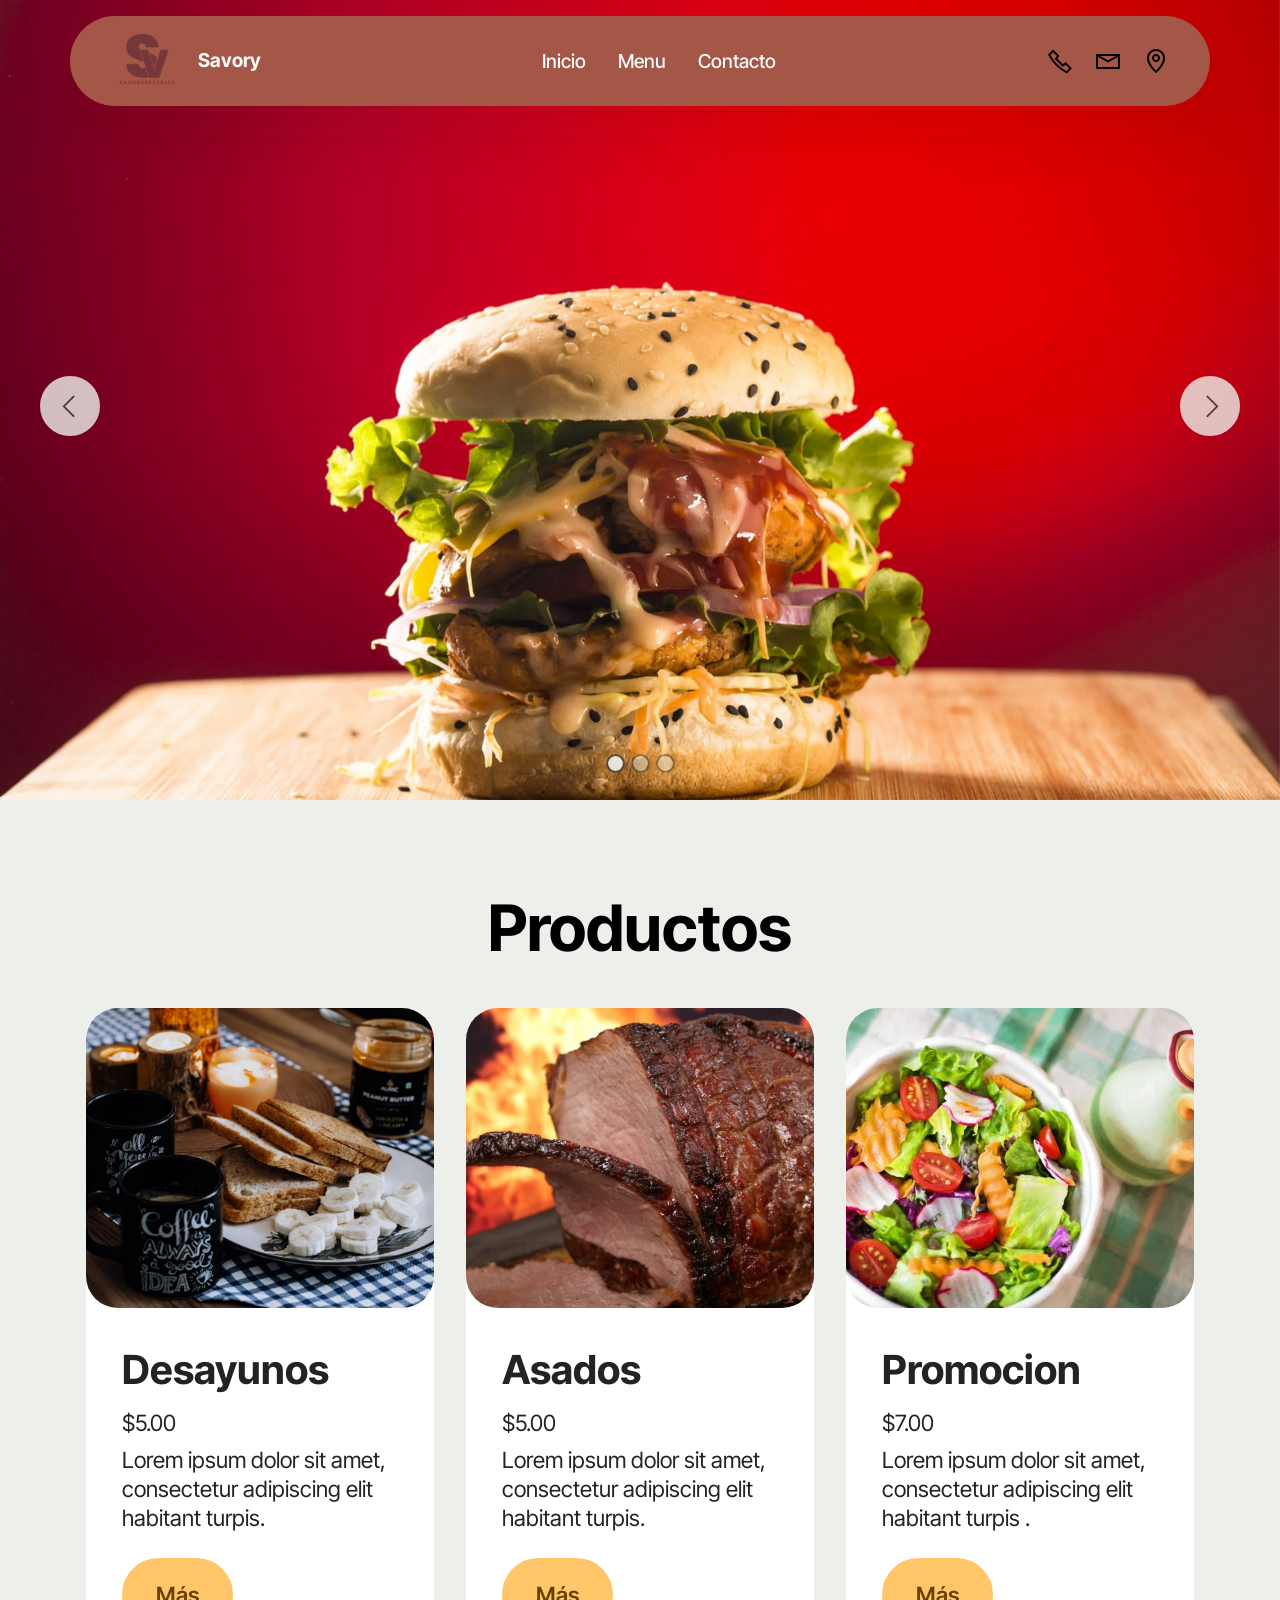
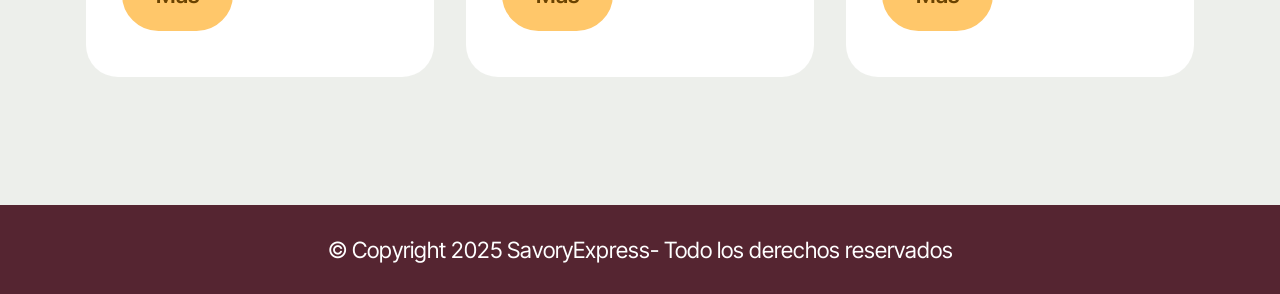
<file: index.html>
<!DOCTYPE html>
<html  >
<head>
  <!-- Site made with Mobirise Website Builder v5.9.6, https://mobirise.com -->
  <meta charset="UTF-8">
  <meta http-equiv="X-UA-Compatible" content="IE=edge">
  <meta name="generator" content="Mobirise v5.9.6, mobirise.com">
  <meta name="viewport" content="width=device-width, initial-scale=1, minimum-scale=1">
  <link rel="shortcut icon" href="assets/images/logo-96x89.png" type="image/x-icon">
  <meta name="description" content="">
  
  
  <title>home</title>
  <link rel="stylesheet" href="assets/web/assets/mobirise-icons2/mobirise2.css">
  <link rel="stylesheet" href="assets/bootstrap/css/bootstrap.min.css">
  <link rel="stylesheet" href="assets/bootstrap/css/bootstrap-grid.min.css">
  <link rel="stylesheet" href="assets/bootstrap/css/bootstrap-reboot.min.css">
  <link rel="stylesheet" href="assets/dropdown/css/style.css">
  <link rel="stylesheet" href="assets/theme/css/style.css">
  <link rel="preload" href="https://fonts.googleapis.com/css?family=Inter+Tight:100,200,300,400,500,600,700,800,900,100i,200i,300i,400i,500i,600i,700i,800i,900i&display=swap" as="style" onload="this.onload=null;this.rel='stylesheet'">
  <noscript><link rel="stylesheet" href="https://fonts.googleapis.com/css?family=Inter+Tight:100,200,300,400,500,600,700,800,900,100i,200i,300i,400i,500i,600i,700i,800i,900i&display=swap"></noscript>
  <link rel="preload" as="style" href="assets/mobirise/css/mbr-additional.css"><link rel="stylesheet" href="assets/mobirise/css/mbr-additional.css" type="text/css">

  
  
  
</head>
<body>
  
  <section data-bs-version="5.1" class="menu menu2 cid-tR0145ChDU" once="menu" id="menu02-r">
	

	<nav class="navbar navbar-dropdown navbar-fixed-top navbar-expand-lg">
		<div class="container">
			<div class="navbar-brand">
				<span class="navbar-logo">
					<a href="#">
						<img src="assets/images/logo-96x89.png" alt="Mobirise Website Builder" style="height: 4.1rem;">
					</a>
				</span>
				<span class="navbar-caption-wrap"><a class="navbar-caption text-white display-4" href="#">Savory</a></span>
			</div>
			<button class="navbar-toggler" type="button" data-toggle="collapse" data-bs-toggle="collapse" data-target="#navbarSupportedContent" data-bs-target="#navbarSupportedContent" aria-controls="navbarNavAltMarkup" aria-expanded="false" aria-label="Toggle navigation">
				<div class="hamburger">
					<span></span>
					<span></span>
					<span></span>
					<span></span>
				</div>
			</button>
			<div class="collapse navbar-collapse" id="navbarSupportedContent">
				<ul class="navbar-nav nav-dropdown nav-right" data-app-modern-menu="true"><li class="nav-item">
						<a class="nav-link link text-white display-4" href="../TPI-TEAMBLUE/index.html">Inicio</a>
					</li>
					<li class="nav-item">
						<a class="nav-link link text-white display-4" href="../TPI-TEAMBLUE/menu.html" aria-expanded="false">Menu</a>
					</li>
					<li class="nav-item">
						<a class="nav-link link text-white display-4" href="../TPI-TEAMBLUE/formulario.html">Contacto</a>
					</li></ul>
				<div class="icons-menu">
					<a class="iconfont-wrapper" href="#">
						<span class="p-2 mbr-iconfont mobi-mbri-phone mobi-mbri"></span>
					</a>
					<a class="iconfont-wrapper" href="#">
						<span class="p-2 mbr-iconfont mobi-mbri-letter mobi-mbri"></span>
					</a>
					<a class="iconfont-wrapper" href="#">
						<span class="p-2 mbr-iconfont mobi-mbri-map-pin mobi-mbri"></span>
					</a>
					
				</div>
				
			</div>
		</div>
	</nav>
</section>

<section data-bs-version="5.1" class="slider3 cid-tR61E7bkdF" id="slider03-t">
    
    <div class="carousel slide" id="tSpsKG0xo8" data-interval="5000" data-bs-interval="5000">
        <ol class="carousel-indicators">
            <li data-slide-to="0" data-bs-slide-to="0" class="active" data-target="#tSpsKG0xo8" data-bs-target="#tSpsKG0xo8"></li><li data-slide-to="1" data-bs-slide-to="1" class="" data-target="#tSpsKG0xo8" data-bs-target="#tSpsKG0xo8"></li><li data-slide-to="2" data-bs-slide-to="2" class="" data-target="#tSpsKG0xo8" data-bs-target="#tSpsKG0xo8"></li>
            
            
        </ol>
        <div class="carousel-inner">
            
            <div class="carousel-item slider-image item active">
                <div class="item-wrapper">
                    <img class="d-block w-100" src="assets/images/mbr-1-1920x1282.jpg" alt="Mobirise Website Builder" data-slide-to="0" data-bs-slide-to="0">
                </div>
            </div><div class="carousel-item slider-image item">
                <div class="item-wrapper">
                    <img class="d-block w-100" src="assets/images/mbr-2-1920x1280.jpg" alt="Mobirise Website Builder" data-slide-to="1" data-bs-slide-to="1">
                    
                    <div class="carousel-caption">
                        <h5 class="mbr-section-subtitle mbr-fonts-style mb-3 display-5">
                            <strong>Full-Width Slider</strong>
                        </h5>
                        <p class="mbr-section-text mbr-fonts-style mb-4 display-7">Click on the image to edit slides.</p>
                             
                    </div>
                </div>
            </div><div class="carousel-item slider-image item">
                <div class="item-wrapper">
                    <img class="d-block w-100" src="assets/images/mbr-3-1920x1280.jpg" alt="Mobirise Website Builder" data-slide-to="2" data-bs-slide-to="2">
                    
                    <div class="carousel-caption">
                        <h5 class="mbr-section-subtitle mbr-fonts-style mb-3 display-5">
                            <strong>Full-Width Slider</strong>
                        </h5>
                        <p class="mbr-section-text mbr-fonts-style mb-4 display-7">Click on the image to edit slides.</p>
                             
                    </div>
                </div>
            </div>
            
        </div>
        <a class="carousel-control carousel-control-prev" role="button" data-slide="prev" data-bs-slide="prev" href="#tSpsKG0xo8">
            <span class="mobi-mbri mobi-mbri-arrow-prev" aria-hidden="true"></span>
            <span class="sr-only visually-hidden">Previous</span>
        </a>
        <a class="carousel-control carousel-control-next" role="button" data-slide="next" data-bs-slide="next" href="#tSpsKG0xo8">
            <span class="mobi-mbri mobi-mbri-arrow-next" aria-hidden="true"></span>
            <span class="sr-only visually-hidden">Next</span>
        </a>
    </div>
</section>

<section data-bs-version="5.1" class="features4 cid-tR632w6sso" id="features04-w">
	
	
	<div class="container">
		<div class="row justify-content-center">
			<div class="col-12 content-head">
				<div class="mbr-section-head mb-5">
					<h4 class="mbr-section-title mbr-fonts-style align-center mb-0 display-2">
						<strong>Productos</strong></h4>
					
					
				</div>
			</div>
		</div>
		<div class="row">
			<div class="item features-image col-12 col-md-6 col-lg-4 active">
				<div class="item-wrapper">
					<div class="item-img">
						<img src="assets/images/mbr-1200x800.jpg" alt="Mobirise Website Builder" data-slide-to="0" data-bs-slide-to="0">
					</div>
					<div class="item-content">
						<h5 class="item-title mbr-fonts-style display-5"><strong>Desayunos</strong></h5>
						<h6 class="item-subtitle mbr-fonts-style display-7">
							$5.00
						</h6>
						<p class="mbr-text mbr-fonts-style display-7">
							Lorem ipsum dolor sit amet, consectetur adipiscing elit habitant turpis.
						</p>
						<div class="mbr-section-btn item-footer"><a href="assets/recipe/desayunos.html" class="btn item-btn btn-primary display-7">Más</a></div>
					</div>

				</div>
			</div><div class="item features-image col-12 col-md-6 col-lg-4">
				<div class="item-wrapper">
					<div class="item-img">
						<img src="assets/images/mbr-600x450.jpg" alt="Mobirise Website Builder" data-slide-to="1" data-bs-slide-to="1">
					</div>
					<div class="item-content">
						<h5 class="item-title mbr-fonts-style display-5"><strong>Asados</strong></h5>
						<h6 class="item-subtitle mbr-fonts-style display-7">
							$5.00
						</h6>
						<p class="mbr-text mbr-fonts-style display-7">
							Lorem ipsum dolor sit amet, consectetur adipiscing elit habitant turpis.
						</p>
						<div class="mbr-section-btn item-footer"><a href="assets/recipe/carnes.html" class="btn item-btn btn-primary display-7">Más</a></div>
					</div>

				</div>
			</div>
			<div class="item features-image col-12 col-md-6 col-lg-4">
				<div class="item-wrapper">
					<div class="item-img">
						<img src="assets/images/mbr-600x400.jpg" alt="Mobirise Website Builder" data-slide-to="3" data-bs-slide-to="3">
					</div>
					<div class="item-content">
						<h5 class="item-title mbr-fonts-style display-5">
							<strong>Promocion</strong></h5>
						<h6 class="item-subtitle mbr-fonts-style display-7">
							$7.00
						</h6>
						<p class="mbr-text mbr-fonts-style display-7">
							Lorem ipsum dolor sit amet, consectetur adipiscing elit habitant turpis .
						</p>
						<div class="mbr-section-btn item-footer"><a href="" class="btn item-btn btn-primary display-7">Más</a></div>
					</div>
				</div>
			</div>
			
		</div>
	</div>
</section>

<section data-bs-version="5.1" class="footer4 cid-tR00WySf7V" once="footers" id="footer04-s">

    

    

    <div class="container">
        <div class="media-container-row align-center mbr-white">
            <div class="col-12">
                <p class="mbr-text mb-0 mbr-fonts-style display-7">
                    © Copyright 2025 SavoryExpress- Todo los derechos reservados</p>
            </div>
        </div>
    </div>  
  
</body>
</html>
</file>
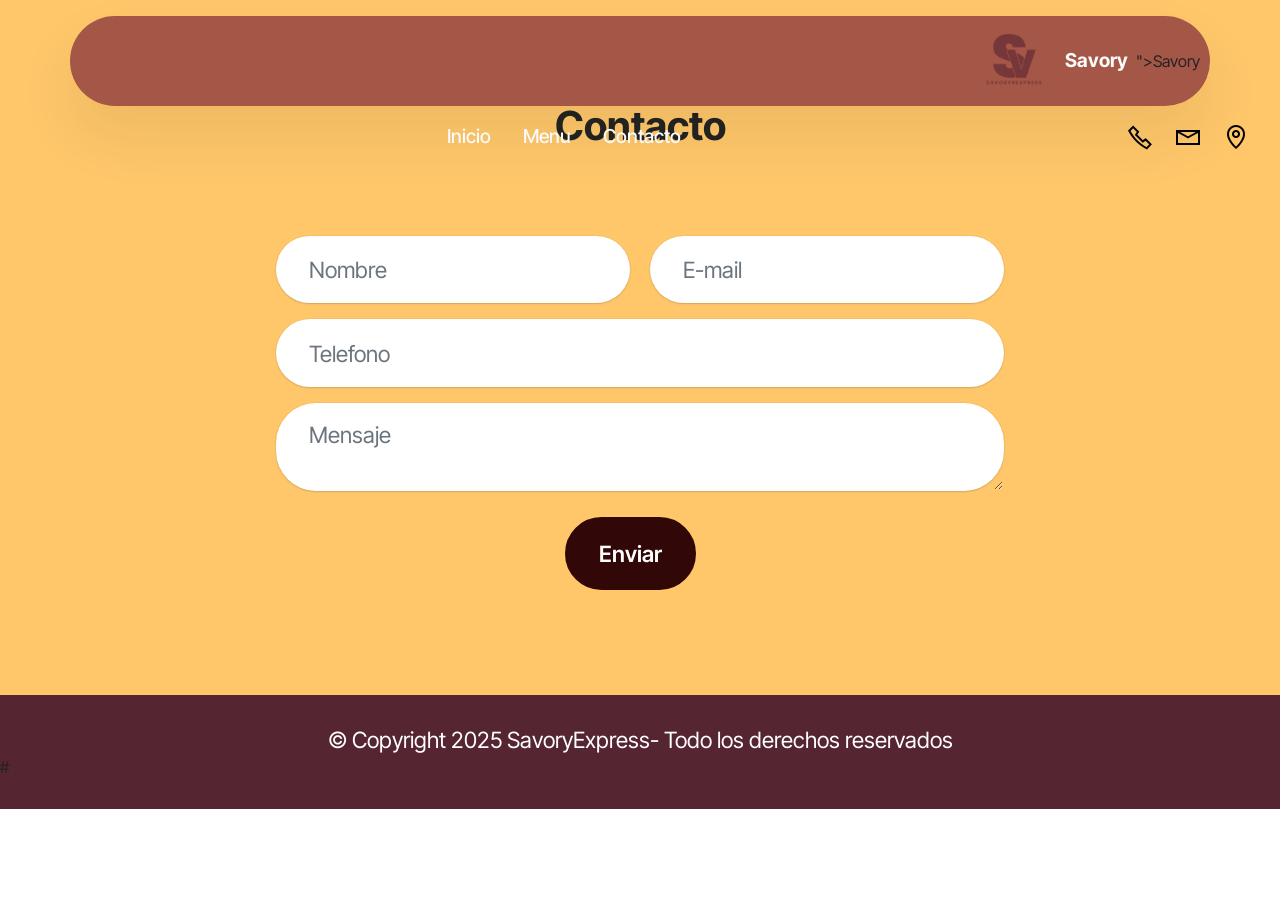
<file: formulario.html>
<!DOCTYPE html>
<html  >
<head>
  <!-- Site made with Mobirise Website Builder v5.9.6, https://mobirise.com -->
  <meta charset="UTF-8">
  <meta http-equiv="X-UA-Compatible" content="IE=edge">
  <meta name="generator" content="Mobirise v5.9.6, mobirise.com">
  <meta name="viewport" content="width=device-width, initial-scale=1, minimum-scale=1">
  <link rel="shortcut icon" href="assets/images/logo-96x89.png" type="image/x-icon">
  <meta name="description" content="">
  
  
  <title>formulario</title>
  <link rel="stylesheet" href="assets/web/assets/mobirise-icons2/mobirise2.css">
  <link rel="stylesheet" href="assets/bootstrap/css/bootstrap.min.css">
  <link rel="stylesheet" href="assets/bootstrap/css/bootstrap-grid.min.css">
  <link rel="stylesheet" href="assets/bootstrap/css/bootstrap-reboot.min.css">
  <link rel="stylesheet" href="assets/dropdown/css/style.css">
  <link rel="stylesheet" href="assets/theme/css/style.css">
  <link rel="preload" href="https://fonts.googleapis.com/css?family=Inter+Tight:100,200,300,400,500,600,700,800,900,100i,200i,300i,400i,500i,600i,700i,800i,900i&display=swap" as="style" onload="this.onload=null;this.rel='stylesheet'">
  <noscript><link rel="stylesheet" href="https://fonts.googleapis.com/css?family=Inter+Tight:100,200,300,400,500,600,700,800,900,100i,200i,300i,400i,500i,600i,700i,800i,900i&display=swap"></noscript>
  <link rel="preload" as="style" href="assets/mobirise/css/mbr-additional.css"><link rel="stylesheet" href="assets/mobirise/css/mbr-additional.css" type="text/css">

  
  
  
</head>
<body>
  
  <section data-bs-version="5.1" class="menu menu2 cid-tR0145ChDU" once="menu" id="menu02-x">
	

	<nav class="navbar navbar-dropdown navbar-fixed-top navbar-expand-lg">
		<div class="container">
			<div class="navbar-brand">
				<span class="navbar-logo">
					<a href="#">
						<img src="assets/images/logo-96x89.png" alt="Mobirise Website Builder" style="height: 4.1rem;">
					</a>
				</span>
				<span class="navbar-caption-wrap"><a class="navbar-caption text-white display-4" href="#">Savory</a></span>
			</div>">Savory</a></span>
			</div>
			<button class="navbar-toggler" type="button" data-toggle="collapse" data-bs-toggle="collapse" data-target="#navbarSupportedContent" data-bs-target="#navbarSupportedContent" aria-controls="navbarNavAltMarkup" aria-expanded="false" aria-label="Toggle navigation">
				<div class="hamburger">
					<span></span>
					<span></span>
					<span></span>
					<span></span>
				</div>
			</button>
			<div class="collapse navbar-collapse" id="navbarSupportedContent">
				<ul class="navbar-nav nav-dropdown nav-right" data-app-modern-menu="true"><li class="nav-item">
						<a class="nav-link link text-white display-4" href="../TPI-TEAMBLUE/index.html">Inicio</a>
					</li>
					<li class="nav-item">
						<a class="nav-link link text-white display-4" href="../TPI-TEAMBLUE/menu.html" aria-expanded="false">Menu</a>
					</li>
					<li class="nav-item">
						<a class="nav-link link text-white display-4" href="../TPI-TEAMBLUE/formulario.html">Contacto</a>
					</li></ul>
				<div class="icons-menu">
					<a class="iconfont-wrapper" href="#">
						<span class="p-2 mbr-iconfont mobi-mbri-phone mobi-mbri"></span>
					</a>
					<a class="iconfont-wrapper" href="#">
						<span class="p-2 mbr-iconfont mobi-mbri-letter mobi-mbri"></span>
					</a>
					<a class="iconfont-wrapper" href="#">
						<span class="p-2 mbr-iconfont mobi-mbri-map-pin mobi-mbri"></span>
					</a>
					
				</div>
				
			</div>
		</div>
	</nav>
</section>

<section data-bs-version="5.1" class="form5 cid-tR63lDxWO6" id="form02-z">
    
    
    <div class="container">
        <div class="row justify-content-center">
            <div class="col-12 content-head">
                <div class="mbr-section-head mb-5">
                    <h3 class="mbr-section-title mbr-fonts-style align-center mb-0 display-5">
                        <strong>Contacto</strong></h3>
                    
                </div>
            </div>
        </div>
        <div class="row justify-content-center mt-4">
            <div class="col-lg-8 mx-auto mbr-form" data-form-type="formoid">
                <form action="https://mobirise.eu/" method="POST" class="mbr-form form-with-styler" data-form-title="Form Name"><input type="hidden" name="email" data-form-email="true" value="t4XLZ5r4zOU5D8G3FDX3rqonwcRZkTQHHadRgbiMSHH7fOJl+zvlXKmJLW+UTFtCgBSZbcIkHgRdXXiu3EwkX72CDQ6mFT8ZyM7nhkPSzowMqSdSkOtWOqZ5T3rNtkcM">
                    <div class="row">
                        <div hidden="hidden" data-form-alert="" class="alert alert-success col-12">Thanks for filling out the form!</div>
                        <div hidden="hidden" data-form-alert-danger="" class="alert alert-danger col-12">
                            Oops...! some problem!
                        </div>
                    </div>
                    <div class="dragArea row">
                        <div class="col-md col-sm-12 form-group mb-3" data-for="name">
                            <input type="text" name="name" placeholder="Nombre" data-form-field="name" class="form-control" value="" id="name-form02-z">
                        </div>
                        <div class="col-md col-sm-12 form-group mb-3" data-for="email">
                            <input type="email" name="email" placeholder="E-mail" data-form-field="email" class="form-control" value="" id="email-form02-z">
                        </div>
                        <div class="col-12 form-group mb-3" data-for="phone">
                            <input type="tel" name="phone" placeholder="Telefono" data-form-field="phone" class="form-control" value="" id="phone-form02-z">
                        </div>
                        <div class="col-12 form-group mb-3" data-for="textarea">
                            <textarea name="textarea" placeholder="Mensaje" data-form-field="textarea" class="form-control" id="textarea-form02-z"></textarea>
                        </div>
                        <div class="col-lg-12 col-md-12 col-sm-12 align-center mbr-section-btn"><button type="submit" class="btn btn-info display-7">Enviar</button></div>
                    </div>
                </form>
            </div>
        </div>
    </div>
</section>

<section data-bs-version="5.1" class="footer4 cid-tR00WySf7V" once="footers" id="footer04-y">

    

    

    <div class="container">
        <div class="media-container-row align-center mbr-white">
            <div class="col-12">
                <p class="mbr-text mb-0 mbr-fonts-style display-7">
                    © Copyright 2025 SavoryExpress- Todo los derechos reservados</p>
            </div>
        </div>
    </div>
  
#
</file>
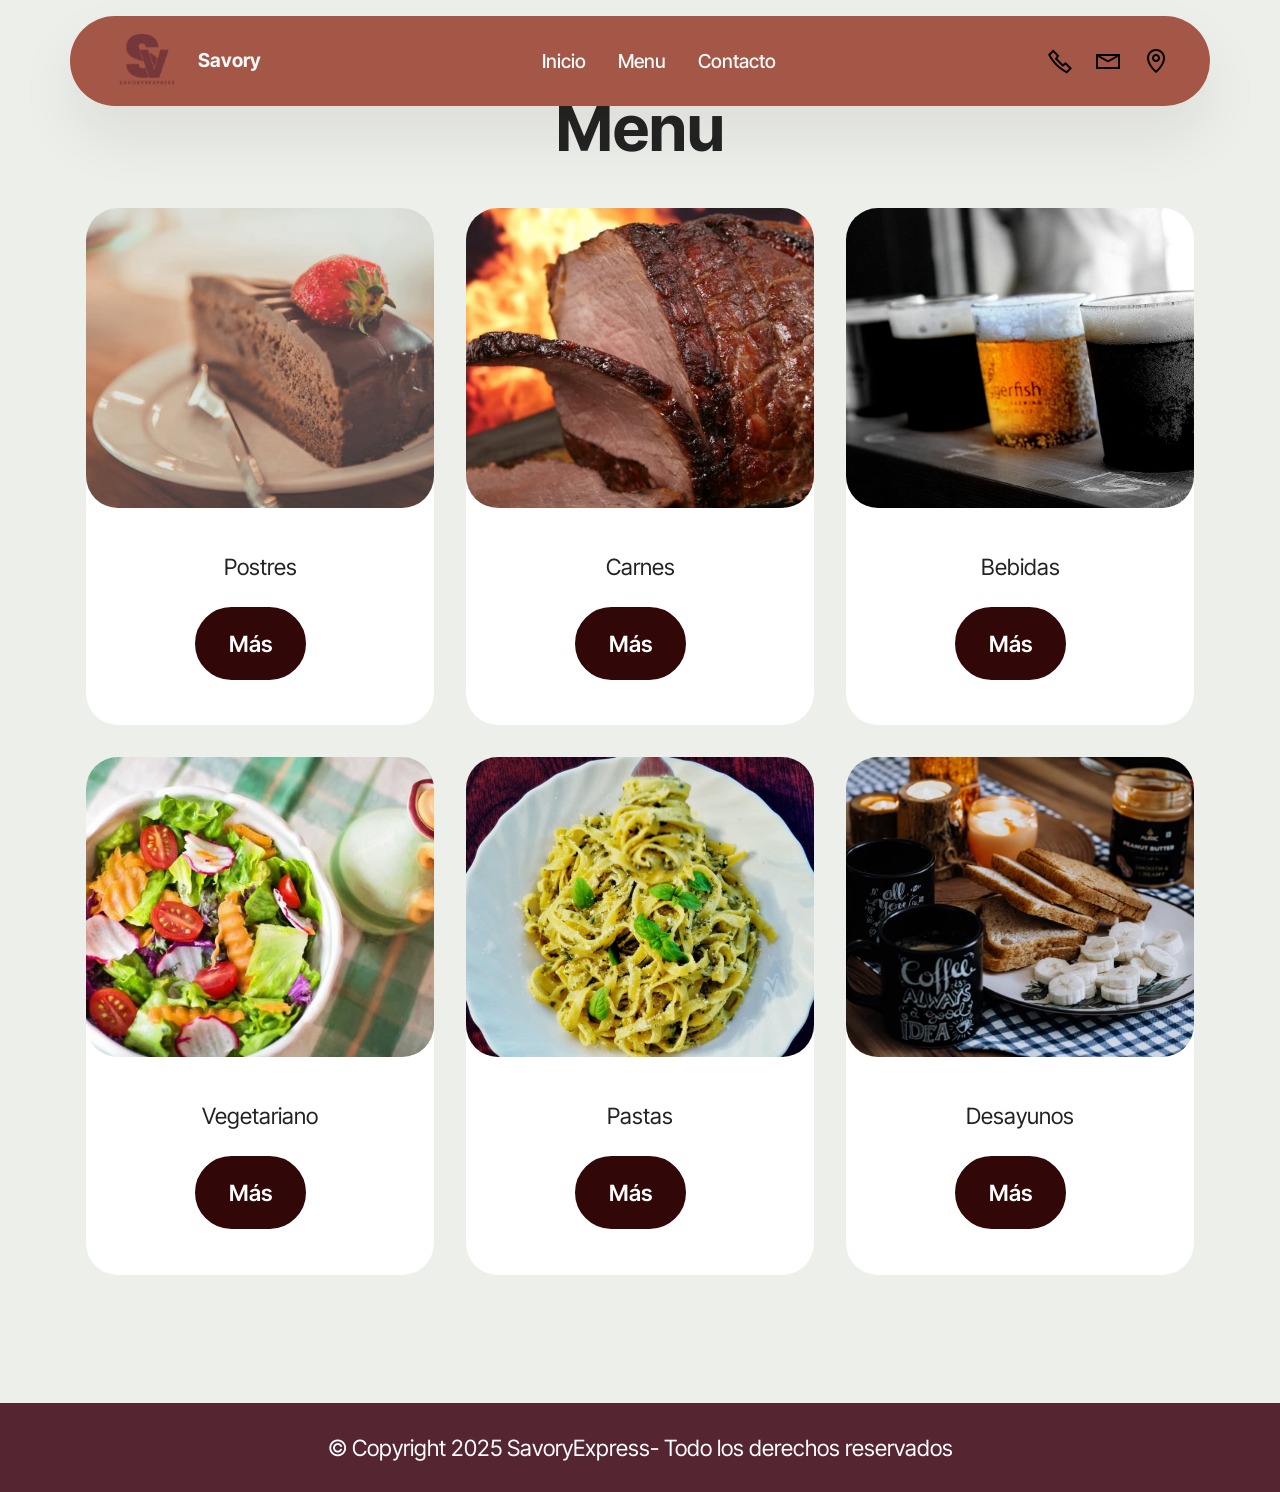
<file: menu.html>
<!DOCTYPE html>
<html  >
<head>
  <!-- Site made with Mobirise Website Builder v5.9.6, https://mobirise.com -->
  <meta charset="UTF-8">
  <meta http-equiv="X-UA-Compatible" content="IE=edge">
  <meta name="generator" content="Mobirise v5.9.6, mobirise.com">
  <meta name="viewport" content="width=device-width, initial-scale=1, minimum-scale=1">
  <link rel="shortcut icon" href="assets/images/logo-96x89.png" type="image/x-icon">
  <meta name="description" content="">
  
  
  <title>menu</title>
  <link rel="stylesheet" href="assets/web/assets/mobirise-icons2/mobirise2.css">
  <link rel="stylesheet" href="assets/bootstrap/css/bootstrap.min.css">
  <link rel="stylesheet" href="assets/bootstrap/css/bootstrap-grid.min.css">
  <link rel="stylesheet" href="assets/bootstrap/css/bootstrap-reboot.min.css">
  <link rel="stylesheet" href="assets/dropdown/css/style.css">
  <link rel="stylesheet" href="assets/theme/css/style.css">
  <link rel="preload" href="https://fonts.googleapis.com/css?family=Inter+Tight:100,200,300,400,500,600,700,800,900,100i,200i,300i,400i,500i,600i,700i,800i,900i&display=swap" as="style" onload="this.onload=null;this.rel='stylesheet'">
  <noscript><link rel="stylesheet" href="https://fonts.googleapis.com/css?family=Inter+Tight:100,200,300,400,500,600,700,800,900,100i,200i,300i,400i,500i,600i,700i,800i,900i&display=swap"></noscript>
  <link rel="preload" as="style" href="assets/mobirise/css/mbr-additional.css"><link rel="stylesheet" href="assets/mobirise/css/mbr-additional.css" type="text/css">

  
  
  
</head>
<body>
  
  <section data-bs-version="5.1" class="menu menu2 cid-tR0145ChDU" once="menu" id="menu02-10">
	

	<nav class="navbar navbar-dropdown navbar-fixed-top navbar-expand-lg">
		<div class="container">
			<div class="navbar-brand">
				<span class="navbar-logo">
					<a href="#">
						<img src="assets/images/logo-96x89.png" alt="Mobirise Website Builder" style="height: 4.1rem;">
					</a>
				</span>
				<span class="navbar-caption-wrap"><a class="navbar-caption text-white display-4" href="#">Savory</a></span>
			</div>
			<button class="navbar-toggler" type="button" data-toggle="collapse" data-bs-toggle="collapse" data-target="#navbarSupportedContent" data-bs-target="#navbarSupportedContent" aria-controls="navbarNavAltMarkup" aria-expanded="false" aria-label="Toggle navigation">
				<div class="hamburger">
					<span></span>
					<span></span>
					<span></span>
					<span></span>
				</div>
			</button>
			<div class="collapse navbar-collapse" id="navbarSupportedContent">
				<ul class="navbar-nav nav-dropdown nav-right" data-app-modern-menu="true"><li class="nav-item">
						<a class="nav-link link text-white display-4" href="../TPI-TEAMBLUE/index.html">Inicio</a>
					</li>
					<li class="nav-item">
						<a class="nav-link link text-white display-4" href="../TPI-TEAMBLUE/menu.html" aria-expanded="false">Menu</a>
					</li>
					<li class="nav-item">
						<a class="nav-link link text-white display-4" href="../TPI-TEAMBLUE/formulario.html">Contacto</a>
					</li></ul>
				<div class="icons-menu">
					<a class="iconfont-wrapper" href="#">
						<span class="p-2 mbr-iconfont mobi-mbri-phone mobi-mbri"></span>
					</a>
					<a class="iconfont-wrapper" href="#">
						<span class="p-2 mbr-iconfont mobi-mbri-letter mobi-mbri"></span>
					</a>
					<a class="iconfont-wrapper" href="#">
						<span class="p-2 mbr-iconfont mobi-mbri-map-pin mobi-mbri"></span>
					</a>
					
				</div>
				
			</div>
		</div>
	</nav>
</section>

<section data-bs-version="5.1" class="features6 cid-tR6wBFC3b9" id="features06-12">
	
	
	<div class="container">
		<div class="row justify-content-center">
			<div class="col-12 content-head">
				<div class="mbr-section-head mb-5">
					<h4 class="mbr-section-title mbr-fonts-style align-center mb-0 display-2"><strong>Menu</strong></h4>
					
					
				</div>
			</div>
		</div>
		<div class="row">
			<div class="item features-image col-12 col-md-6 col-lg-4">
				<div class="item-wrapper">
					<div class="item-img">
						<img src="assets/images/mbr-1-600x400.jpg" alt="Mobirise Website Builder" data-slide-to="0" data-bs-slide-to="0">
					</div>
					<div class="item-content">
						
						<p class="mbr-text mbr-fonts-style mt-2 display-7">Postres</p>

						<div class="col-lg-12 col-md-12 col-sm-12 align-center mbr-section-btn"><a href="assets/recipe/postre.html"><button type="submit" name="postres" class="btn btn-info display-7">Más</button></a></div>

					</div>
				</div>
			</div>
			<div class="item features-image col-12 col-md-6 col-lg-4">
				<div class="item-wrapper">
					<div class="item-img">
						<img src="assets/images/mbr-600x450.jpg" alt="Mobirise Website Builder" data-slide-to="1" data-bs-slide-to="1">
					</div>
					<div class="item-content">
						
						<p class="mbr-text mbr-fonts-style mt-2 display-7">
							Carnes
						</p>
						<div class="col-lg-12 col-md-12 col-sm-12 align-center mbr-section-btn"><a href="assets/recipe/carnes.html"><button type="submit" name="carnes" class="btn btn-info display-7">Más</button></a></div>

					</div>
				</div>
			</div><div class="item features-image col-12 col-md-6 col-lg-4">
				<div class="item-wrapper">
					<div class="item-img">
						<img src="assets/images/mbr-1-1200x800.jpg" alt="Mobirise Website Builder" data-slide-to="2" data-bs-slide-to="2">
					</div>
					<div class="item-content">
						
						<p class="mbr-text mbr-fonts-style mt-2 display-7">
							Bebidas
						</p>
						<div class="col-lg-12 col-md-12 col-sm-12 align-center mbr-section-btn"><button type="submit" name="bebidas" class="btn btn-info display-7">Más</button></div>

					</div>
				</div>
			</div><div class="item features-image col-12 col-md-6 col-lg-4">
				<div class="item-wrapper">
					<div class="item-img">
						<img src="assets/images/mbr-600x400.jpg" alt="Mobirise Website Builder" data-slide-to="3" data-bs-slide-to="3">
					</div>
					<div class="item-content">
						
						<p class="mbr-text mbr-fonts-style mt-2 display-7">
							Vegetariano
						</p>
						<div class="col-lg-12 col-md-12 col-sm-12 align-center mbr-section-btn"><button type="submit" name="vegetariano" class="btn btn-info display-7">Más</button></div>

					</div>
				</div>
			</div>
			<div class="item features-image col-12 col-md-6 col-lg-4">
				<div class="item-wrapper">
					<div class="item-img">
						<img src="assets/images/mbr-600x514.jpg" alt="Mobirise Website Builder" data-slide-to="5" data-bs-slide-to="5">
					</div>
					<div class="item-content">
						
						<p class="mbr-text mbr-fonts-style mt-2 display-7">
							Pastas 
						</p>
						<div class="col-lg-12 col-md-12 col-sm-12 align-center mbr-section-btn"><button type="submit" name= "pastas" class="btn btn-info display-7">Más</button></div>

					</div>
				</div>
			</div><div class="item features-image col-12 col-md-6 col-lg-4">
				<div class="item-wrapper">
					<div class="item-img">
						<img src="assets/images/mbr-1200x800.jpg" alt="Mobirise Website Builder" data-slide-to="6" data-bs-slide-to="6">
					</div>
					<div class="item-content">
						
						<p class="mbr-text mbr-fonts-style mt-2 display-7">
							Desayunos
						</p>
						<div class="col-lg-12 col-md-12 col-sm-12 align-center mbr-section-btn"><button type="submit" name="" class="btn btn-info display-7">Más</button></div>

					</div>
				</div>
			</div>
		</div>
	</div>
</section>

<section data-bs-version="5.1" class="footer4 cid-tR00WySf7V" once="footers" id="footer04-11">

    

    

    <div class="container">
        <div class="media-container-row align-center mbr-white">
            <div class="col-12">
                <p class="mbr-text mb-0 mbr-fonts-style display-7">
                    © Copyright 2025 SavoryExpress- Todo los derechos reservados</p>
            </div>
        </div>
    </div>
  
  
</body>
</html>
</file>
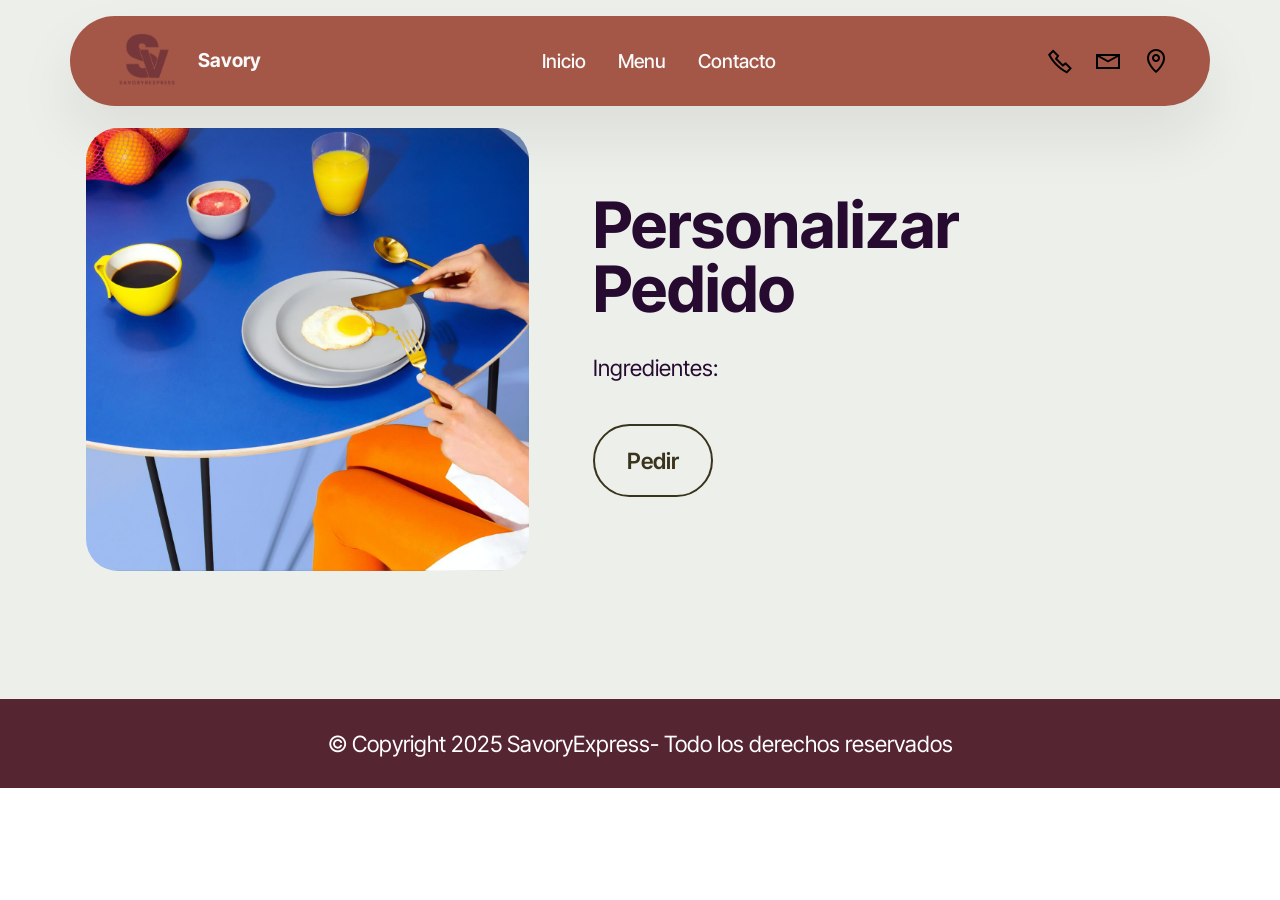
<file: personalizacion.html>
<!DOCTYPE html>
<html  >
<head>
  <!-- Site made with Mobirise Website Builder v5.9.6, https://mobirise.com -->
  <meta charset="UTF-8">
  <meta http-equiv="X-UA-Compatible" content="IE=edge">
  <meta name="generator" content="Mobirise v5.9.6, mobirise.com">
  <meta name="viewport" content="width=device-width, initial-scale=1, minimum-scale=1">
  <link rel="shortcut icon" href="assets/images/logo-96x89.png" type="image/x-icon">
  <meta name="description" content="">
  
  
  <title>personalizacion</title>
  <link rel="stylesheet" href="assets/web/assets/mobirise-icons2/mobirise2.css">
  <link rel="stylesheet" href="assets/bootstrap/css/bootstrap.min.css">
  <link rel="stylesheet" href="assets/bootstrap/css/bootstrap-grid.min.css">
  <link rel="stylesheet" href="assets/bootstrap/css/bootstrap-reboot.min.css">
  <link rel="stylesheet" href="assets/dropdown/css/style.css">
  <link rel="stylesheet" href="assets/theme/css/style.css">
  <link rel="preload" href="https://fonts.googleapis.com/css?family=Inter+Tight:100,200,300,400,500,600,700,800,900,100i,200i,300i,400i,500i,600i,700i,800i,900i&display=swap" as="style" onload="this.onload=null;this.rel='stylesheet'">
  <noscript><link rel="stylesheet" href="https://fonts.googleapis.com/css?family=Inter+Tight:100,200,300,400,500,600,700,800,900,100i,200i,300i,400i,500i,600i,700i,800i,900i&display=swap"></noscript>
  <link rel="preload" as="style" href="assets/mobirise/css/mbr-additional.css"><link rel="stylesheet" href="assets/mobirise/css/mbr-additional.css" type="text/css">

  
  
  
</head>
<body>
  
  <section data-bs-version="5.1" class="menu menu2 cid-tR0145ChDU" once="menu" id="menu02-l">
	

	<nav class="navbar navbar-dropdown navbar-fixed-top navbar-expand-lg">
		<div class="container">
			<div class="navbar-brand">
				<span class="navbar-logo">
					<a href="../TPI-TEAMBLUE/index.html">
						<img src="assets/images/logo-96x89.png" alt="Mobirise Website Builder" style="height: 4.1rem;">
					</a>
				</span>
				<span class="navbar-caption-wrap"><a class="navbar-caption text-white display-4" href="#	">Savory</a></span>
			</div>
			<button class="navbar-toggler" type="button" data-toggle="collapse" data-bs-toggle="collapse" data-target="#navbarSupportedContent" data-bs-target="#navbarSupportedContent" aria-controls="navbarNavAltMarkup" aria-expanded="false" aria-label="Toggle navigation">
				<div class="hamburger">
					<span></span>
					<span></span>
					<span></span>
					<span></span>
				</div>
			</button>
			<div class="collapse navbar-collapse" id="navbarSupportedContent">
				<ul class="navbar-nav nav-dropdown nav-right" data-app-modern-menu="true"><li class="nav-item">
						<a class="nav-link link text-white display-4" href="../TPI-TEAMBLUE/index.html">Inicio</a>
					</li>
					<li class="nav-item">
						<a class="nav-link link text-white display-4" href="../TPI-TEAMBLUE/menu.html" aria-expanded="false">Menu</a>
					</li>
					<li class="nav-item">
						<a class="nav-link link text-white display-4" href="../TPI-TEAMBLUE/formulario.html">Contacto</a>
					</li></ul>
				<div class="icons-menu">
					<a class="iconfont-wrapper" href="#">
						<span class="p-2 mbr-iconfont mobi-mbri-phone mobi-mbri"></span>
					</a>
					<a class="iconfont-wrapper" href="#">
						<span class="p-2 mbr-iconfont mobi-mbri-letter mobi-mbri"></span>
					</a>
					<a class="iconfont-wrapper" href="#">
						<span class="p-2 mbr-iconfont mobi-mbri-map-pin mobi-mbri"></span>
					</a>
					
				</div>
				
			</div>
		</div>
	</nav>
</section>

<section data-bs-version="5.1" class="article2 cid-tR56s985aW" id="article02-q">
	

	
	

	<div class="container">
		<div class="row justify-content-center">
			<div class="col-12 col-md-12 col-lg-5 image-wrapper">
				<img class="w-100" src="assets/images/gallery03.jpg" alt="Mobirise Website Builder">
			</div>
			<div class="col-12 col-md-12 col-lg">
				<div class="text-wrapper align-left">
					<h1 class="mbr-section-title mbr-fonts-style mb-4 display-2"><strong>Personalizar Pedido</strong></h1>
					<p class="mbr-text align-left mbr-fonts-style mb-4 display-7">Ingredientes:&nbsp;</p>
					<div class="mbr-section-btn align-left mt-3"><a class="btn btn-success-outline display-7" href="https://mobiri.se">Pedir</a></div>
				</div>
			</div>
		</div>
	</div>
</section>

<section data-bs-version="5.1" class="footer4 cid-tR00WySf7V" once="footers" id="footer04-k">

    

    

    <div class="container">
        <div class="media-container-row align-center mbr-white">
            <div class="col-12">
                <p class="mbr-text mb-0 mbr-fonts-style display-7">
                    © Copyright 2025 SavoryExpress- Todo los derechos reservados</p>
            </div>
        </div>
    </div>
  
  
</body>
</html>
</file>
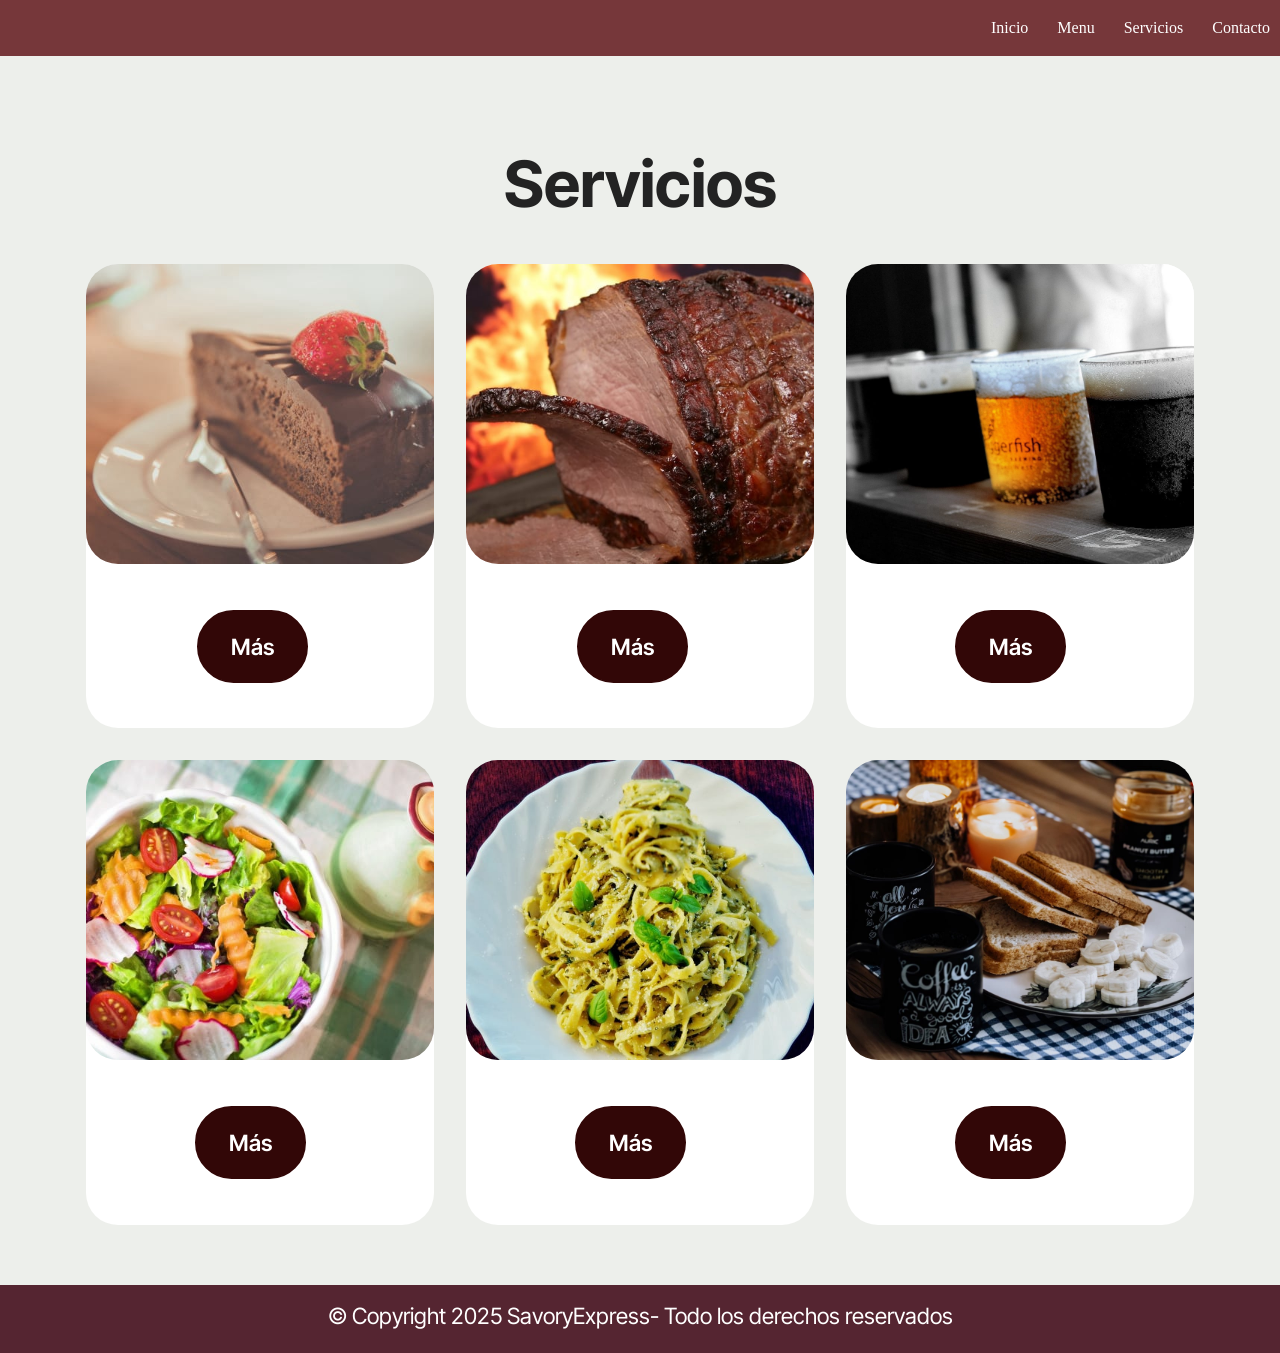
<file: servicios.html>
<!DOCTYPE html>
<html lang="en">
<head>
    <meta charset="UTF-8">
    <meta name="viewport" content="width=device-width, initial-scale=1.0">
    <title>Document</title>
    <link rel="stylesheet" href="assets/web/assets/mobirise-icons2/mobirise2.css">
  <link rel="stylesheet" href="assets/bootstrap/css/bootstrap.min.css">
  <link rel="stylesheet" href="assets/bootstrap/css/bootstrap-grid.min.css">
  <link rel="stylesheet" href="assets/bootstrap/css/bootstrap-reboot.min.css">
  <link rel="stylesheet" href="assets/dropdown/css/style.css">
  <link rel="stylesheet" href="assets/theme/css/style.css">
  <link rel="preload" href="https://fonts.googleapis.com/css?family=Inter+Tight:100,200,300,400,500,600,700,800,900,100i,200i,300i,400i,500i,600i,700i,800i,900i&display=swap" as="style" onload="this.onload=null;this.rel='stylesheet'">
  <noscript><link rel="stylesheet" href="https://fonts.googleapis.com/css?family=Inter+Tight:100,200,300,400,500,600,700,800,900,100i,200i,300i,400i,500i,600i,700i,800i,900i&display=swap"></noscript>
  <link rel="preload" as="style" href="assets/mobirise/css/mbr-additional.css"><link rel="stylesheet" href="assets/mobirise/css/mbr-additional.css" type="text/css">
</head>

<style>
    body{
        margin: 0;
        padding: 0;
        font-family: poppins;
     }

       #boton , a {
            text-decoration: none;
            color: white;
            margin-left: 5px ;
        }

        .footer_service {
            padding: 1em 0;
            background-color: #552531;
            text-align: center;
            position: absolute;
            bottom: 0;
            width: 100%;
            height: 5%;
        }
        .footer_service p{
            color: white;
        }


        .navbarsv {
            background-color: #76373a;
            color: #fff;
        }

        
        .navbarsv ul {
            text-align: right;
            list-style-type: none;
            margin: 0;
            padding: 0;
        }

        .navbarsv ul li {
        justify-content: flex-end;
         display: inline-block;
        }

        .navbarsv ul li a {
            display: block;
            justify-content: flex-end;
            padding: 20px 10px;
            color: #fff;
            text-decoration: none;
        }

        .navbarsv ul li a:hover {
            background-color: #de8556;
        }
    </style>


<body>
    <nav class="navbarsv">
        <ul>
            <li><a href="index.html">Inicio</a></li>
            <li><a href="menu.html">Menu</a></li>
            <li><a href="#">Servicios</a></li>
            <li><a href="formulario.html">Contacto</a></li>
        </ul>
    </nav>

    <section data-bs-version="5.1" class="features6 cid-tR6wBFC3b9" id="features06-12">
	
	
        <div class="container">
            <div class="row justify-content-center">
                <div class="col-12 content-head">
                    <div class="mbr-section-head mb-5">
                        <h4 class="mbr-section-title mbr-fonts-style align-center mb-0 display-2"><strong>Servicios</strong></h4>
                        
                        
                    </div>
                </div>
            </div>
            <div class="row">
                <div class="item features-image col-12 col-md-6 col-lg-4">
                    <div class="item-wrapper">
                        <div class="item-img">
                            <img src="assets/images/mbr-1-600x400.jpg" alt="Mobirise Website Builder" data-slide-to="0" data-bs-slide-to="0">
                        </div>
                        <div class="item-content">    
                            <div class="col-lg-12 col-md-12 col-sm-12 align-center mbr-section-btn"><a href="assets/recipe/postre.html"><button type="submit" name="postres" class="btn btn-info display-7">Más</button></a></div>
    
                        </div>
                    </div>
                </div>
                <div class="item features-image col-12 col-md-6 col-lg-4">
                    <div class="item-wrapper">
                        <div class="item-img">
                            <img src="assets/images/mbr-600x450.jpg" alt="Mobirise Website Builder" data-slide-to="1" data-bs-slide-to="1">
                        </div>
                        <div class="item-content">
                            <div class="col-lg-12 col-md-12 col-sm-12 align-center mbr-section-btn"><a href="assets/recipe/carnes.html"><button type="submit" name="carnes" class="btn btn-info display-7">Más</button></a></div>
    
                        </div>
                    </div>
                </div><div class="item features-image col-12 col-md-6 col-lg-4">
                    <div class="item-wrapper">
                        <div class="item-img">
                            <img src="assets/images/mbr-1-1200x800.jpg" alt="Mobirise Website Builder" data-slide-to="2" data-bs-slide-to="2">
                        </div>
                        <div class="item-content">
                            <div class="col-lg-12 col-md-12 col-sm-12 align-center mbr-section-btn"><button type="submit" name="bebidas" class="btn btn-info display-7">Más</button></div>
    
                        </div>
                    </div>
                </div><div class="item features-image col-12 col-md-6 col-lg-4">
                    <div class="item-wrapper">
                        <div class="item-img">
                            <img src="assets/images/mbr-600x400.jpg" alt="Mobirise Website Builder" data-slide-to="3" data-bs-slide-to="3">
                        </div>
                        <div class="item-content">
                            <div class="col-lg-12 col-md-12 col-sm-12 align-center mbr-section-btn"><button type="submit" name="vegetariano" class="btn btn-info display-7">Más</button></div>
                        </div>
                    </div>
                </div>
                <div class="item features-image col-12 col-md-6 col-lg-4">
                    <div class="item-wrapper">
                        <div class="item-img">
                            <img src="assets/images/mbr-600x514.jpg" alt="Mobirise Website Builder" data-slide-to="5" data-bs-slide-to="5">
                        </div>
                        <div class="item-content">
                            <div class="col-lg-12 col-md-12 col-sm-12 align-center mbr-section-btn"><button type="submit" name= "pastas" class="btn btn-info display-7">Más</button></div>
                        </div>
                    </div>
                </div><div class="item features-image col-12 col-md-6 col-lg-4">
                    <div class="item-wrapper">
                        <div class="item-img">
                            <img src="assets/images/mbr-1200x800.jpg" alt="Mobirise Website Builder" data-slide-to="6" data-bs-slide-to="6">
                        </div>
                        <div class="item-content">
                            <div class="col-lg-12 col-md-12 col-sm-12 align-center mbr-section-btn"><button type="submit" name="" class="btn btn-info display-7">Más</button></div>
                        </div>
                    </div>
                </div>
            </div>
        </div>
    </section>

    <div class="footer_service">
        <div class="media-container-row align-center mbr-white">
            <div class="col-12">
                <p class="mbr-text mb-0 mbr-fonts-style display-7">
                    © Copyright 2025 SavoryExpress- Todo los derechos reservados</p>
            </div>
        </div>
    </div>
<script src="https://cdn.jsdelivr.net/npm/bootstrap@5.3.2/dist/js/bootstrap.bundle.min.js" integrity="sha384-C6RzsynM9kWDrMNeT87bh95OGNyZPhcTNXj1NW7RuBCsyN/o0jlpcV8Qyq46cDfL" crossorigin="anonymous"></script></div>
</div>
</body>
</html>
</file>
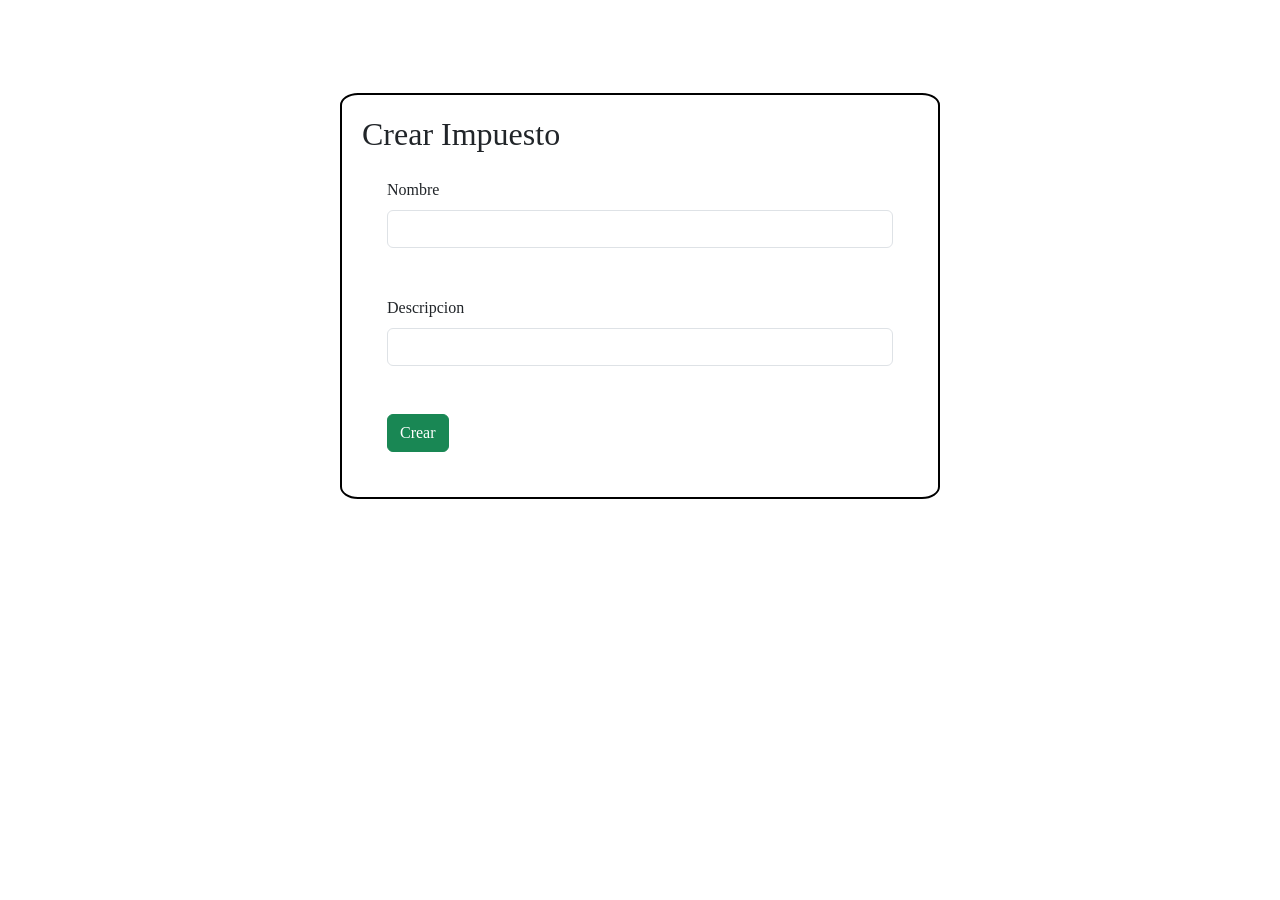
<file: assets/abm_categoria/alta_categoria.html>
<!DOCTYPE html>
<html lang="en">
<head>
    <meta charset="UTF-8">
    <meta name="viewport" content="width=device-width, initial-scale=1.0">
    <title>Alta Categoria</title>
    <link href="https://cdn.jsdelivr.net/npm/bootstrap@5.3.2/dist/css/bootstrap.min.css" rel="stylesheet" integrity="sha384-T3c6CoIi6uLrA9TneNEoa7RxnatzjcDSCmG1MXxSR1GAsXEV/Dwwykc2MPK8M2HN" crossorigin="anonymous"></head>
</head>
<style>
     body{
        margin: auto;
        padding: 0;
        font-family: poppins;
     }

     h2{
        margin: auto;
     }

     .mb-3 {
            margin: 340px;
            margin-top: 93px;
            border: 2px solid black;
            border-radius: 3%;
            padding: 20px;
        }

    .mb-3 form {
        padding: 25px;
        justify-content: space-around;
    }

</style>
<body>
    <div class="mb-3">
        <h2>Crear Impuesto</h2>
        <form action="alta_categoria2.php" method="post">
            <label for="exampleFormControlInput1" class="form-label">Nombre</label>
            <input type="text" name="nombreC" class="form-control" id="exampleFormControlInput1">
            <br><br>
            <label for="exampleFormControlTextarea1" class="form-label">Descripcion</label>
            <input type="text" name="desc" class="form-control" id="exampleFormControlInput1">
            <br><br>
            <input type="submit" class="btn btn-success" value="Crear">
        </form>
    </div>

</body>
</html>
</file>
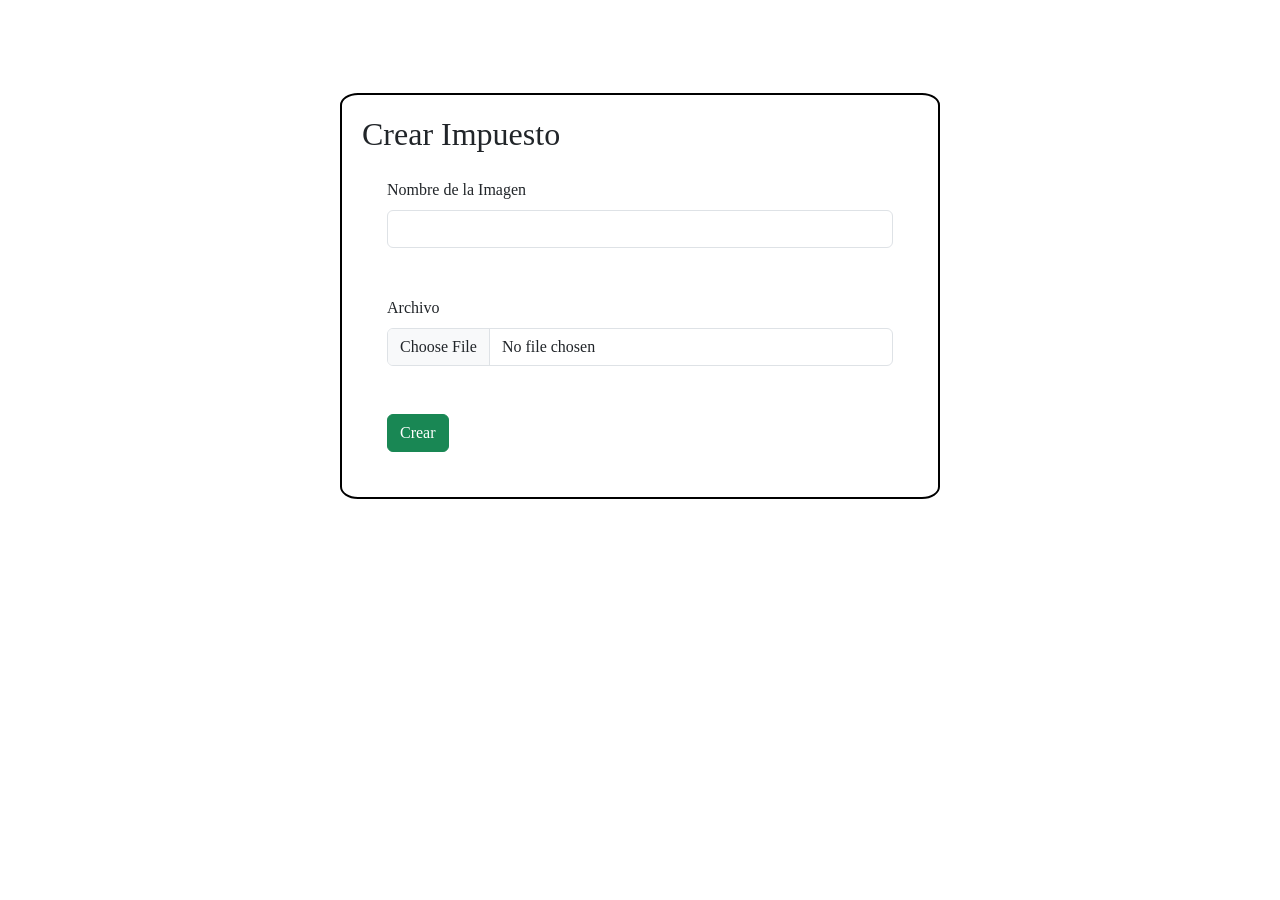
<file: assets/abm_imagenes/alta_imagen.html>
<!DOCTYPE html>
<html lang="en">
<head>
    <meta charset="UTF-8">
    <meta name="viewport" content="width=device-width, initial-scale=1.0">
    <title>altaimpuesto</title>
    <link href="https://cdn.jsdelivr.net/npm/bootstrap@5.3.2/dist/css/bootstrap.min.css" rel="stylesheet" integrity="sha384-T3c6CoIi6uLrA9TneNEoa7RxnatzjcDSCmG1MXxSR1GAsXEV/Dwwykc2MPK8M2HN" crossorigin="anonymous"></head>
</head>
<style>
     body{
        margin: auto;
        padding: 0;
        font-family: poppins;
     }

     h2{
        margin: auto;
     }

     .mb-3 {
            margin: 340px;
            margin-top: 93px;
            border: 2px solid black;
            border-radius: 3%;
            padding: 20px;
        }

    .mb-3 form {
        padding: 25px;
        justify-content: space-around;
    }

</style>
<body>
    <div class="mb-3">
        <h2>Crear Impuesto</h2>
        <form action="alta_imagen2.php" method="post">
            <label for="exampleFormControlInput1" class="form-label">Nombre de la Imagen</label>
            <input type="text" name="nombre_imagen" class="form-control" id="exampleFormControlInput1">
            <br><br>
            <label for="exampleFormControlTextarea1" class="form-label">Archivo</label>
            <input type="file" " name="archivo" accept=".jpg, .png .svg" class="form-control" id="exampleFormControlInput1">
            <br><br>
            <input type="submit" class="btn btn-success" value="Crear">
        </form>
    </div>

</body>
</html>
</file>
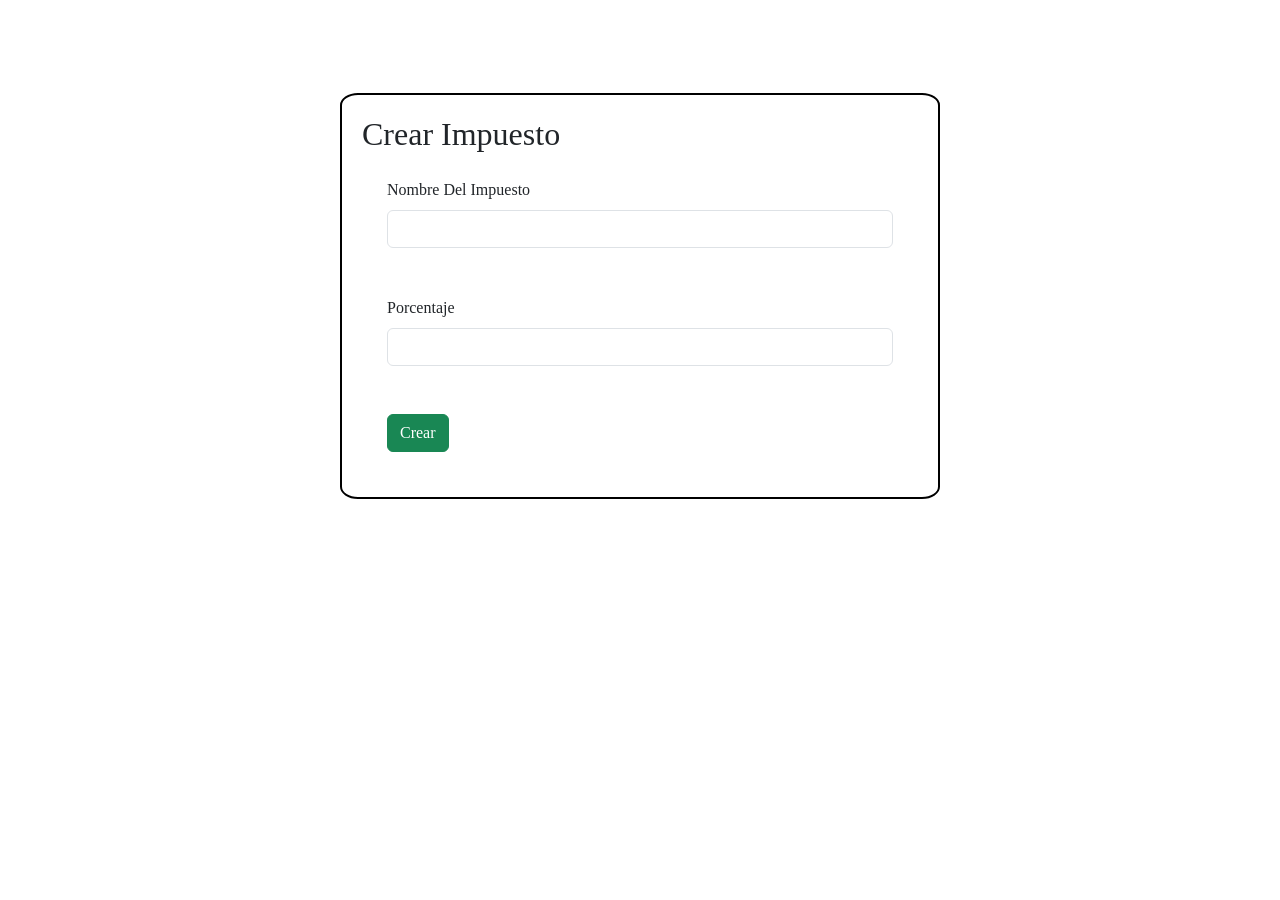
<file: assets/abm_impuesto/alta_impuesto.html>
<!DOCTYPE html>
<html lang="en">
<head>
    <meta charset="UTF-8">
    <meta name="viewport" content="width=device-width, initial-scale=1.0">
    <title>altaimpuesto</title>
    <link href="https://cdn.jsdelivr.net/npm/bootstrap@5.3.2/dist/css/bootstrap.min.css" rel="stylesheet" integrity="sha384-T3c6CoIi6uLrA9TneNEoa7RxnatzjcDSCmG1MXxSR1GAsXEV/Dwwykc2MPK8M2HN" crossorigin="anonymous"></head>
</head>
<style>
     body{
        margin: auto;
        padding: 0;
        font-family: poppins;
     }

     h2{
        margin: auto;
     }

     .mb-3 {
            margin: 340px;
            margin-top: 93px;
            border: 2px solid black;
            border-radius: 3%;
            padding: 20px;
        }

    .mb-3 form {
        padding: 25px;
        justify-content: space-around;
    }

</style>
<body>
    <div class="mb-3">
        <h2>Crear Impuesto</h2>
        <form action="alta_impuesto2.php" method="post">
            <label for="exampleFormControlInput1" class="form-label">Nombre Del Impuesto</label>
            <input type="text" name="nombre_impuesto" class="form-control" id="exampleFormControlInput1">
            <br><br>
            <label for="exampleFormControlTextarea1" class="form-label">Porcentaje</label>
            <input type="number" step="0.01" name="porcentaje" class="form-control" id="exampleFormControlInput1">
            <br><br>
            <input type="submit" class="btn btn-success" value="Crear">
        </form>
    </div>

</body>
</html>
</file>
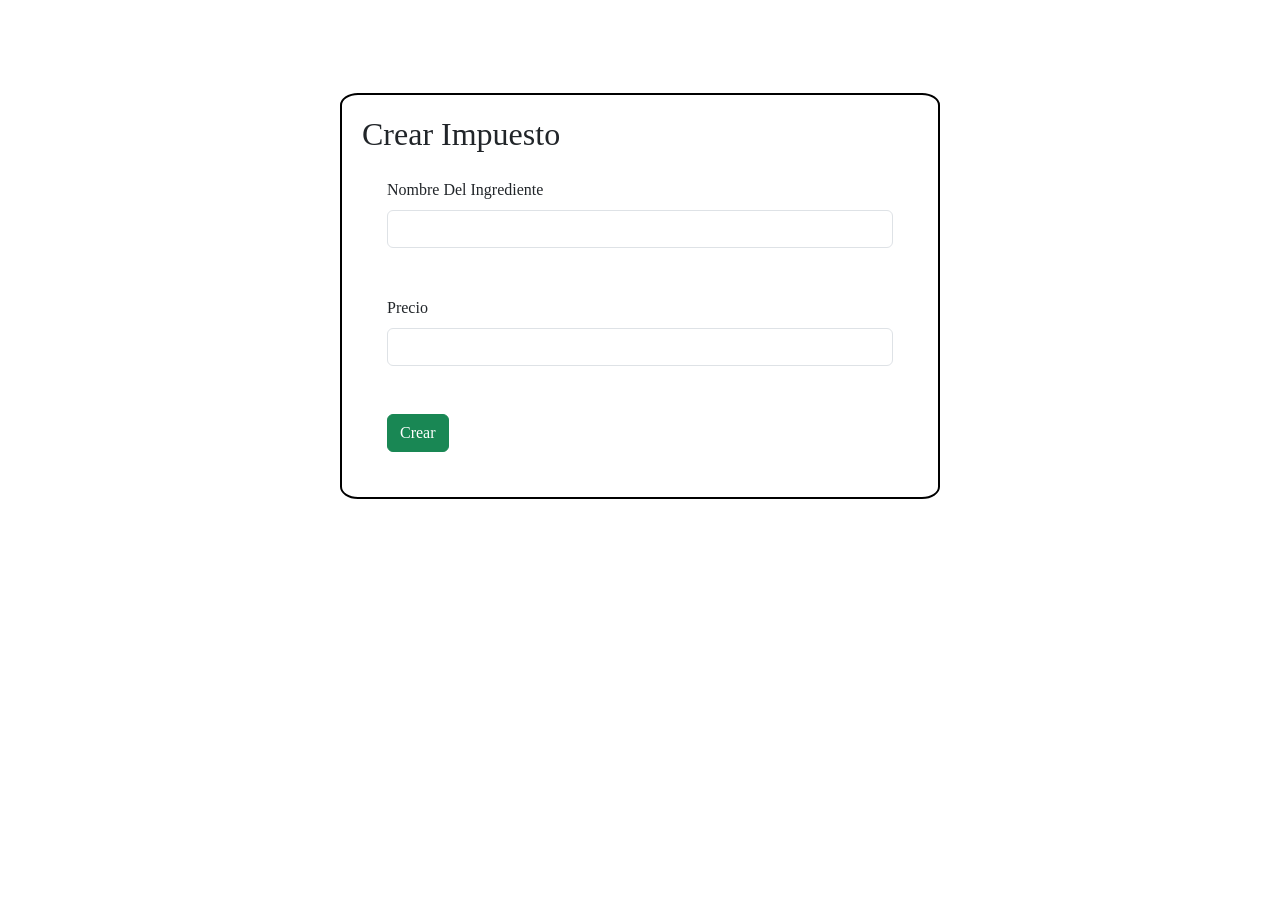
<file: assets/abm_ingrendientes/alta_ingredientes.html>
<!DOCTYPE html>
<html lang="en">
<head>
    <meta charset="UTF-8">
    <meta name="viewport" content="width=device-width, initial-scale=1.0">
    <title>altaimpuesto</title>
    <link href="https://cdn.jsdelivr.net/npm/bootstrap@5.3.2/dist/css/bootstrap.min.css" rel="stylesheet" integrity="sha384-T3c6CoIi6uLrA9TneNEoa7RxnatzjcDSCmG1MXxSR1GAsXEV/Dwwykc2MPK8M2HN" crossorigin="anonymous"></head>
</head>
<style>
     body{
        margin: auto;
        padding: 0;
        font-family: poppins;
     }

     h2{
        margin: auto;
     }

     .mb-3 {
            margin: 340px;
            margin-top: 93px;
            border: 2px solid black;
            border-radius: 3%;
            padding: 20px;
        }

    .mb-3 form {
        padding: 25px;
        justify-content: space-around;
    }

</style>
<body>
    <div class="mb-3">
        <h2>Crear Impuesto</h2>
        <form action="alta_ingredientes2.php" method="post">
            <label for="exampleFormControlInput1" class="form-label">Nombre Del Ingrediente</label>
            <input type="text" name="nombre_ingrediente" class="form-control" id="exampleFormControlInput1">
            <br><br>
            <label for="exampleFormControlTextarea1" class="form-label">Precio</label>
            <input type="number" step="0.01" name="precio" class="form-control" id="exampleFormControlInput1">
            <br><br>
            <input type="submit" class="btn btn-success" value="Crear">
        </form>
    </div>

</body>
</html>
</file>
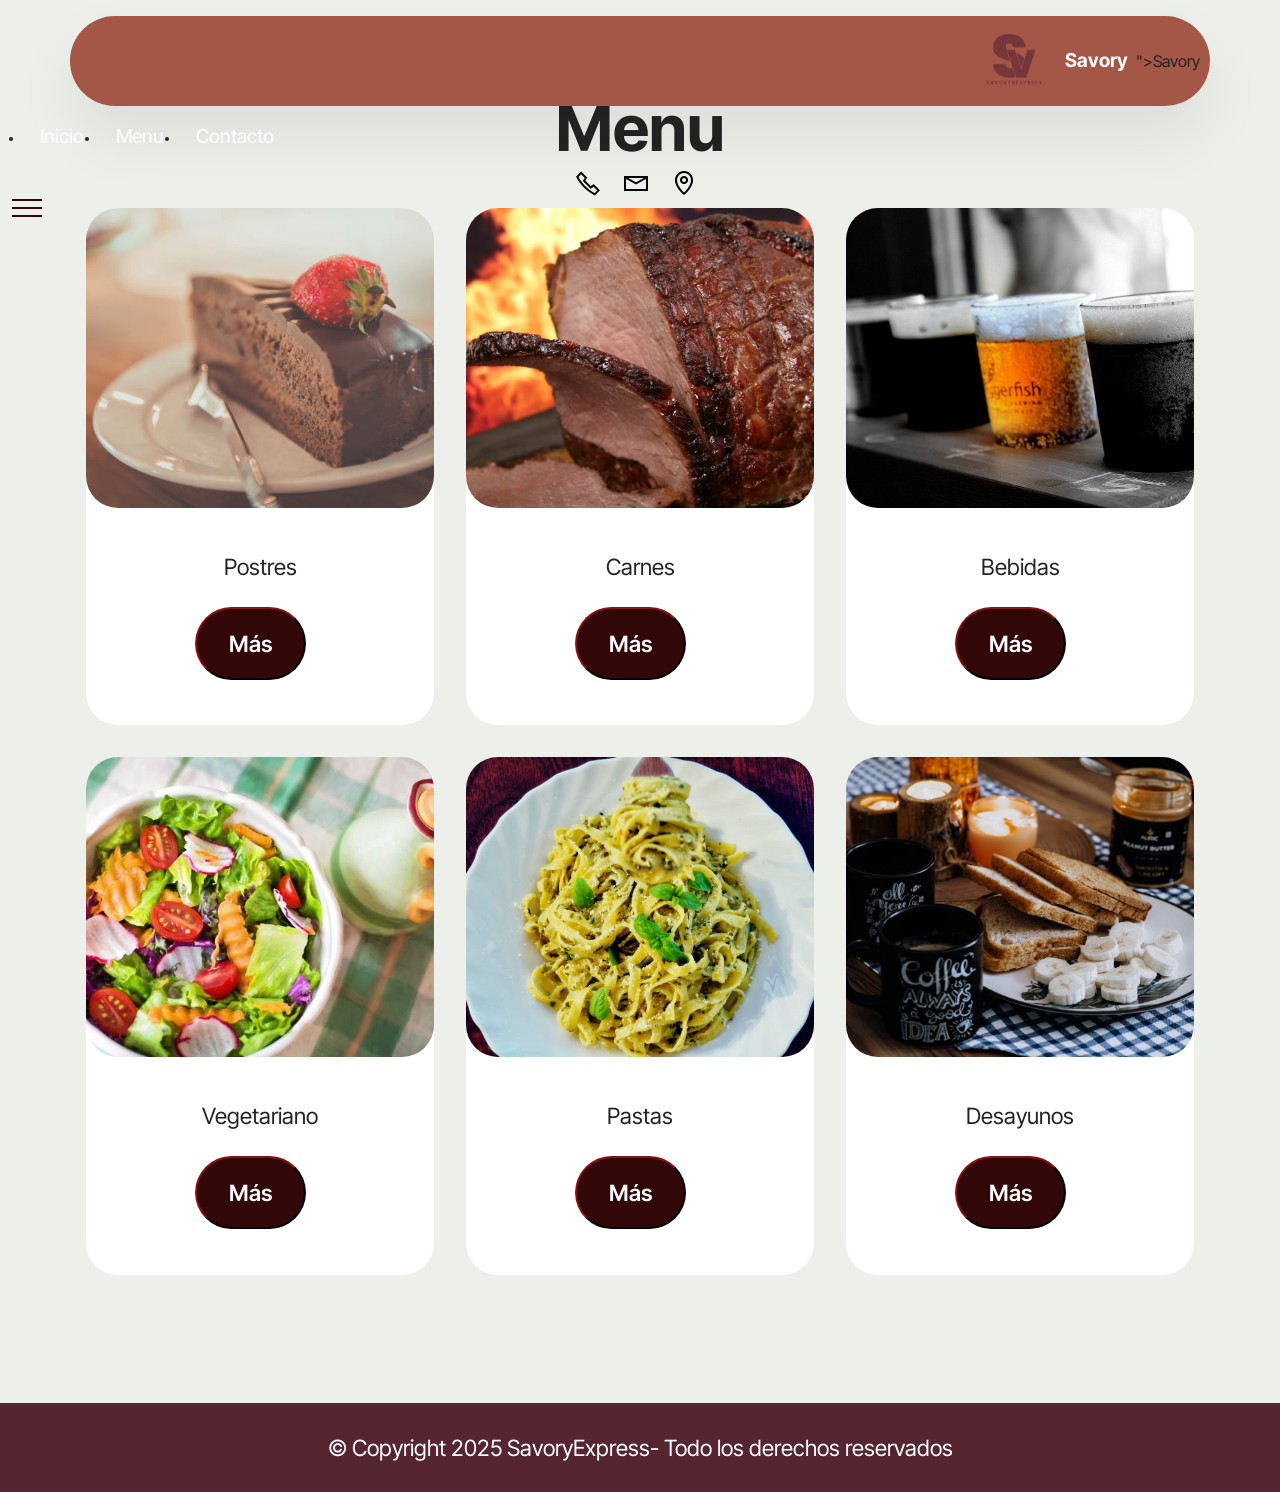
<file: assets/recipe/bebidas.html>
<!DOCTYPE html>
<html  >
<head>
  <!-- Site made with Mobirise Website Builder v5.9.6, https://mobirise.com -->
  <meta charset="UTF-8">
  <meta http-equiv="X-UA-Compatible" content="IE=edge">
  <meta name="generator" content="Mobirise v5.9.6, mobirise.com">
  <meta name="viewport" content="width=device-width, initial-scale=1, minimum-scale=1">
  <link rel="shortcut icon" href="../images/logo-96x89.png" type="image/x-icon">
  <meta name="description" content="">
  
  
  <title>menu</title>
  <link rel="stylesheet" href="../web/assets/mobirise-icons2/mobirise2.css">
  <link rel="stylesheet" href="../bootstrap/css/bootstrap-grid.min.css">
  <link rel="stylesheet" href="../bootstrap/css/bootstrap-grid.min.css">
  <link rel="stylesheet" href="../bootstrap/css/bootstrap-reboot.min.css">
  <link rel="stylesheet" href="../dropdown/css/style.css">
  <link rel="stylesheet" href="../theme/css/style.css">
  <link rel="preload" href="https://fonts.googleapis.com/css?family=Inter+Tight:100,200,300,400,500,600,700,800,900,100i,200i,300i,400i,500i,600i,700i,800i,900i&display=swap" as="style" onload="this.onload=null;this.rel='stylesheet'">
  <noscript><link rel="stylesheet" href="https://fonts.googleapis.com/css?family=Inter+Tight:100,200,300,400,500,600,700,800,900,100i,200i,300i,400i,500i,600i,700i,800i,900i&display=swap"></noscript>
  <link rel="preload" as="style" href="../mobirise/css/mbr-additional.css"><link rel="stylesheet" href="../mobirise/css/mbr-additional.css" type="text/css">

  
  
  
</head>
<body>
  
  <section data-bs-version="5.1" class="menu menu2 cid-tR0145ChDU" once="menu" id="menu02-10">
	

	<nav class="navbar navbar-dropdown navbar-fixed-top navbar-expand-lg">
		<div class="container">
			<div class="navbar-brand">
				<span class="navbar-logo">
					<a href="#">
						<img src="../images/logo-96x89.png" alt="Mobirise Website Builder" style="height: 4.1rem;">
					</a>
				</span>
				<span class="navbar-caption-wrap"><a class="navbar-caption text-white display-4" href="#">Savory</a></span>
			</div>">Savory</a></span>
			</div>
			<button class="navbar-toggler" type="button" data-toggle="collapse" data-bs-toggle="collapse" data-target="#navbarSupportedContent" data-bs-target="#navbarSupportedContent" aria-controls="navbarNavAltMarkup" aria-expanded="false" aria-label="Toggle navigation">
				<div class="hamburger">
					<span></span>
					<span></span>
					<span></span>
					<span></span>
				</div>
			</button>
			<div class="collapse navbar-collapse" id="navbarSupportedContent">
				<ul class="navbar-nav nav-dropdown nav-right" data-app-modern-menu="true"><li class="nav-item">
						<a class="nav-link link text-white display-4" href="../../index.html">Inicio</a>
					</li>
					<li class="nav-item">
						<a class="nav-link link text-white display-4" href="../../menu.html" aria-expanded="false">Menu</a>
					</li>
					<li class="nav-item">
						<a class="nav-link link text-white display-4" href="../../formulario.html">Contacto</a>
					</li></ul>
				<div class="icons-menu">
					<a class="iconfont-wrapper" href="#">
						<span class="p-2 mbr-iconfont mobi-mbri-phone mobi-mbri"></span>
					</a>
					<a class="iconfont-wrapper" href="#">
						<span class="p-2 mbr-iconfont mobi-mbri-letter mobi-mbri"></span>
					</a>
					<a class="iconfont-wrapper" href="#">
						<span class="p-2 mbr-iconfont mobi-mbri-map-pin mobi-mbri"></span>
					</a>
					
				</div>
				
			</div>
		</div>
	</nav>
</section>

<section data-bs-version="5.1" class="features6 cid-tR6wBFC3b9" id="features06-12">
	
	
	<div class="container">
		<div class="row justify-content-center">
			<div class="col-12 content-head">
				<div class="mbr-section-head mb-5">
					<h4 class="mbr-section-title mbr-fonts-style align-center mb-0 display-2"><strong>Menu</strong></h4>
					
					
				</div>
			</div>
		</div>
		<div class="row">
			<div class="item features-image col-12 col-md-6 col-lg-4">
				<div class="item-wrapper">
					<div class="item-img">
						<img src="../images/mbr-1-600x400.jpg" alt="Mobirise Website Builder" data-slide-to="0" data-bs-slide-to="0">
					</div>
					<div class="item-content">
						
						<p class="mbr-text mbr-fonts-style mt-2 display-7">Postres</p>

						<div class="col-lg-12 col-md-12 col-sm-12 align-center mbr-section-btn"><a href="assets/recipe/postre.html"><button type="submit" name="postres" class="btn btn-info display-7">Más</button></a></div>

					</div>
				</div>
			</div>
			<div class="item features-image col-12 col-md-6 col-lg-4">
				<div class="item-wrapper">
					<div class="item-img">
						<img src="../images/mbr-600x450.jpg" alt="Mobirise Website Builder" data-slide-to="1" data-bs-slide-to="1">
					</div>
					<div class="item-content">
						
						<p class="mbr-text mbr-fonts-style mt-2 display-7">
							Carnes
						</p>
						<div class="col-lg-12 col-md-12 col-sm-12 align-center mbr-section-btn"><button type="submit" name="carnes" class="btn btn-info display-7">Más</button></div>

					</div>
				</div>
			</div><div class="item features-image col-12 col-md-6 col-lg-4">
				<div class="item-wrapper">
					<div class="item-img">
						<img src="../images/mbr-1-1200x800.jpg" alt="Mobirise Website Builder" data-slide-to="2" data-bs-slide-to="2">
					</div>
					<div class="item-content">
						
						<p class="mbr-text mbr-fonts-style mt-2 display-7">
							Bebidas
						</p>
						<div class="col-lg-12 col-md-12 col-sm-12 align-center mbr-section-btn"><button type="submit" name="bebidas" class="btn btn-info display-7">Más</button></div>

					</div>
				</div>
			</div><div class="item features-image col-12 col-md-6 col-lg-4">
				<div class="item-wrapper">
					<div class="item-img">
						<img src="../images/mbr-600x400.jpg" alt="Mobirise Website Builder" data-slide-to="3" data-bs-slide-to="3">
					</div>
					<div class="item-content">
						
						<p class="mbr-text mbr-fonts-style mt-2 display-7">
							Vegetariano
						</p>
						<div class="col-lg-12 col-md-12 col-sm-12 align-center mbr-section-btn"><button type="submit" name="vegetariano" class="btn btn-info display-7">Más</button></div>

					</div>
				</div>
			</div>
			<div class="item features-image col-12 col-md-6 col-lg-4">
				<div class="item-wrapper">
					<div class="item-img">
						<img src="../images/mbr-600x514.jpg" alt="Mobirise Website Builder" data-slide-to="5" data-bs-slide-to="5">
					</div>
					<div class="item-content">
						
						<p class="mbr-text mbr-fonts-style mt-2 display-7">
							Pastas 
						</p>
						<div class="col-lg-12 col-md-12 col-sm-12 align-center mbr-section-btn"><button type="submit" name= "pastas" class="btn btn-info display-7">Más</button></div>

					</div>
				</div>
			</div><div class="item features-image col-12 col-md-6 col-lg-4">
				<div class="item-wrapper">
					<div class="item-img">
						<img src="../images/mbr-1200x800.jpg" alt="Mobirise Website Builder" data-slide-to="6" data-bs-slide-to="6">
					</div>
					<div class="item-content">
						
						<p class="mbr-text mbr-fonts-style mt-2 display-7">
							Desayunos
						</p>
						<div class="col-lg-12 col-md-12 col-sm-12 align-center mbr-section-btn"><button type="submit" name="" class="btn btn-info display-7">Más</button></div>

					</div>
				</div>
			</div>
		</div>
	</div>
</section>

<section data-bs-version="5.1" class="footer4 cid-tR00WySf7V" once="footers" id="footer04-11">

    

    

    <div class="container">
        <div class="media-container-row align-center mbr-white">
            <div class="col-12">
                <p class="mbr-text mb-0 mbr-fonts-style display-7">
                    © Copyright 2025 SavoryExpress- Todo los derechos reservados</p>
            </div>
        </div>
    </div>
  
  
</body>
</html>
</file>
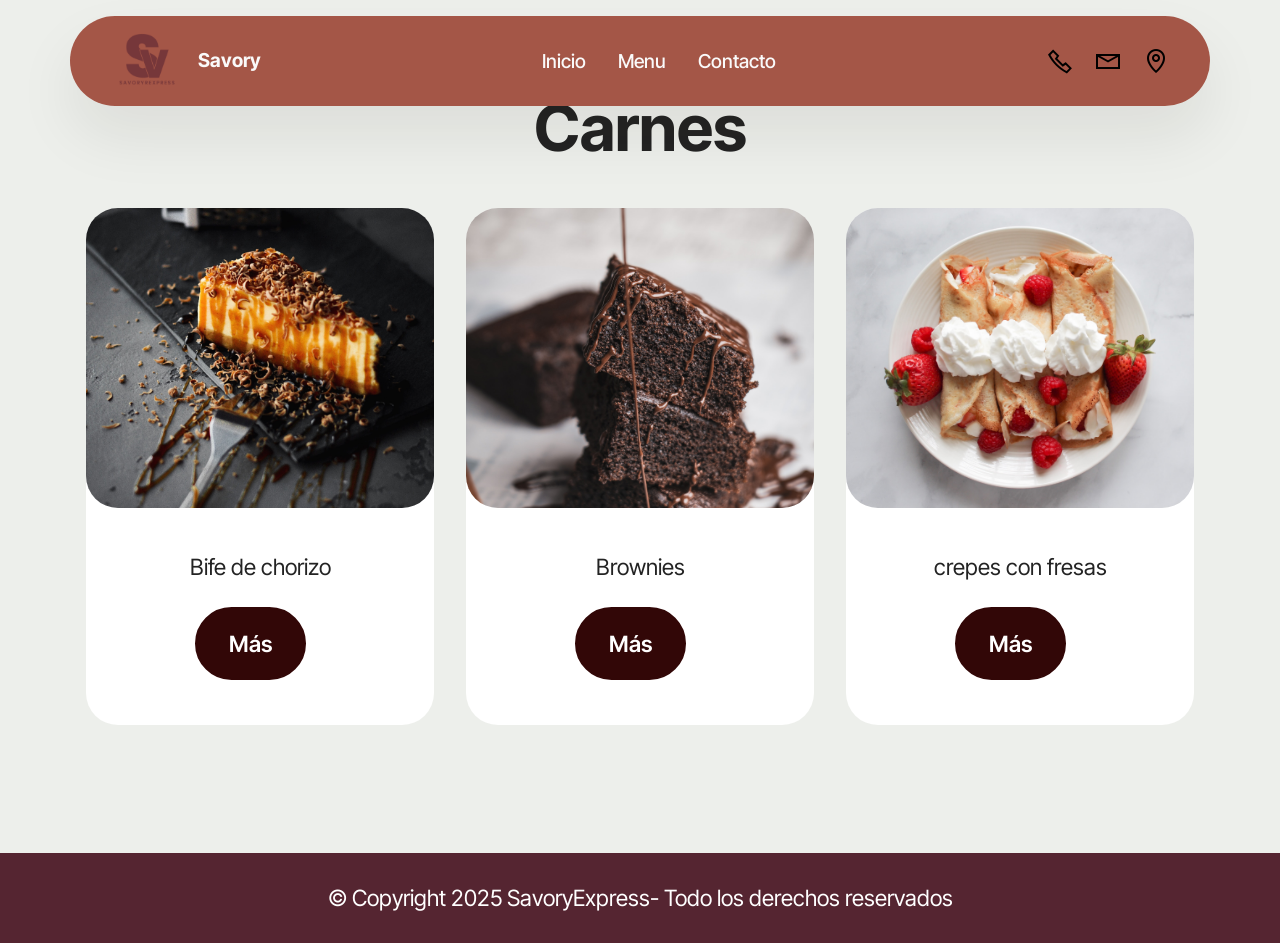
<file: assets/recipe/carnes.html>
<!DOCTYPE html>
<html  >
<head>
  <!-- Site made with Mobirise Website Builder v5.9.6, https://mobirise.com -->
  <meta charset="UTF-8">
  <meta http-equiv="X-UA-Compatible" content="IE=edge">
  <meta name="generator" content="Mobirise v5.9.6, mobirise.com">
  <meta name="viewport" content="width=device-width, initial-scale=1, minimum-scale=1">
  <link rel="shortcut icon" href="assets/images/logo-96x89.png" type="image/x-icon">
  <meta name="description" content="">
  
  
  <title>menu</title>
  <link rel="stylesheet" href="../web/assets/mobirise-icons2/mobirise2.css">
  <link rel="stylesheet" href="../bootstrap/css/bootstrap.min.css">
  <link rel="stylesheet" href="../bootstrap/css/bootstrap-grid.min.css">
  <link rel="stylesheet" href="../bootstrap/css/bootstrap-reboot.min.css">
  <link rel="stylesheet" href="../dropdown/css/style.css">
  <link rel="stylesheet" href="../theme/css/style.css">
  <link rel="preload" href="https://fonts.googleapis.com/css?family=Inter+Tight:100,200,300,400,500,600,700,800,900,100i,200i,300i,400i,500i,600i,700i,800i,900i&display=swap" as="style" onload="this.onload=null;this.rel='stylesheet'">
  <noscript><link rel="stylesheet" href="https://fonts.googleapis.com/css?family=Inter+Tight:100,200,300,400,500,600,700,800,900,100i,200i,300i,400i,500i,600i,700i,800i,900i&display=swap"></noscript>
  <link rel="preload" as="style" href="../mobirise/css/mbr-additional.css"><link rel="stylesheet" href="../mobirise/css/mbr-additional.css" type="text/css">

  
  
  
</head>
<body>
  
  <section data-bs-version="5.1" class="menu menu2 cid-tR0145ChDU" once="menu" id="menu02-10">
	

	<nav class="navbar navbar-dropdown navbar-fixed-top navbar-expand-lg">
		<div class="container">
			<div class="navbar-brand">
				<span class="navbar-logo">
					<a href="#">
						<img src="../images/logo-96x89.png" alt="Mobirise Website Builder" style="height: 4.1rem;">
					</a>
				</span>
				<span class="navbar-caption-wrap"><a class="navbar-caption text-white display-4" href="#">Savory</a></span>
			</div>
			<button class="navbar-toggler" type="button" data-toggle="collapse" data-bs-toggle="collapse" data-target="#navbarSupportedContent" data-bs-target="#navbarSupportedContent" aria-controls="navbarNavAltMarkup" aria-expanded="false" aria-label="Toggle navigation">
				<div class="hamburger">
					<span></span>
					<span></span>
					<span></span>
					<span></span>
				</div>
			</button>
			<div class="collapse navbar-collapse" id="navbarSupportedContent">
				<ul class="navbar-nav nav-dropdown nav-right" data-app-modern-menu="true"><li class="nav-item">
						<a class="nav-link link text-white display-4" href="../../index.html">Inicio</a>
					</li>
					<li class="nav-item">
						<a class="nav-link link text-white display-4" href="../../menu.html" aria-expanded="false">Menu</a>
					</li>
					<li class="nav-item">
						<a class="nav-link link text-white display-4" href="../../formulario.html">Contacto</a>
					</li></ul>
				<div class="icons-menu">
					<a class="iconfont-wrapper" href="#">
						<span class="p-2 mbr-iconfont mobi-mbri-phone mobi-mbri"></span>
					</a>
					<a class="iconfont-wrapper" href="#">
						<span class="p-2 mbr-iconfont mobi-mbri-letter mobi-mbri"></span>
					</a>
					<a class="iconfont-wrapper" href="#">
						<span class="p-2 mbr-iconfont mobi-mbri-map-pin mobi-mbri"></span>
					</a>
					
				</div>
				
			</div>
		</div>
	</nav>
</section>

<section data-bs-version="5.1" class="features6 cid-tR6wBFC3b9" id="features06-12">
	
	
	<div class="container">
		<div class="row justify-content-center">
			<div class="col-12 content-head">
				<div class="mbr-section-head mb-5">
					<h4 class="mbr-section-title mbr-fonts-style align-center mb-0 display-2"><strong>Carnes</strong></h4>
					
					
				</div>
			</div>
		</div>
		<div class="row">
			<div class="item features-image col-12 col-md-6 col-lg-4">
				<div class="item-wrapper">
					<div class="item-img">
						<img src="../images/postre2.jpg" alt="Mobirise Website Builder" data-slide-to="0" data-bs-slide-to="0">
					</div>
					<div class="item-content">
						
						<p class="mbr-text mbr-fonts-style mt-2 display-7">Bife de chorizo</p>

						<div class="col-lg-12 col-md-12 col-sm-12 align-center mbr-section-btn"><a href="../recipe/postre.html"><button type="submit" name="postres" class="btn btn-info display-7">Más</button></a></div>

					</div>
				</div>
			</div>
			<div class="item features-image col-12 col-md-6 col-lg-4">
				<div class="item-wrapper">
					<div class="item-img">
						<img src="../images/postre3.jpg" alt="Mobirise Website Builder" data-slide-to="1" data-bs-slide-to="1">
					</div>
					<div class="item-content">
						
						<p class="mbr-text mbr-fonts-style mt-2 display-7">
							Brownies
						</p>
						<div class="col-lg-12 col-md-12 col-sm-12 align-center mbr-section-btn"><button type="submit" name="carnes" class="btn btn-info display-7">Más</button></div>

					</div>
				</div>
			</div><div class="item features-image col-12 col-md-6 col-lg-4">
				<div class="item-wrapper">
					<div class="item-img">
						<img src="../images/postre1.jpg" alt="Mobirise Website Builder" data-slide-to="2" data-bs-slide-to="2">
					</div>
					<div class="item-content">
						
						<p class="mbr-text mbr-fonts-style mt-2 display-7">
							crepes con fresas
						</p>
						<div class="col-lg-12 col-md-12 col-sm-12 align-center mbr-section-btn"><button type="submit" name="bebidas" class="btn btn-info display-7">Más</button></div>

					</div>
				</div>
		</div>
	</div>
</section>

<section data-bs-version="5.1" class="footer4 cid-tR00WySf7V" once="footers" id="footer04-11">

    

    

    <div class="container">
        <div class="media-container-row align-center mbr-white">
            <div class="col-12">
                <p class="mbr-text mb-0 mbr-fonts-style display-7">
                    © Copyright 2025 SavoryExpress- Todo los derechos reservados</p>
            </div>
        </div>
    </div>
  
  
</body>
</html>
</file>
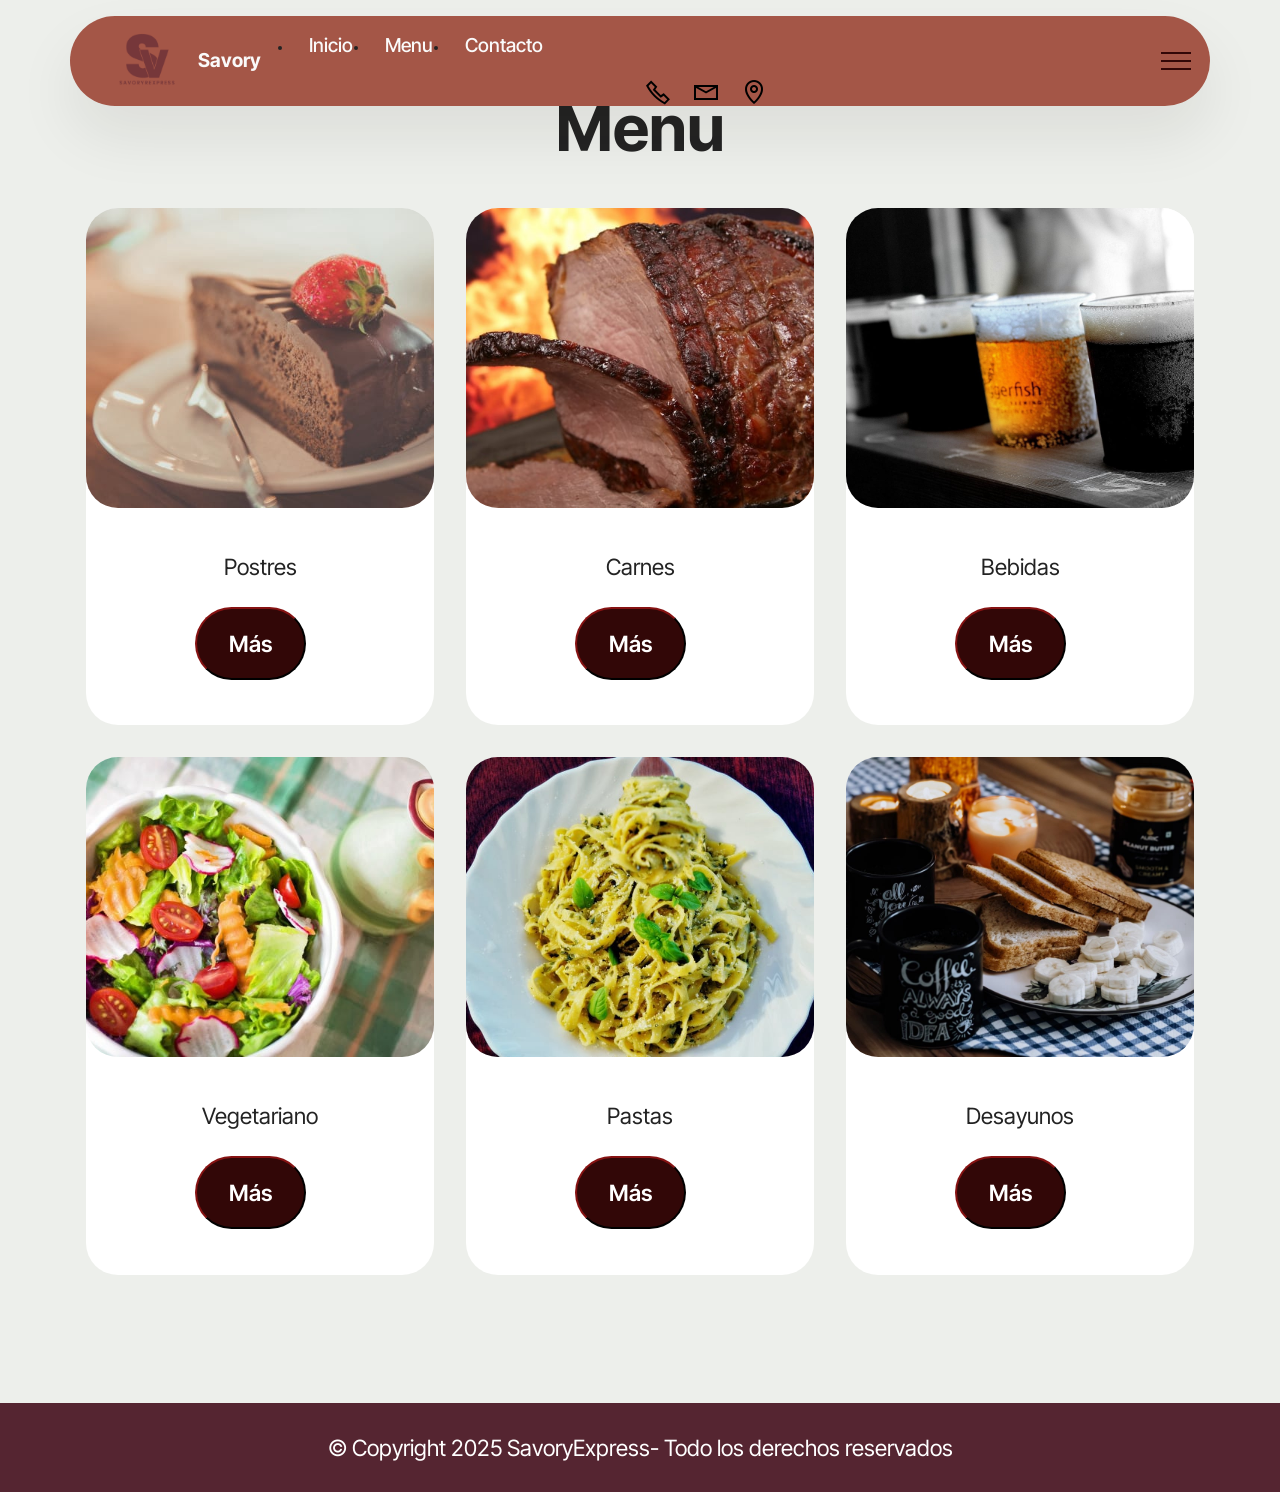
<file: assets/recipe/desayunos.html>
<!DOCTYPE html>
<html  >
<head>
  <!-- Site made with Mobirise Website Builder v5.9.6, https://mobirise.com -->
  <meta charset="UTF-8">
  <meta http-equiv="X-UA-Compatible" content="IE=edge">
  <meta name="generator" content="Mobirise v5.9.6, mobirise.com">
  <meta name="viewport" content="width=device-width, initial-scale=1, minimum-scale=1">
  <link rel="shortcut icon" href="../images/logo-96x89.png" type="image/x-icon">
  <meta name="description" content="">
  
  
  <title>menu</title>
  <link rel="stylesheet" href="../web/assets/mobirise-icons2/mobirise2.css">
  <link rel="stylesheet" href="../bootstrap/css/bootstrap-grid.min.css">
  <link rel="stylesheet" href="../bootstrap/css/bootstrap-grid.min.css">
  <link rel="stylesheet" href="../bootstrap/css/bootstrap-reboot.min.css">
  <link rel="stylesheet" href="../dropdown/css/style.css">
  <link rel="stylesheet" href="../theme/css/style.css">
  <link rel="preload" href="https://fonts.googleapis.com/css?family=Inter+Tight:100,200,300,400,500,600,700,800,900,100i,200i,300i,400i,500i,600i,700i,800i,900i&display=swap" as="style" onload="this.onload=null;this.rel='stylesheet'">
  <noscript><link rel="stylesheet" href="https://fonts.googleapis.com/css?family=Inter+Tight:100,200,300,400,500,600,700,800,900,100i,200i,300i,400i,500i,600i,700i,800i,900i&display=swap"></noscript>
  <link rel="preload" as="style" href="../mobirise/css/mbr-additional.css"><link rel="stylesheet" href="../mobirise/css/mbr-additional.css" type="text/css">

  
  
  
</head>
<body>
  
  <section data-bs-version="5.1" class="menu menu2 cid-tR0145ChDU" once="menu" id="menu02-10">
	

	<nav class="navbar navbar-dropdown navbar-fixed-top navbar-expand-lg">
		<div class="container">
			<div class="navbar-brand">
				<span class="navbar-logo">
					<a href="#">
						<img src="../images/logo-96x89.png" alt="Mobirise Website Builder" style="height: 4.1rem;">
					</a>
				</span>
				<span class="navbar-caption-wrap"><a class="navbar-caption text-white display-4" href="#">Savory</a></span>
			</div>
			<button class="navbar-toggler" type="button" data-toggle="collapse" data-bs-toggle="collapse" data-target="#navbarSupportedContent" data-bs-target="#navbarSupportedContent" aria-controls="navbarNavAltMarkup" aria-expanded="false" aria-label="Toggle navigation">
				<div class="hamburger">
					<span></span>
					<span></span>
					<span></span>
					<span></span>
				</div>
			</button>
			<div class="collapse navbar-collapse" id="navbarSupportedContent">
				<ul class="navbar-nav nav-dropdown nav-right" data-app-modern-menu="true"><li class="nav-item">
						<a class="nav-link link text-white display-4" href="../../index.html">Inicio</a>
					</li>
					<li class="nav-item">
						<a class="nav-link link text-white display-4" href="../../menu.html" aria-expanded="false">Menu</a>
					</li>
					<li class="nav-item">
						<a class="nav-link link text-white display-4" href="../../formulario.html">Contacto</a>
					</li></ul>
				<div class="icons-menu">
					<a class="iconfont-wrapper" href="#">
						<span class="p-2 mbr-iconfont mobi-mbri-phone mobi-mbri"></span>
					</a>
					<a class="iconfont-wrapper" href="#">
						<span class="p-2 mbr-iconfont mobi-mbri-letter mobi-mbri"></span>
					</a>
					<a class="iconfont-wrapper" href="#">
						<span class="p-2 mbr-iconfont mobi-mbri-map-pin mobi-mbri"></span>
					</a>
					
				</div>
				
			</div>
		</div>
	</nav>
</section>

<section data-bs-version="5.1" class="features6 cid-tR6wBFC3b9" id="features06-12">
	
	
	<div class="container">
		<div class="row justify-content-center">
			<div class="col-12 content-head">
				<div class="mbr-section-head mb-5">
					<h4 class="mbr-section-title mbr-fonts-style align-center mb-0 display-2"><strong>Menu</strong></h4>
					
					
				</div>
			</div>
		</div>
		<div class="row">
			<div class="item features-image col-12 col-md-6 col-lg-4">
				<div class="item-wrapper">
					<div class="item-img">
						<img src="../images/mbr-1-600x400.jpg" alt="Mobirise Website Builder" data-slide-to="0" data-bs-slide-to="0">
					</div>
					<div class="item-content">
						
						<p class="mbr-text mbr-fonts-style mt-2 display-7">Postres</p>

						<div class="col-lg-12 col-md-12 col-sm-12 align-center mbr-section-btn"><a href="assets/recipe/postre.html"><button type="submit" name="postres" class="btn btn-info display-7">Más</button></a></div>

					</div>
				</div>
			</div>
			<div class="item features-image col-12 col-md-6 col-lg-4">
				<div class="item-wrapper">
					<div class="item-img">
						<img src="../images/mbr-600x450.jpg" alt="Mobirise Website Builder" data-slide-to="1" data-bs-slide-to="1">
					</div>
					<div class="item-content">
						
						<p class="mbr-text mbr-fonts-style mt-2 display-7">
							Carnes
						</p>
						<div class="col-lg-12 col-md-12 col-sm-12 align-center mbr-section-btn"><button type="submit" name="carnes" class="btn btn-info display-7">Más</button></div>

					</div>
				</div>
			</div><div class="item features-image col-12 col-md-6 col-lg-4">
				<div class="item-wrapper">
					<div class="item-img">
						<img src="../images/mbr-1-1200x800.jpg" alt="Mobirise Website Builder" data-slide-to="2" data-bs-slide-to="2">
					</div>
					<div class="item-content">
						
						<p class="mbr-text mbr-fonts-style mt-2 display-7">
							Bebidas
						</p>
						<div class="col-lg-12 col-md-12 col-sm-12 align-center mbr-section-btn"><button type="submit" name="bebidas" class="btn btn-info display-7">Más</button></div>

					</div>
				</div>
			</div><div class="item features-image col-12 col-md-6 col-lg-4">
				<div class="item-wrapper">
					<div class="item-img">
						<img src="../images/mbr-600x400.jpg" alt="Mobirise Website Builder" data-slide-to="3" data-bs-slide-to="3">
					</div>
					<div class="item-content">
						
						<p class="mbr-text mbr-fonts-style mt-2 display-7">
							Vegetariano
						</p>
						<div class="col-lg-12 col-md-12 col-sm-12 align-center mbr-section-btn"><button type="submit" name="vegetariano" class="btn btn-info display-7">Más</button></div>

					</div>
				</div>
			</div>
			<div class="item features-image col-12 col-md-6 col-lg-4">
				<div class="item-wrapper">
					<div class="item-img">
						<img src="../images/mbr-600x514.jpg" alt="Mobirise Website Builder" data-slide-to="5" data-bs-slide-to="5">
					</div>
					<div class="item-content">
						
						<p class="mbr-text mbr-fonts-style mt-2 display-7">
							Pastas 
						</p>
						<div class="col-lg-12 col-md-12 col-sm-12 align-center mbr-section-btn"><button type="submit" name= "pastas" class="btn btn-info display-7">Más</button></div>

					</div>
				</div>
			</div><div class="item features-image col-12 col-md-6 col-lg-4">
				<div class="item-wrapper">
					<div class="item-img">
						<img src="../images/mbr-1200x800.jpg" alt="Mobirise Website Builder" data-slide-to="6" data-bs-slide-to="6">
					</div>
					<div class="item-content">
						
						<p class="mbr-text mbr-fonts-style mt-2 display-7">
							Desayunos
						</p>
						<div class="col-lg-12 col-md-12 col-sm-12 align-center mbr-section-btn"><button type="submit" name="" class="btn btn-info display-7">Más</button></div>

					</div>
				</div>
			</div>
		</div>
	</div>
</section>

<section data-bs-version="5.1" class="footer4 cid-tR00WySf7V" once="footers" id="footer04-11">

    

    

    <div class="container">
        <div class="media-container-row align-center mbr-white">
            <div class="col-12">
                <p class="mbr-text mb-0 mbr-fonts-style display-7">
                    © Copyright 2025 SavoryExpress- Todo los derechos reservados</p>
            </div>
        </div>
    </div>
  
  
</body>
</html>
</file>
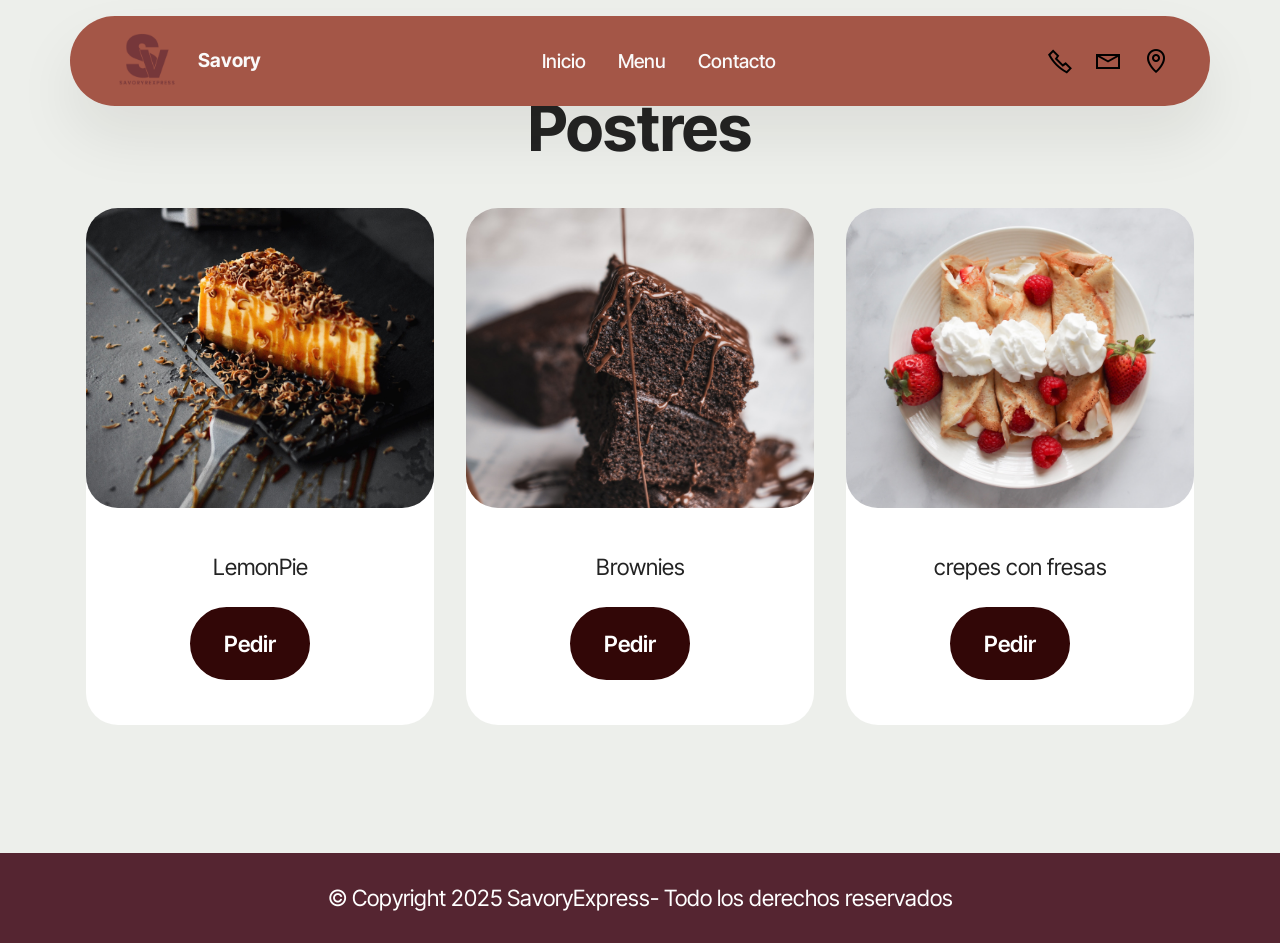
<file: assets/recipe/postre.html>
<!DOCTYPE html>
<html  >
<head>
  <!-- Site made with Mobirise Website Builder v5.9.6, https://mobirise.com -->
  <meta charset="UTF-8">
  <meta http-equiv="X-UA-Compatible" content="IE=edge">
  <meta name="generator" content="Mobirise v5.9.6, mobirise.com">
  <meta name="viewport" content="width=device-width, initial-scale=1, minimum-scale=1">
  <link rel="shortcut icon" href="assets/images/logo-96x89.png" type="image/x-icon">
  <meta name="description" content="">
  
  
  <title>menu</title>
  <link rel="stylesheet" href="../web/assets/mobirise-icons2/mobirise2.css">
  <link rel="stylesheet" href="../bootstrap/css/bootstrap.min.css">
  <link rel="stylesheet" href="../bootstrap/css/bootstrap-grid.min.css">
  <link rel="stylesheet" href="../bootstrap/css/bootstrap-reboot.min.css">
  <link rel="stylesheet" href="../dropdown/css/style.css">
  <link rel="stylesheet" href="../theme/css/style.css">
  <link rel="preload" href="https://fonts.googleapis.com/css?family=Inter+Tight:100,200,300,400,500,600,700,800,900,100i,200i,300i,400i,500i,600i,700i,800i,900i&display=swap" as="style" onload="this.onload=null;this.rel='stylesheet'">
  <noscript><link rel="stylesheet" href="https://fonts.googleapis.com/css?family=Inter+Tight:100,200,300,400,500,600,700,800,900,100i,200i,300i,400i,500i,600i,700i,800i,900i&display=swap"></noscript>
  <link rel="preload" as="style" href="../mobirise/css/mbr-additional.css"><link rel="stylesheet" href="../mobirise/css/mbr-additional.css" type="text/css">

  
  
  
</head>
<body>
  
  <section data-bs-version="5.1" class="menu menu2 cid-tR0145ChDU" once="menu" id="menu02-10">
	

	<nav class="navbar navbar-dropdown navbar-fixed-top navbar-expand-lg">
		<div class="container">
			<div class="navbar-brand">
				<span class="navbar-logo">
					<a href="#">
						<img src="../images/logo-96x89.png" alt="Mobirise Website Builder" style="height: 4.1rem;">
					</a>
				</span>
				<span class="navbar-caption-wrap"><a class="navbar-caption text-white display-4" href="#">Savory</a></span>
			</div>
			<button class="navbar-toggler" type="button" data-toggle="collapse" data-bs-toggle="collapse" data-target="#navbarSupportedContent" data-bs-target="#navbarSupportedContent" aria-controls="navbarNavAltMarkup" aria-expanded="false" aria-label="Toggle navigation">
				<div class="hamburger">
					<span></span>
					<span></span>
					<span></span>
					<span></span>
				</div>
			</button>
			<div class="collapse navbar-collapse" id="navbarSupportedContent">
				<ul class="navbar-nav nav-dropdown nav-right" data-app-modern-menu="true"><li class="nav-item">
						<a class="nav-link link text-white display-4" href="../../index.html">Inicio</a>
					</li>
					<li class="nav-item">
						<a class="nav-link link text-white display-4" href="../../menu.html" aria-expanded="false">Menu</a>
					</li>
					<li class="nav-item">
						<a class="nav-link link text-white display-4" href="../../formulario.html">Contacto</a>
					</li></ul>
				<div class="icons-menu">
					<a class="iconfont-wrapper" href="#">
						<span class="p-2 mbr-iconfont mobi-mbri-phone mobi-mbri"></span>
					</a>
					<a class="iconfont-wrapper" href="#">
						<span class="p-2 mbr-iconfont mobi-mbri-letter mobi-mbri"></span>
					</a>
					<a class="iconfont-wrapper" href="#">
						<span class="p-2 mbr-iconfont mobi-mbri-map-pin mobi-mbri"></span>
					</a>
					
				</div>
				
			</div>
		</div>
	</nav>
</section>

<section data-bs-version="5.1" class="features6 cid-tR6wBFC3b9" id="features06-12">
	
	
	<div class="container">
		<div class="row justify-content-center">
			<div class="col-12 content-head">
				<div class="mbr-section-head mb-5">
					<h4 class="mbr-section-title mbr-fonts-style align-center mb-0 display-2"><strong>Postres</strong></h4>
					
					
				</div>
			</div>
		</div>
		<div class="row">
			<div class="item features-image col-12 col-md-6 col-lg-4">
				<div class="item-wrapper">
					<div class="item-img">
						<img src="../images/postre2.jpg" alt="Mobirise Website Builder" data-slide-to="0" data-bs-slide-to="0">
					</div>
					<div class="item-content">
						
						<p class="mbr-text mbr-fonts-style mt-2 display-7">LemonPie</p>

						<div class="col-lg-12 col-md-12 col-sm-12 align-center mbr-section-btn"><a href="../../personalizacion.html"><button type="submit" name="postres" class="btn btn-info display-7">Pedir</button></a></div>

					</div>
				</div>
			</div>
			<div class="item features-image col-12 col-md-6 col-lg-4">
				<div class="item-wrapper">
					<div class="item-img">
						<img src="../images/postre3.jpg" alt="Mobirise Website Builder" data-slide-to="1" data-bs-slide-to="1">
					</div>
					<div class="item-content">
						
						<p class="mbr-text mbr-fonts-style mt-2 display-7">
							Brownies
						</p>
						<div class="col-lg-12 col-md-12 col-sm-12 align-center mbr-section-btn"><button type="submit" name="carnes" class="btn btn-info display-7">Pedir</button></div>

					</div>
				</div>
			</div><div class="item features-image col-12 col-md-6 col-lg-4">
				<div class="item-wrapper">
					<div class="item-img">
						<img src="../images/postre1.jpg" alt="Mobirise Website Builder" data-slide-to="2" data-bs-slide-to="2">
					</div>
					<div class="item-content">
						
						<p class="mbr-text mbr-fonts-style mt-2 display-7">
							crepes con fresas
						</p>
						<div class="col-lg-12 col-md-12 col-sm-12 align-center mbr-section-btn"><button type="submit" name="bebidas" class="btn btn-info display-7">Pedir</button></div>

					</div>
				</div>
		</div>
	</div>
</section>

<section data-bs-version="5.1" class="footer4 cid-tR00WySf7V" once="footers" id="footer04-11">

    

    

    <div class="container">
        <div class="media-container-row align-center mbr-white">
            <div class="col-12">
                <p class="mbr-text mb-0 mbr-fonts-style display-7">
                    © Copyright 2025 SavoryExpress- Todo los derechos reservados</p>
            </div>
        </div>
    </div>
  
  
</body>
</html>
</file>
<file: assets/web/assets/mobirise-icons2/mobirise2.css>
@font-face {
  font-family: 'Moririse2';
  font-display: swap;
  src:  url('mobirise2.eot?f2bix4');
  src:  url('mobirise2.eot?f2bix4#iefix') format('embedded-opentype'),
    url('mobirise2.ttf?f2bix4') format('truetype'),
    url('mobirise2.woff?f2bix4') format('woff'),
    url('mobirise2.svg?f2bix4#mobirise2') format('svg');
  font-weight: normal;
  font-style: normal;
}

[class^="mobi-"], [class*=" mobi-"] {
  /* use !important to prevent issues with browser extensions that change fonts */
  font-family: 'Moririse2' !important;
  speak: none;
  font-style: normal;
  font-weight: normal;
  font-variant: normal;
  text-transform: none;
  line-height: 1;

  /* Better Font Rendering =========== */
  -webkit-font-smoothing: antialiased;
  -moz-osx-font-smoothing: grayscale;
}

.mobi-mbri-add-submenu:before {
  content: "\e900";
}
.mobi-mbri-alert:before {
  content: "\e901";
}
.mobi-mbri-align-center:before {
  content: "\e902";
}
.mobi-mbri-align-justify:before {
  content: "\e903";
}
.mobi-mbri-align-left:before {
  content: "\e904";
}
.mobi-mbri-align-right:before {
  content: "\e905";
}
.mobi-mbri-android:before {
  content: "\e906";
}
.mobi-mbri-apple:before {
  content: "\e907";
}
.mobi-mbri-arrow-down:before {
  content: "\e908";
}
.mobi-mbri-arrow-next:before {
  content: "\e909";
}
.mobi-mbri-arrow-prev:before {
  content: "\e90a";
}
.mobi-mbri-arrow-up:before {
  content: "\e90b";
}
.mobi-mbri-bold:before {
  content: "\e90c";
}
.mobi-mbri-bookmark:before {
  content: "\e90d";
}
.mobi-mbri-bootstrap:before {
  content: "\e90e";
}
.mobi-mbri-briefcase:before {
  content: "\e90f";
}
.mobi-mbri-browse:before {
  content: "\e910";
}
.mobi-mbri-bulleted-list:before {
  content: "\e911";
}
.mobi-mbri-calendar:before {
  content: "\e912";
}
.mobi-mbri-camera:before {
  content: "\e913";
}
.mobi-mbri-cart-add:before {
  content: "\e914";
}
.mobi-mbri-cart-full:before {
  content: "\e915";
}
.mobi-mbri-cash:before {
  content: "\e916";
}
.mobi-mbri-change-style:before {
  content: "\e917";
}
.mobi-mbri-chat:before {
  content: "\e918";
}
.mobi-mbri-clock:before {
  content: "\e919";
}
.mobi-mbri-close:before {
  content: "\e91a";
}
.mobi-mbri-cloud:before {
  content: "\e91b";
}
.mobi-mbri-code:before {
  content: "\e91c";
}
.mobi-mbri-contact-form:before {
  content: "\e91d";
}
.mobi-mbri-credit-card:before {
  content: "\e91e";
}
.mobi-mbri-cursor-click:before {
  content: "\e91f";
}
.mobi-mbri-cust-feedback:before {
  content: "\e920";
}
.mobi-mbri-database:before {
  content: "\e921";
}
.mobi-mbri-delivery:before {
  content: "\e922";
}
.mobi-mbri-desktop:before {
  content: "\e923";
}
.mobi-mbri-devices:before {
  content: "\e924";
}
.mobi-mbri-down:before {
  content: "\e925";
}
.mobi-mbri-download-2:before {
  content: "\e926";
}
.mobi-mbri-download:before {
  content: "\e927";
}
.mobi-mbri-drag-n-drop-2:before {
  content: "\e928";
}
.mobi-mbri-drag-n-drop:before {
  content: "\e929";
}
.mobi-mbri-edit-2:before {
  content: "\e92a";
}
.mobi-mbri-edit:before {
  content: "\e92b";
}
.mobi-mbri-error:before {
  content: "\e92c";
}
.mobi-mbri-extension:before {
  content: "\e92d";
}
.mobi-mbri-features:before {
  content: "\e92e";
}
.mobi-mbri-file:before {
  content: "\e92f";
}
.mobi-mbri-flag:before {
  content: "\e930";
}
.mobi-mbri-folder:before {
  content: "\e931";
}
.mobi-mbri-gift:before {
  content: "\e932";
}
.mobi-mbri-github:before {
  content: "\e933";
}
.mobi-mbri-globe-2:before {
  content: "\e934";
}
.mobi-mbri-globe:before {
  content: "\e935";
}
.mobi-mbri-growing-chart:before {
  content: "\e936";
}
.mobi-mbri-hearth:before {
  content: "\e937";
}
.mobi-mbri-help:before {
  content: "\e938";
}
.mobi-mbri-home:before {
  content: "\e939";
}
.mobi-mbri-hot-cup:before {
  content: "\e93a";
}
.mobi-mbri-idea:before {
  content: "\e93b";
}
.mobi-mbri-image-gallery:before {
  content: "\e93c";
}
.mobi-mbri-image-slider:before {
  content: "\e93d";
}
.mobi-mbri-info:before {
  content: "\e93e";
}
.mobi-mbri-italic:before {
  content: "\e93f";
}
.mobi-mbri-key:before {
  content: "\e940";
}
.mobi-mbri-laptop:before {
  content: "\e941";
}
.mobi-mbri-layers:before {
  content: "\e942";
}
.mobi-mbri-left-right:before {
  content: "\e943";
}
.mobi-mbri-left:before {
  content: "\e944";
}
.mobi-mbri-letter:before {
  content: "\e945";
}
.mobi-mbri-like:before {
  content: "\e946";
}
.mobi-mbri-link:before {
  content: "\e947";
}
.mobi-mbri-lock:before {
  content: "\e948";
}
.mobi-mbri-login:before {
  content: "\e949";
}
.mobi-mbri-logout:before {
  content: "\e94a";
}
.mobi-mbri-magic-stick:before {
  content: "\e94b";
}
.mobi-mbri-map-pin:before {
  content: "\e94c";
}
.mobi-mbri-menu:before {
  content: "\e94d";
}
.mobi-mbri-mobile-2:before {
  content: "\e94e";
}
.mobi-mbri-mobile-horizontal:before {
  content: "\e94f";
}
.mobi-mbri-mobile:before {
  content: "\e950";
}
.mobi-mbri-mobirise:before {
  content: "\e951";
}
.mobi-mbri-more-horizontal:before {
  content: "\e952";
}
.mobi-mbri-more-vertical:before {
  content: "\e953";
}
.mobi-mbri-music:before {
  content: "\e954";
}
.mobi-mbri-new-file:before {
  content: "\e955";
}
.mobi-mbri-numbered-list:before {
  content: "\e956";
}
.mobi-mbri-opened-folder:before {
  content: "\e957";
}
.mobi-mbri-pages:before {
  content: "\e958";
}
.mobi-mbri-paper-plane:before {
  content: "\e959";
}
.mobi-mbri-paperclip:before {
  content: "\e95a";
}
.mobi-mbri-phone:before {
  content: "\e95b";
}
.mobi-mbri-photo:before {
  content: "\e95c";
}
.mobi-mbri-photos:before {
  content: "\e95d";
}
.mobi-mbri-pin:before {
  content: "\e95e";
}
.mobi-mbri-play:before {
  content: "\e95f";
}
.mobi-mbri-plus:before {
  content: "\e960";
}
.mobi-mbri-preview:before {
  content: "\e961";
}
.mobi-mbri-print:before {
  content: "\e962";
}
.mobi-mbri-protect:before {
  content: "\e963";
}
.mobi-mbri-question:before {
  content: "\e964";
}
.mobi-mbri-quote-left:before {
  content: "\e965";
}
.mobi-mbri-quote-right:before {
  content: "\e966";
}
.mobi-mbri-redo:before {
  content: "\e967";
}
.mobi-mbri-refresh:before {
  content: "\e968";
}
.mobi-mbri-responsive-2:before {
  content: "\e969";
}
.mobi-mbri-responsive:before {
  content: "\e96a";
}
.mobi-mbri-right:before {
  content: "\e96b";
}
.mobi-mbri-rocket:before {
  content: "\e96c";
}
.mobi-mbri-sad-face:before {
  content: "\e96d";
}
.mobi-mbri-sale:before {
  content: "\e96e";
}
.mobi-mbri-save:before {
  content: "\e96f";
}
.mobi-mbri-search:before {
  content: "\e970";
}
.mobi-mbri-setting-2:before {
  content: "\e971";
}
.mobi-mbri-setting-3:before {
  content: "\e972";
}
.mobi-mbri-setting:before {
  content: "\e973";
}
.mobi-mbri-share:before {
  content: "\e974";
}
.mobi-mbri-shopping-bag:before {
  content: "\e975";
}
.mobi-mbri-shopping-basket:before {
  content: "\e976";
}
.mobi-mbri-shopping-cart:before {
  content: "\e977";
}
.mobi-mbri-sites:before {
  content: "\e978";
}
.mobi-mbri-smile-face:before {
  content: "\e979";
}
.mobi-mbri-speed:before {
  content: "\e97a";
}
.mobi-mbri-star:before {
  content: "\e97b";
}
.mobi-mbri-success:before {
  content: "\e97c";
}
.mobi-mbri-sun:before {
  content: "\e97d";
}
.mobi-mbri-sun2:before {
  content: "\e97e";
}
.mobi-mbri-tablet-vertical:before {
  content: "\e97f";
}
.mobi-mbri-tablet:before {
  content: "\e980";
}
.mobi-mbri-target:before {
  content: "\e981";
}
.mobi-mbri-timer:before {
  content: "\e982";
}
.mobi-mbri-to-ftp:before {
  content: "\e983";
}
.mobi-mbri-to-local-drive:before {
  content: "\e984";
}
.mobi-mbri-touch-swipe:before {
  content: "\e985";
}
.mobi-mbri-touch:before {
  content: "\e986";
}
.mobi-mbri-trash:before {
  content: "\e987";
}
.mobi-mbri-underline:before {
  content: "\e988";
}
.mobi-mbri-undo:before {
  content: "\e989";
}
.mobi-mbri-unlink:before {
  content: "\e98a";
}
.mobi-mbri-unlock:before {
  content: "\e98b";
}
.mobi-mbri-up-down:before {
  content: "\e98c";
}
.mobi-mbri-up:before {
  content: "\e98d";
}
.mobi-mbri-update:before {
  content: "\e98e";
}
.mobi-mbri-upload-2:before {
  content: "\e98f";
}
.mobi-mbri-upload:before {
  content: "\e990";
}
.mobi-mbri-user-2:before {
  content: "\e991";
}
.mobi-mbri-user:before {
  content: "\e992";
}
.mobi-mbri-users:before {
  content: "\e993";
}
.mobi-mbri-video-play:before {
  content: "\e994";
}
.mobi-mbri-video:before {
  content: "\e995";
}
.mobi-mbri-watch:before {
  content: "\e996";
}
.mobi-mbri-website-theme-2:before {
  content: "\e997";
}
.mobi-mbri-website-theme:before {
  content: "\e998";
}
.mobi-mbri-wifi:before {
  content: "\e999";
}
.mobi-mbri-windows:before {
  content: "\e99a";
}
.mobi-mbri-zoom-in:before {
  content: "\e99b";
}
.mobi-mbri-zoom-out:before {
  content: "\e99c";
}
</file>
<file: assets/dropdown/css/style.css>
.navbar-dropdown {
  left: 0;
  padding: 0;
  position: absolute;
  right: 0;
  top: 0;
  transition: all 0.45s ease;
  z-index: 1030;
  background: #282828; }
  .navbar-dropdown .navbar-logo {
    margin-right: 0.8rem;
    transition: margin 0.3s ease-in-out;
    vertical-align: middle; }
    .navbar-dropdown .navbar-logo img {
      height: 3.125rem;
      transition: all 0.3s ease-in-out; }
    .navbar-dropdown .navbar-logo.mbr-iconfont {
      font-size: 3.125rem;
      line-height: 3.125rem; }
  .navbar-dropdown .navbar-caption {
    font-weight: 700;
    white-space: normal;
    vertical-align: -4px;
    line-height: 3.125rem !important; }
    .navbar-dropdown .navbar-caption, .navbar-dropdown .navbar-caption:hover {
      color: inherit;
      text-decoration: none; }
  .navbar-dropdown .mbr-iconfont + .navbar-caption {
    vertical-align: -1px; }
  .navbar-dropdown.navbar-fixed-top {
    position: fixed; }
  .navbar-dropdown .navbar-brand span {
    vertical-align: -4px; }
  .navbar-dropdown.bg-color.transparent {
    background: none; }
  .navbar-dropdown.navbar-short .navbar-brand {
    padding: 0.625rem 0; }
    .navbar-dropdown.navbar-short .navbar-brand span {
      vertical-align: -1px; }
  .navbar-dropdown.navbar-short .navbar-caption {
    line-height: 2.375rem !important;
    vertical-align: -2px; }
  .navbar-dropdown.navbar-short .navbar-logo {
    margin-right: 0.5rem; }
    .navbar-dropdown.navbar-short .navbar-logo img {
      height: 2.375rem; }
    .navbar-dropdown.navbar-short .navbar-logo.mbr-iconfont {
      font-size: 2.375rem;
      line-height: 2.375rem; }
  .navbar-dropdown.navbar-short .mbr-table-cell {
    height: 3.625rem; }
  .navbar-dropdown .navbar-close {
    left: 0.6875rem;
    position: fixed;
    top: 0.75rem;
    z-index: 1000; }
  .navbar-dropdown .hamburger-icon {
    content: "";
    display: inline-block;
    vertical-align: middle;
    width: 16px;
    -webkit-box-shadow: 0 -6px 0 1px #282828,0 0 0 1px #282828,0 6px 0 1px #282828;
    -moz-box-shadow: 0 -6px 0 1px #282828,0 0 0 1px #282828,0 6px 0 1px #282828;
    box-shadow: 0 -6px 0 1px #282828,0 0 0 1px #282828,0 6px 0 1px #282828; }

.dropdown-menu .dropdown-toggle[data-toggle="dropdown-submenu"]::after {
  border-bottom: 0.35em solid transparent;
  border-left: 0.35em solid;
  border-right: 0;
  border-top: 0.35em solid transparent;
  margin-left: 0.3rem; }

.dropdown-menu .dropdown-item:focus {
  outline: 0; }

.nav-dropdown {
  font-size: 0.75rem;
  font-weight: 500;
  height: auto !important; }
  .nav-dropdown .nav-btn {
    padding-left: 1rem; }
  .nav-dropdown .link {
    margin: .667em 1.667em;
    font-weight: 500;
    padding: 0;
    transition: color .2s ease-in-out; }
    .nav-dropdown .link.dropdown-toggle {
      margin-right: 2.583em; }
      .nav-dropdown .link.dropdown-toggle::after {
        margin-left: .25rem;
        border-top: 0.35em solid;
        border-right: 0.35em solid transparent;
        border-left: 0.35em solid transparent;
        border-bottom: 0; }
      .nav-dropdown .link.dropdown-toggle[aria-expanded="true"] {
        margin: 0;
        padding: 0.667em 3.263em  0.667em 1.667em; }
  .nav-dropdown .link::after,
  .nav-dropdown .dropdown-item::after {
    color: inherit; }
  .nav-dropdown .btn {
    font-size: 0.75rem;
    font-weight: 700;
    letter-spacing: 0;
    margin-bottom: 0;
    padding-left: 1.25rem;
    padding-right: 1.25rem; }
  .nav-dropdown .dropdown-menu {
    border-radius: 0;
    border: 0;
    left: 0;
    margin: 0;
    padding-bottom: 1.25rem;
    padding-top: 1.25rem;
    position: relative; }
  .nav-dropdown .dropdown-submenu {
    margin-left: 0.125rem;
    top: 0; }
  .nav-dropdown .dropdown-item {
    font-weight: 500;
    line-height: 2;
    padding: 0.3846em 4.615em 0.3846em 1.5385em;
    position: relative;
    transition: color .2s ease-in-out, background-color .2s ease-in-out; }
    .nav-dropdown .dropdown-item::after {
      margin-top: -0.3077em;
      position: absolute;
      right: 1.1538em;
      top: 50%; }
    .nav-dropdown .dropdown-item:focus, .nav-dropdown .dropdown-item:hover {
      background: none; }

@media (max-width: 767px) {
  .nav-dropdown.navbar-toggleable-sm {
    bottom: 0;
    display: none;
    left: 0;
    overflow-x: hidden;
    position: fixed;
    top: 0;
    transform: translateX(-100%);
    -ms-transform: translateX(-100%);
    -webkit-transform: translateX(-100%);
    width: 18.75rem;
    z-index: 999; } }
.nav-dropdown.navbar-toggleable-xl {
  bottom: 0;
  display: none;
  left: 0;
  overflow-x: hidden;
  position: fixed;
  top: 0;
  transform: translateX(-100%);
  -ms-transform: translateX(-100%);
  -webkit-transform: translateX(-100%);
  width: 18.75rem;
  z-index: 999; }

.nav-dropdown-sm {
  display: block !important;
  overflow-x: hidden;
  overflow: auto;
  padding-top: 3.875rem; }
  .nav-dropdown-sm::after {
    content: "";
    display: block;
    height: 3rem;
    width: 100%; }
  .nav-dropdown-sm.collapse.in ~ .navbar-close {
    display: block !important; }
  .nav-dropdown-sm.collapsing, .nav-dropdown-sm.collapse.in {
    transform: translateX(0);
    -ms-transform: translateX(0);
    -webkit-transform: translateX(0);
    transition: all 0.25s ease-out;
    -webkit-transition: all 0.25s ease-out;
    background: #282828; }
  .nav-dropdown-sm.collapsing[aria-expanded="false"] {
    transform: translateX(-100%);
    -ms-transform: translateX(-100%);
    -webkit-transform: translateX(-100%); }
  .nav-dropdown-sm .nav-item {
    display: block;
    margin-left: 0 !important;
    padding-left: 0; }
  .nav-dropdown-sm .link,
  .nav-dropdown-sm .dropdown-item {
    border-top: 1px dotted rgba(255, 255, 255, 0.1);
    font-size: 0.8125rem;
    line-height: 1.6;
    margin: 0 !important;
    padding: 0.875rem 2.4rem 0.875rem 1.5625rem !important;
    position: relative;
    white-space: normal; }
    .nav-dropdown-sm .link:focus, .nav-dropdown-sm .link:hover,
    .nav-dropdown-sm .dropdown-item:focus,
    .nav-dropdown-sm .dropdown-item:hover {
      background: rgba(0, 0, 0, 0.2) !important;
      color: #c0a375; }
  .nav-dropdown-sm .nav-btn {
    position: relative;
    padding: 1.5625rem 1.5625rem 0 1.5625rem; }
    .nav-dropdown-sm .nav-btn::before {
      border-top: 1px dotted rgba(255, 255, 255, 0.1);
      content: "";
      left: 0;
      position: absolute;
      top: 0;
      width: 100%; }
    .nav-dropdown-sm .nav-btn + .nav-btn {
      padding-top: 0.625rem; }
      .nav-dropdown-sm .nav-btn + .nav-btn::before {
        display: none; }
  .nav-dropdown-sm .btn {
    padding: 0.625rem 0; }
  .nav-dropdown-sm .dropdown-toggle[data-toggle="dropdown-submenu"]::after {
    margin-left: .25rem;
    border-top: 0.35em solid;
    border-right: 0.35em solid transparent;
    border-left: 0.35em solid transparent;
    border-bottom: 0; }
  .nav-dropdown-sm .dropdown-toggle[data-toggle="dropdown-submenu"][aria-expanded="true"]::after {
    border-top: 0;
    border-right: 0.35em solid transparent;
    border-left: 0.35em solid transparent;
    border-bottom: 0.35em solid; }
  .nav-dropdown-sm .dropdown-menu {
    margin: 0;
    padding: 0;
    position: relative;
    top: 0;
    left: 0;
    width: 100%;
    border: 0;
    float: none;
    border-radius: 0;
    background: none; }
  .nav-dropdown-sm .dropdown-submenu {
    left: 100%;
    margin-left: 0.125rem;
    margin-top: -1.25rem;
    top: 0; }

.navbar-toggleable-sm .nav-dropdown .dropdown-menu {
  position: absolute; }

.navbar-toggleable-sm .nav-dropdown .dropdown-submenu {
  left: 100%;
  margin-left: 0.125rem;
  margin-top: -1.25rem;
  top: 0; }

.navbar-toggleable-sm.opened .nav-dropdown .dropdown-menu {
  position: relative; }

.navbar-toggleable-sm.opened .nav-dropdown .dropdown-submenu {
  left: 0;
  margin-left: 00rem;
  margin-top: 0rem;
  top: 0; }

.is-builder .nav-dropdown.collapsing {
  transition: none !important; }
</file>
<file: assets/theme/css/style.css>
@charset "UTF-8";
section {
  background-color: #ffffff;
}

body {
  font-style: normal;
  line-height: 1.5;
  font-weight: 400;
  color: #232323;
  position: relative;
}

button {
  background-color: transparent;
  border-color: transparent;
}

.embla__button,
.carousel-control {
  background-color: #edefea !important;
  opacity: 0.8 !important;
  color: #464845 !important;
  border-color: #edefea !important;
}

.carousel .close,
.modalWindow .close {
  background-color: #edefea !important;
  color: #464845 !important;
  border-color: #edefea !important;
  opacity: 0.8 !important;
}

.carousel .close:hover,
.modalWindow .close:hover {
  opacity: 1 !important;
}

.carousel-indicators li {
  background-color: #edefea !important;
  border: 2px solid #464845 !important;
}

.carousel-indicators li:hover,
.carousel-indicators li:active {
  opacity: 0.8 !important;
}

.embla__button:hover,
.carousel-control:hover {
  background-color: #edefea !important;
  opacity: 1 !important;
}

.modalWindow-video-container {
  height: 80%;
}

section,
.container,
.container-fluid {
  position: relative;
  word-wrap: break-word;
}

a.mbr-iconfont:hover {
  text-decoration: none;
}

.article .lead p,
.article .lead ul,
.article .lead ol,
.article .lead pre,
.article .lead blockquote {
  margin-bottom: 0;
}

a {
  font-style: normal;
  font-weight: 400;
  cursor: pointer;
}
a, a:hover {
  text-decoration: none;
}

.mbr-section-title {
  font-style: normal;
  line-height: 1.3;
}

.mbr-section-subtitle {
  line-height: 1.3;
}

.mbr-text {
  font-style: normal;
  line-height: 1.7;
}

h1,
h2,
h3,
h4,
h5,
h6,
.display-1,
.display-2,
.display-4,
.display-5,
.display-7,
span,
p,
a {
  line-height: 1;
  word-break: break-word;
  word-wrap: break-word;
  font-weight: 400;
}

b,
strong {
  font-weight: bold;
}

input:-webkit-autofill, input:-webkit-autofill:hover, input:-webkit-autofill:focus, input:-webkit-autofill:active {
  transition-delay: 9999s;
  -webkit-transition-property: background-color, color;
  transition-property: background-color, color;
}

textarea[type=hidden] {
  display: none;
}

section {
  background-position: 50% 50%;
  background-repeat: no-repeat;
  background-size: cover;
}
section .mbr-background-video,
section .mbr-background-video-preview {
  position: absolute;
  bottom: 0;
  left: 0;
  right: 0;
  top: 0;
}

.hidden {
  visibility: hidden;
}

.mbr-z-index20 {
  z-index: 20;
}

/*! Base colors */
.mbr-white {
  color: #ffffff;
}

.mbr-black {
  color: #111111;
}

.mbr-bg-white {
  background-color: #ffffff;
}

.mbr-bg-black {
  background-color: #000000;
}

/*! Text-aligns */
.align-left {
  text-align: left;
}

.align-center {
  text-align: center;
}

.align-right {
  text-align: right;
}

/*! Font-weight  */
.mbr-light {
  font-weight: 300;
}

.mbr-regular {
  font-weight: 400;
}

.mbr-semibold {
  font-weight: 500;
}

.mbr-bold {
  font-weight: 700;
}

/*! Media  */
.media-content {
  flex-basis: 100%;
}

.media-container-row {
  display: flex;
  flex-direction: row;
  flex-wrap: wrap;
  justify-content: center;
  align-content: center;
  align-items: start;
}
.media-container-row .media-size-item {
  width: 400px;
}

.media-container-column {
  display: flex;
  flex-direction: column;
  flex-wrap: wrap;
  justify-content: center;
  align-content: center;
  align-items: stretch;
}
.media-container-column > * {
  width: 100%;
}

@media (min-width: 992px) {
  .media-container-row {
    flex-wrap: nowrap;
  }
}
figure {
  margin-bottom: 0;
  overflow: hidden;
}

figure[mbr-media-size] {
  transition: width 0.1s;
}

img,
iframe {
  display: block;
  width: 100%;
}

.card {
  background-color: transparent;
  border: none;
}

.card-box {
  width: 100%;
}

.card-img {
  text-align: center;
  flex-shrink: 0;
  -webkit-flex-shrink: 0;
}

.media {
  max-width: 100%;
  margin: 0 auto;
}

.mbr-figure {
  align-self: center;
}

.media-container > div {
  max-width: 100%;
}

.mbr-figure img,
.card-img img {
  width: 100%;
}

@media (max-width: 991px) {
  .media-size-item {
    width: auto !important;
  }
  .media {
    width: auto;
  }
  .mbr-figure {
    width: 100% !important;
  }
}
/*! Buttons */
.mbr-section-btn {
  margin-left: -0.6rem;
  margin-right: -0.6rem;
  font-size: 0;
}

.btn {
  font-weight: 600;
  border-width: 1px;
  font-style: normal;
  margin: 0.6rem 0.6rem;
  white-space: normal;
  transition: all 0.2s ease-in-out;
  display: inline-flex;
  align-items: center;
  justify-content: center;
  word-break: break-word;
}

.btn-sm {
  font-weight: 600;
  letter-spacing: 0px;
  transition: all 0.3s ease-in-out;
}

.btn-md {
  font-weight: 600;
  letter-spacing: 0px;
  transition: all 0.3s ease-in-out;
}

.btn-lg {
  font-weight: 600;
  letter-spacing: 0px;
  transition: all 0.3s ease-in-out;
}

.btn-form {
  margin: 0;
}
.btn-form:hover {
  cursor: pointer;
}

nav .mbr-section-btn {
  margin-left: 0rem;
  margin-right: 0rem;
}

/*! Btn icon margin */
.btn .mbr-iconfont,
.btn.btn-sm .mbr-iconfont {
  order: 1;
  cursor: pointer;
  margin-left: 0.5rem;
  vertical-align: sub;
}

.btn.btn-md .mbr-iconfont,
.btn.btn-md .mbr-iconfont {
  margin-left: 0.8rem;
}

.mbr-regular {
  font-weight: 400;
}

.mbr-semibold {
  font-weight: 500;
}

.mbr-bold {
  font-weight: 700;
}

[type=submit] {
  -webkit-appearance: none;
}

/*! Full-screen */
.mbr-fullscreen .mbr-overlay {
  min-height: 100vh;
}

.mbr-fullscreen {
  display: flex;
  display: -moz-flex;
  display: -ms-flex;
  display: -o-flex;
  align-items: center;
  min-height: 100vh;
  padding-top: 3rem;
  padding-bottom: 3rem;
}

/*! Map */
.map {
  height: 25rem;
  position: relative;
}
.map iframe {
  width: 100%;
  height: 100%;
}

/*! Scroll to top arrow */
.mbr-arrow-up {
  bottom: 25px;
  right: 90px;
  position: fixed;
  text-align: right;
  z-index: 5000;
  color: #ffffff;
  font-size: 22px;
}

.mbr-arrow-up a {
  background: rgba(0, 0, 0, 0.2);
  border-radius: 50%;
  color: #fff;
  display: inline-block;
  height: 60px;
  width: 60px;
  border: 2px solid #fff;
  outline-style: none !important;
  position: relative;
  text-decoration: none;
  transition: all 0.3s ease-in-out;
  cursor: pointer;
  text-align: center;
}
.mbr-arrow-up a:hover {
  background-color: rgba(0, 0, 0, 0.4);
}
.mbr-arrow-up a i {
  line-height: 60px;
}

.mbr-arrow-up-icon {
  display: block;
  color: #fff;
}

.mbr-arrow-up-icon::before {
  content: "›";
  display: inline-block;
  font-family: serif;
  font-size: 22px;
  line-height: 1;
  font-style: normal;
  position: relative;
  top: 6px;
  left: -4px;
  transform: rotate(-90deg);
}

/*! Arrow Down */
.mbr-arrow {
  position: absolute;
  bottom: 45px;
  left: 50%;
  width: 60px;
  height: 60px;
  cursor: pointer;
  background-color: rgba(80, 80, 80, 0.5);
  border-radius: 50%;
  transform: translateX(-50%);
}
@media (max-width: 767px) {
  .mbr-arrow {
    display: none;
  }
}
.mbr-arrow > a {
  display: inline-block;
  text-decoration: none;
  outline-style: none;
  animation: arrowdown 1.7s ease-in-out infinite;
  color: #ffffff;
}
.mbr-arrow > a > i {
  position: absolute;
  top: -2px;
  left: 15px;
  font-size: 2rem;
}

#scrollToTop a i::before {
  content: "";
  position: absolute;
  display: block;
  border-bottom: 2.5px solid #fff;
  border-left: 2.5px solid #fff;
  width: 27.8%;
  height: 27.8%;
  left: 50%;
  top: 51%;
  transform: translateY(-30%) translateX(-50%) rotate(135deg);
}

@keyframes arrowdown {
  0% {
    transform: translateY(0px);
  }
  50% {
    transform: translateY(-5px);
  }
  100% {
    transform: translateY(0px);
  }
}
@media (max-width: 500px) {
  .mbr-arrow-up {
    left: 0;
    right: 0;
    text-align: center;
  }
}
/*Gradients animation*/
@keyframes gradient-animation {
  from {
    background-position: 0% 100%;
    animation-timing-function: ease-in-out;
  }
  to {
    background-position: 100% 0%;
    animation-timing-function: ease-in-out;
  }
}
.bg-gradient {
  background-size: 200% 200%;
  animation: gradient-animation 5s infinite alternate;
  -webkit-animation: gradient-animation 5s infinite alternate;
}

.menu .navbar-brand {
  display: -webkit-flex;
}
.menu .navbar-brand span {
  display: flex;
  display: -webkit-flex;
}
.menu .navbar-brand .navbar-caption-wrap {
  display: -webkit-flex;
}
.menu .navbar-brand .navbar-logo img {
  display: -webkit-flex;
  width: auto;
}
@media (min-width: 768px) and (max-width: 991px) {
  .menu .navbar-toggleable-sm .navbar-nav {
    display: -ms-flexbox;
  }
}
@media (max-width: 991px) {
  .menu .navbar-collapse {
    max-height: 93.5vh;
  }
  .menu .navbar-collapse.show {
    overflow: auto;
  }
}
@media (min-width: 992px) {
  .menu .navbar-nav.nav-dropdown {
    display: -webkit-flex;
  }
  .menu .navbar-toggleable-sm .navbar-collapse {
    display: -webkit-flex !important;
  }
  .menu .collapsed .navbar-collapse {
    max-height: 93.5vh;
  }
  .menu .collapsed .navbar-collapse.show {
    overflow: auto;
  }
}
@media (max-width: 767px) {
  .menu .navbar-collapse {
    max-height: 80vh;
  }
}

.nav-link .mbr-iconfont {
  margin-right: 0.5rem;
}

.navbar {
  display: -webkit-flex;
  -webkit-flex-wrap: wrap;
  -webkit-align-items: center;
  -webkit-justify-content: space-between;
}

.navbar-collapse {
  -webkit-flex-basis: 100%;
  -webkit-flex-grow: 1;
  -webkit-align-items: center;
}

.nav-dropdown .link {
  padding: 0.667em 1.667em !important;
  margin: 0 !important;
}

.nav {
  display: -webkit-flex;
  -webkit-flex-wrap: wrap;
}

.row {
  display: -webkit-flex;
  -webkit-flex-wrap: wrap;
}

.justify-content-center {
  -webkit-justify-content: center;
}

.form-inline {
  display: -webkit-flex;
}

.card-wrapper {
  -webkit-flex: 1;
}

.carousel-control {
  z-index: 10;
  display: -webkit-flex;
}

.carousel-controls {
  display: -webkit-flex;
}

.media {
  display: -webkit-flex;
}

.form-group:focus {
  outline: none;
}

.jq-selectbox__select {
  padding: 7px 0;
  position: relative;
}

.jq-selectbox__dropdown {
  overflow: hidden;
  border-radius: 10px;
  position: absolute;
  top: 100%;
  left: 0 !important;
  width: 100% !important;
}

.jq-selectbox__trigger-arrow {
  right: 0;
  transform: translateY(-50%);
}

.jq-selectbox li {
  padding: 1.07em 0.5em;
}

input[type=range] {
  padding-left: 0 !important;
  padding-right: 0 !important;
}

.modal-dialog,
.modal-content {
  height: 100%;
}

.modal-dialog .carousel-inner {
  height: calc(100vh - 1.75rem);
}
@media (max-width: 575px) {
  .modal-dialog .carousel-inner {
    height: calc(100vh - 1rem);
  }
}

.carousel-item {
  text-align: center;
}

.carousel-item img {
  margin: auto;
}

.navbar-toggler {
  align-self: flex-start;
  padding: 0.25rem 0.75rem;
  font-size: 1.25rem;
  line-height: 1;
  background: transparent;
  border: 1px solid transparent;
  border-radius: 0.25rem;
}

.navbar-toggler:focus,
.navbar-toggler:hover {
  text-decoration: none;
  box-shadow: none;
}

.navbar-toggler-icon {
  display: inline-block;
  width: 1.5em;
  height: 1.5em;
  vertical-align: middle;
  content: "";
  background: no-repeat center center;
  background-size: 100% 100%;
}

.navbar-toggler-left {
  position: absolute;
  left: 1rem;
}

.navbar-toggler-right {
  position: absolute;
  right: 1rem;
}

.card-img {
  width: auto;
}

.menu .navbar.collapsed:not(.beta-menu) {
  flex-direction: column;
}

.carousel-item.active,
.carousel-item-next,
.carousel-item-prev {
  display: flex;
}

.note-air-layout .dropup .dropdown-menu,
.note-air-layout .navbar-fixed-bottom .dropdown .dropdown-menu {
  bottom: initial !important;
}

html,
body {
  height: auto;
  min-height: 100vh;
}

.dropup .dropdown-toggle::after {
  display: none;
}

.form-asterisk {
  font-family: initial;
  position: absolute;
  top: -2px;
  font-weight: normal;
}

.form-control-label {
  position: relative;
  cursor: pointer;
  margin-bottom: 0.357em;
  padding: 0;
}

.alert {
  color: #ffffff;
  border-radius: 0;
  border: 0;
  font-size: 1.1rem;
  line-height: 1.5;
  margin-bottom: 1.875rem;
  padding: 1.25rem;
  position: relative;
  text-align: center;
}
.alert.alert-form::after {
  background-color: inherit;
  bottom: -7px;
  content: "";
  display: block;
  height: 14px;
  left: 50%;
  margin-left: -7px;
  position: absolute;
  transform: rotate(45deg);
  width: 14px;
}

.form-control {
  background-color: #ffffff;
  background-clip: border-box;
  color: #232323;
  line-height: 1rem !important;
  height: auto;
  padding: 1.2rem 2rem;
  transition: border-color 0.25s ease 0s;
  border: 1px solid transparent !important;
  border-radius: 4px;
  box-shadow: rgba(0, 0, 0, 0.07) 0px 1px 1px 0px, rgba(0, 0, 0, 0.07) 0px 1px 3px 0px, rgba(0, 0, 0, 0.03) 0px 0px 0px 1px;
}
.form-active .form-control:invalid {
  border-color: red;
}

.row > * {
  padding-right: 1rem;
  padding-left: 1rem;
}

form .row {
  margin-left: -0.6rem;
  margin-right: -0.6rem;
}
form .row [class*=col] {
  padding-left: 0.6rem;
  padding-right: 0.6rem;
}

form .mbr-section-btn {
  padding-left: 0.6rem;
  padding-right: 0.6rem;
}

form .form-check-input {
  margin-top: 0.5;
}

textarea.form-control {
  line-height: 1.5rem !important;
}

.form-group {
  margin-bottom: 1.2rem;
}

.form-control,
form .btn {
  min-height: 48px;
}

.gdpr-block label span.textGDPR input[name=gdpr] {
  top: 7px;
}

.form-control:focus {
  box-shadow: none;
}

:focus {
  outline: none;
}

.mbr-overlay {
  background-color: #000;
  bottom: 0;
  left: 0;
  opacity: 0.5;
  position: absolute;
  right: 0;
  top: 0;
  z-index: 0;
  pointer-events: none;
}

blockquote {
  font-style: italic;
  padding: 3rem;
  font-size: 1.09rem;
  position: relative;
  border-left: 3px solid;
}

ul,
ol,
pre,
blockquote {
  margin-bottom: 2.3125rem;
}

.mt-4 {
  margin-top: 2rem !important;
}

.mb-4 {
  margin-bottom: 2rem !important;
}

.container,
.container-fluid {
  padding-left: 16px;
  padding-right: 16px;
}

.row {
  margin-left: -16px;
  margin-right: -16px;
}
.row > [class*=col] {
  padding-left: 16px;
  padding-right: 16px;
}

@media (min-width: 992px) {
  .container-fluid {
    padding-left: 32px;
    padding-right: 32px;
  }
}
@media (max-width: 991px) {
  .mbr-container {
    padding-left: 16px;
    padding-right: 16px;
  }
}
.app-video-wrapper > img {
  opacity: 1;
}

.app-video-wrapper {
  background: transparent;
}

.item {
  position: relative;
}

.dropdown-menu .dropdown-menu {
  left: 100%;
}

.dropdown-item + .dropdown-menu {
  display: none;
}

.dropdown-item:hover + .dropdown-menu,
.dropdown-menu:hover {
  display: block;
}

@media (min-aspect-ratio: 16/9) {
  .mbr-video-foreground {
    height: 300% !important;
    top: -100% !important;
  }
}
@media (max-aspect-ratio: 16/9) {
  .mbr-video-foreground {
    width: 300% !important;
    left: -100% !important;
  }
}.engine {
	position: absolute;
	text-indent: -2400px;
	text-align: center;
	padding: 0;
	top: 0;
	left: -2400px;
}
</file>
<file: assets/mobirise/css/mbr-additional.css>
.btn {
  border-width: 2px;
}
img,
.card-wrap,
.card-wrapper,
.video-wrapper,
.mbr-figure iframe,
.google-map iframe,
.slide-content,
.plan,
.card,
.item-wrapper {
  border-radius: 2rem !important;
}
.video-wrapper {
  overflow: hidden;
}
body {
  font-family: Inter Tight;
}
.display-1 {
  font-family: 'Inter Tight', sans-serif;
  font-size: 5rem;
  line-height: 1;
}
.display-1 > .mbr-iconfont {
  font-size: 6.25rem;
}
.display-2 {
  font-family: 'Inter Tight', sans-serif;
  font-size: 4rem;
  line-height: 1;
}
.display-2 > .mbr-iconfont {
  font-size: 5rem;
}
.display-4 {
  font-family: 'Inter Tight', sans-serif;
  font-size: 1.2rem;
  line-height: 1.5;
}
.display-4 > .mbr-iconfont {
  font-size: 1.5rem;
}
.display-5 {
  font-family: 'Inter Tight', sans-serif;
  font-size: 2.5rem;
  line-height: 1.5;
}
.display-5 > .mbr-iconfont {
  font-size: 3.125rem;
}
.display-7 {
  font-family: 'Inter Tight', sans-serif;
  font-size: 1.4rem;
  line-height: 1.3;
}
.display-7 > .mbr-iconfont {
  font-size: 1.75rem;
}
/* ---- Fluid typography for mobile devices ---- */
/* 1.4 - font scale ratio ( bootstrap == 1.42857 ) */
/* 100vw - current viewport width */
/* (48 - 20)  48 == 48rem == 768px, 20 == 20rem == 320px(minimal supported viewport) */
/* 0.65 - min scale variable, may vary */
@media (max-width: 992px) {
  .display-1 {
    font-size: 4rem;
  }
}
@media (max-width: 768px) {
  .display-1 {
    font-size: 3.5rem;
    font-size: calc( 2.4rem + (5 - 2.4) * ((100vw - 20rem) / (48 - 20)));
    line-height: calc( 1.1 * (2.4rem + (5 - 2.4) * ((100vw - 20rem) / (48 - 20))));
  }
  .display-2 {
    font-size: 3.2rem;
    font-size: calc( 2.05rem + (4 - 2.05) * ((100vw - 20rem) / (48 - 20)));
    line-height: calc( 1.3 * (2.05rem + (4 - 2.05) * ((100vw - 20rem) / (48 - 20))));
  }
  .display-4 {
    font-size: 0.96rem;
    font-size: calc( 1.07rem + (1.2 - 1.07) * ((100vw - 20rem) / (48 - 20)));
    line-height: calc( 1.4 * (1.07rem + (1.2 - 1.07) * ((100vw - 20rem) / (48 - 20))));
  }
  .display-5 {
    font-size: 2rem;
    font-size: calc( 1.525rem + (2.5 - 1.525) * ((100vw - 20rem) / (48 - 20)));
    line-height: calc( 1.4 * (1.525rem + (2.5 - 1.525) * ((100vw - 20rem) / (48 - 20))));
  }
  .display-7 {
    font-size: 1.12rem;
    font-size: calc( 1.14rem + (1.4 - 1.14) * ((100vw - 20rem) / (48 - 20)));
    line-height: calc( 1.4 * (1.14rem + (1.4 - 1.14) * ((100vw - 20rem) / (48 - 20))));
  }
}
/* Buttons */
.btn {
  padding: 1.25rem 2rem;
  border-radius: 4px;
}
@media (max-width: 767px) {
  .btn {
    padding: 0.75rem 1.5rem;
  }
}
.btn-sm {
  padding: 0.6rem 1.2rem;
  border-radius: 4px;
}
.btn-md {
  padding: 0.6rem 1.2rem;
  border-radius: 4px;
}
.btn-lg {
  padding: 1.25rem 2rem;
  border-radius: 4px;
}
.bg-primary {
  background-color: #ffc76a !important;
}
.bg-success {
  background-color: #3a341c !important;
}
.bg-info {
  background-color: #320707 !important;
}
.bg-warning {
  background-color: #a0e2e1 !important;
}
.bg-danger {
  background-color: #ffea64 !important;
}
.btn-primary,
.btn-primary:active {
  background-color: #ffc76a !important;
  border-color: #ffc76a !important;
  color: #6a4200 !important;
  box-shadow: none;
}
.btn-primary:hover,
.btn-primary:focus,
.btn-primary.focus,
.btn-primary.active {
  color: inherit;
  background-color: #ffda9d !important;
  border-color: #ffda9d !important;
  box-shadow: none;
}
.btn-primary.disabled,
.btn-primary:disabled {
  color: #6a4200 !important;
  background-color: #ffda9d !important;
  border-color: #ffda9d !important;
}
.btn-secondary,
.btn-secondary:active {
  background-color: #ffd7ef !important;
  border-color: #ffd7ef !important;
  color: #d70081 !important;
  box-shadow: none;
}
.btn-secondary:hover,
.btn-secondary:focus,
.btn-secondary.focus,
.btn-secondary.active {
  color: inherit;
  background-color: #ffffff !important;
  border-color: #ffffff !important;
  box-shadow: none;
}
.btn-secondary.disabled,
.btn-secondary:disabled {
  color: #d70081 !important;
  background-color: #ffffff !important;
  border-color: #ffffff !important;
}
.btn-info,
.btn-info:active {
  background-color: #320707 !important;
  border-color: #320707 !important;
  color: #ffffff !important;
  box-shadow: none;
}
.btn-info:hover,
.btn-info:focus,
.btn-info.focus,
.btn-info.active {
  color: inherit;
  background-color: #5f0d0d !important;
  border-color: #5f0d0d !important;
  box-shadow: none;
}
.btn-info.disabled,
.btn-info:disabled {
  color: #ffffff !important;
  background-color: #5f0d0d !important;
  border-color: #5f0d0d !important;
}
.btn-success,
.btn-success:active {
  background-color: #3a341c !important;
  border-color: #3a341c !important;
  color: #ffffff !important;
  box-shadow: none;
}
.btn-success:hover,
.btn-success:focus,
.btn-success.focus,
.btn-success.active {
  color: inherit;
  background-color: #5c532d !important;
  border-color: #5c532d !important;
  box-shadow: none;
}
.btn-success.disabled,
.btn-success:disabled {
  color: #ffffff !important;
  background-color: #5c532d !important;
  border-color: #5c532d !important;
}
.btn-warning,
.btn-warning:active {
  background-color: #a0e2e1 !important;
  border-color: #a0e2e1 !important;
  color: #1f6463 !important;
  box-shadow: none;
}
.btn-warning:hover,
.btn-warning:focus,
.btn-warning.focus,
.btn-warning.active {
  color: inherit;
  background-color: #c7eeed !important;
  border-color: #c7eeed !important;
  box-shadow: none;
}
.btn-warning.disabled,
.btn-warning:disabled {
  color: #1f6463 !important;
  background-color: #c7eeed !important;
  border-color: #c7eeed !important;
}
.btn-danger,
.btn-danger:active {
  background-color: #ffea64 !important;
  border-color: #ffea64 !important;
  color: #645600 !important;
  box-shadow: none;
}
.btn-danger:hover,
.btn-danger:focus,
.btn-danger.focus,
.btn-danger.active {
  color: inherit;
  background-color: #fff197 !important;
  border-color: #fff197 !important;
  box-shadow: none;
}
.btn-danger.disabled,
.btn-danger:disabled {
  color: #645600 !important;
  background-color: #fff197 !important;
  border-color: #fff197 !important;
}
.btn-white,
.btn-white:active {
  background-color: #eff0ec !important;
  border-color: #eff0ec !important;
  color: #757b62 !important;
  box-shadow: none;
}
.btn-white:hover,
.btn-white:focus,
.btn-white.focus,
.btn-white.active {
  color: inherit;
  background-color: #ffffff !important;
  border-color: #ffffff !important;
  box-shadow: none;
}
.btn-white.disabled,
.btn-white:disabled {
  color: #757b62 !important;
  background-color: #ffffff !important;
  border-color: #ffffff !important;
}
.btn-black,
.btn-black:active {
  background-color: #232323 !important;
  border-color: #232323 !important;
  color: #ffffff !important;
  box-shadow: none;
}
.btn-black:hover,
.btn-black:focus,
.btn-black.focus,
.btn-black.active {
  color: inherit;
  background-color: #3d3d3d !important;
  border-color: #3d3d3d !important;
  box-shadow: none;
}
.btn-black.disabled,
.btn-black:disabled {
  color: #ffffff !important;
  background-color: #3d3d3d !important;
  border-color: #3d3d3d !important;
}
.btn-primary-outline,
.btn-primary-outline:active {
  background-color: transparent !important;
  border-color: #ffc76a;
  color: #ffc76a;
}
.btn-primary-outline:hover,
.btn-primary-outline:focus,
.btn-primary-outline.focus,
.btn-primary-outline.active {
  color: #ffa613 !important;
  background-color: transparent !important;
  border-color: #ffa613 !important;
  box-shadow: none !important;
}
.btn-primary-outline.disabled,
.btn-primary-outline:disabled {
  color: #6a4200 !important;
  background-color: #ffc76a !important;
  border-color: #ffc76a !important;
}
.btn-secondary-outline,
.btn-secondary-outline:active {
  background-color: transparent !important;
  border-color: #ffd7ef;
  color: #ffd7ef;
}
.btn-secondary-outline:hover,
.btn-secondary-outline:focus,
.btn-secondary-outline.focus,
.btn-secondary-outline.active {
  color: #ff80cc !important;
  background-color: transparent !important;
  border-color: #ff80cc !important;
  box-shadow: none !important;
}
.btn-secondary-outline.disabled,
.btn-secondary-outline:disabled {
  color: #d70081 !important;
  background-color: #ffd7ef !important;
  border-color: #ffd7ef !important;
}
.btn-info-outline,
.btn-info-outline:active {
  background-color: transparent !important;
  border-color: #320707;
  color: #320707;
}
.btn-info-outline:hover,
.btn-info-outline:focus,
.btn-info-outline.focus,
.btn-info-outline.active {
  color: #000000 !important;
  background-color: transparent !important;
  border-color: #000000 !important;
  box-shadow: none !important;
}
.btn-info-outline.disabled,
.btn-info-outline:disabled {
  color: #ffffff !important;
  background-color: #320707 !important;
  border-color: #320707 !important;
}
.btn-success-outline,
.btn-success-outline:active {
  background-color: transparent !important;
  border-color: #3a341c;
  color: #3a341c;
}
.btn-success-outline:hover,
.btn-success-outline:focus,
.btn-success-outline.focus,
.btn-success-outline.active {
  color: #000000 !important;
  background-color: transparent !important;
  border-color: #000000 !important;
  box-shadow: none !important;
}
.btn-success-outline.disabled,
.btn-success-outline:disabled {
  color: #ffffff !important;
  background-color: #3a341c !important;
  border-color: #3a341c !important;
}
.btn-warning-outline,
.btn-warning-outline:active {
  background-color: transparent !important;
  border-color: #a0e2e1;
  color: #a0e2e1;
}
.btn-warning-outline:hover,
.btn-warning-outline:focus,
.btn-warning-outline.focus,
.btn-warning-outline.active {
  color: #5ececc !important;
  background-color: transparent !important;
  border-color: #5ececc !important;
  box-shadow: none !important;
}
.btn-warning-outline.disabled,
.btn-warning-outline:disabled {
  color: #1f6463 !important;
  background-color: #a0e2e1 !important;
  border-color: #a0e2e1 !important;
}
.btn-danger-outline,
.btn-danger-outline:active {
  background-color: transparent !important;
  border-color: #ffea64;
  color: #ffea64;
}
.btn-danger-outline:hover,
.btn-danger-outline:focus,
.btn-danger-outline.focus,
.btn-danger-outline.active {
  color: #ffde0d !important;
  background-color: transparent !important;
  border-color: #ffde0d !important;
  box-shadow: none !important;
}
.btn-danger-outline.disabled,
.btn-danger-outline:disabled {
  color: #645600 !important;
  background-color: #ffea64 !important;
  border-color: #ffea64 !important;
}
.btn-black-outline,
.btn-black-outline:active {
  background-color: transparent !important;
  border-color: #232323;
  color: #232323;
}
.btn-black-outline:hover,
.btn-black-outline:focus,
.btn-black-outline.focus,
.btn-black-outline.active {
  color: #000000 !important;
  background-color: transparent !important;
  border-color: #000000 !important;
  box-shadow: none !important;
}
.btn-black-outline.disabled,
.btn-black-outline:disabled {
  color: #ffffff !important;
  background-color: #232323 !important;
  border-color: #232323 !important;
}
.btn-white-outline,
.btn-white-outline:active {
  background-color: transparent !important;
  border-color: #fafafa;
  color: #fafafa;
}
.btn-white-outline:hover,
.btn-white-outline:focus,
.btn-white-outline.focus,
.btn-white-outline.active {
  color: #cfcfcf !important;
  background-color: transparent !important;
  border-color: #cfcfcf !important;
  box-shadow: none !important;
}
.btn-white-outline.disabled,
.btn-white-outline:disabled {
  color: #7a7a7a !important;
  background-color: #fafafa !important;
  border-color: #fafafa !important;
}
.text-primary {
  color: #ffc76a !important;
}
.text-secondary {
  color: #ffd7ef !important;
}
.text-success {
  color: #3a341c !important;
}
.text-info {
  color: #320707 !important;
}
.text-warning {
  color: #a0e2e1 !important;
}
.text-danger {
  color: #ffea64 !important;
}
.text-white {
  color: #fafafa !important;
}
.text-black {
  color: #232323 !important;
}
a.text-primary:hover,
a.text-primary:focus,
a.text-primary.active {
  color: #ffa104 !important;
}
a.text-secondary:hover,
a.text-secondary:focus,
a.text-secondary.active {
  color: #ff71c6 !important;
}
a.text-success:hover,
a.text-success:focus,
a.text-success.active {
  color: #000000 !important;
}
a.text-info:hover,
a.text-info:focus,
a.text-info.active {
  color: #000000 !important;
}
a.text-warning:hover,
a.text-warning:focus,
a.text-warning.active {
  color: #52cac8 !important;
}
a.text-danger:hover,
a.text-danger:focus,
a.text-danger.active {
  color: #fddb00 !important;
}
a.text-white:hover,
a.text-white:focus,
a.text-white.active {
  color: #c7c7c7 !important;
}
a.text-black:hover,
a.text-black:focus,
a.text-black.active {
  color: #000000 !important;
}
a[class*="text-"]:not(.nav-link):not(.dropdown-item):not([role]):not(.navbar-caption) {
  position: relative;
  background-image: transparent;
  background-size: 10000px 2px;
  background-repeat: no-repeat;
  background-position: 0px 1.2em;
  background-position: -10000px 1.2em;
}
a[class*="text-"]:not(.nav-link):not(.dropdown-item):not([role]):not(.navbar-caption):hover {
  transition: background-position 2s ease-in-out;
  background-image: linear-gradient(currentColor 50%, currentColor 50%);
  background-position: 0px 1.2em;
}
.nav-tabs .nav-link.active {
  color: #ffc76a;
}
.nav-tabs .nav-link:not(.active) {
  color: #232323;
}
.alert-success {
  background-color: #70c770;
}
.alert-info {
  background-color: #320707;
}
.alert-warning {
  background-color: #a0e2e1;
}
.alert-danger {
  background-color: #ffea64;
}
.mbr-section-btn .btn:not(.btn-form) {
  border-radius: 100px;
}
.mbr-gallery-filter li a {
  border-radius: 100px !important;
}
.mbr-gallery-filter li.active .btn {
  background-color: #ffc76a;
  border-color: #ffc76a;
  color: #845200;
}
.mbr-gallery-filter li.active .btn:focus {
  box-shadow: none;
}
.nav-tabs .nav-link {
  border-radius: 100px !important;
}
a,
a:hover {
  color: #ffc76a;
}
.mbr-plan-header.bg-primary .mbr-plan-subtitle,
.mbr-plan-header.bg-primary .mbr-plan-price-desc {
  color: #ffffff;
}
.mbr-plan-header.bg-success .mbr-plan-subtitle,
.mbr-plan-header.bg-success .mbr-plan-price-desc {
  color: #c0b27c;
}
.mbr-plan-header.bg-info .mbr-plan-subtitle,
.mbr-plan-header.bg-info .mbr-plan-price-desc {
  color: #f3abab;
}
.mbr-plan-header.bg-warning .mbr-plan-subtitle,
.mbr-plan-header.bg-warning .mbr-plan-price-desc {
  color: #ffffff;
}
.mbr-plan-header.bg-danger .mbr-plan-subtitle,
.mbr-plan-header.bg-danger .mbr-plan-price-desc {
  color: #ffffff;
}
/* Scroll to top button*/
.scrollToTop_wraper {
  display: none;
}
.form-control {
  font-family: 'Inter Tight', sans-serif;
  font-size: 1.4rem;
  line-height: 1.3;
  font-weight: 400;
  border-radius: 40px !important;
}
.form-control > .mbr-iconfont {
  font-size: 1.75rem;
}
.form-control:hover,
.form-control:focus {
  box-shadow: rgba(0, 0, 0, 0.07) 0px 1px 1px 0px, rgba(0, 0, 0, 0.07) 0px 1px 3px 0px, rgba(0, 0, 0, 0.03) 0px 0px 0px 1px;
  border-color: #ffc76a !important;
}
.form-control:-webkit-input-placeholder {
  font-family: 'Inter Tight', sans-serif;
  font-size: 1.4rem;
  line-height: 1.3;
  font-weight: 400;
}
.form-control:-webkit-input-placeholder > .mbr-iconfont {
  font-size: 1.75rem;
}
blockquote {
  border-color: #ffc76a;
}
/* Forms */
.mbr-form .input-group-btn .btn {
  border-radius: 100px !important;
}
.mbr-form .input-group-btn .btn:hover {
  box-shadow: 0 10px 40px 0 rgba(0, 0, 0, 0.2);
}
.mbr-form .input-group-btn button[type="submit"] {
  border-radius: 100px !important;
  padding: 1rem 3rem;
}
.mbr-form .input-group-btn button[type="submit"]:hover {
  box-shadow: 0 10px 40px 0 rgba(0, 0, 0, 0.2);
}
.jq-selectbox li:hover,
.jq-selectbox li.selected {
  background-color: #ffc76a;
  color: #000000;
}
.jq-number__spin {
  transition: 0.25s ease;
}
.jq-number__spin:hover {
  border-color: #ffc76a;
}
.jq-selectbox .jq-selectbox__trigger-arrow,
.jq-number__spin.minus:after,
.jq-number__spin.plus:after {
  transition: 0.4s;
  border-top-color: #232323;
  border-bottom-color: #232323;
}
.jq-selectbox:hover .jq-selectbox__trigger-arrow,
.jq-number__spin.minus:hover:after,
.jq-number__spin.plus:hover:after {
  border-top-color: #ffc76a;
  border-bottom-color: #ffc76a;
}
.xdsoft_datetimepicker .xdsoft_calendar td.xdsoft_default,
.xdsoft_datetimepicker .xdsoft_calendar td.xdsoft_current,
.xdsoft_datetimepicker .xdsoft_timepicker .xdsoft_time_box > div > div.xdsoft_current {
  color: #000000 !important;
  background-color: #ffc76a !important;
  box-shadow: none !important;
}
.xdsoft_datetimepicker .xdsoft_calendar td:hover,
.xdsoft_datetimepicker .xdsoft_timepicker .xdsoft_time_box > div > div:hover {
  color: #000000 !important;
  background: #ffd7ef !important;
  box-shadow: none !important;
}
.lazy-bg {
  background-image: none !important;
}
.lazy-placeholder:not(section),
.lazy-none {
  display: block;
  position: relative;
  padding-bottom: 56.25%;
  width: 100%;
  height: auto;
}
iframe.lazy-placeholder,
.lazy-placeholder:after {
  content: '';
  position: absolute;
  width: 200px;
  height: 200px;
  background: transparent no-repeat center;
  background-size: contain;
  top: 50%;
  left: 50%;
  transform: translateX(-50%) translateY(-50%);
  background-image: url("data:image/svg+xml;charset=UTF-8,%3csvg width='32' height='32' viewBox='0 0 64 64' xmlns='http://www.w3.org/2000/svg' stroke='%23ffc76a' %3e%3cg fill='none' fill-rule='evenodd'%3e%3cg transform='translate(16 16)' stroke-width='2'%3e%3ccircle stroke-opacity='.5' cx='16' cy='16' r='16'/%3e%3cpath d='M32 16c0-9.94-8.06-16-16-16'%3e%3canimateTransform attributeName='transform' type='rotate' from='0 16 16' to='360 16 16' dur='1s' repeatCount='indefinite'/%3e%3c/path%3e%3c/g%3e%3c/g%3e%3c/svg%3e");
}
section.lazy-placeholder:after {
  opacity: 0.5;
}
body {
  overflow-x: hidden;
}
a {
  transition: color 0.6s;
}
.cid-tR0145ChDU {
  z-index: 1000;
  width: 100%;
  position: relative;
}
.cid-tR0145ChDU .dropdown-item:before {
  font-family: Moririse2 !important;
  content: "\e966";
  display: inline-block;
  width: 0;
  position: absolute;
  left: 1rem;
  top: 0.5rem;
  margin-right: 0.5rem;
  line-height: 1;
  font-size: inherit;
  vertical-align: middle;
  text-align: center;
  overflow: hidden;
  transform: scale(0, 1);
  transition: all 0.25s ease-in-out;
}
@media (max-width: 767px) {
  .cid-tR0145ChDU .navbar-toggler {
    transform: scale(0.8);
  }
}
.cid-tR0145ChDU .navbar-brand {
  flex-shrink: 0;
  align-items: center;
  margin-right: 0;
  padding: 10px 0;
  transition: all 0.3s;
  word-break: break-word;
  z-index: 1;
}
.cid-tR0145ChDU .navbar-brand img {
  max-width: 100%;
  max-height: 100%;
  border-radius: 0px !important;
}
.cid-tR0145ChDU .navbar-brand .navbar-caption {
  line-height: inherit !important;
}
.cid-tR0145ChDU .navbar-brand .navbar-logo a {
  outline: none;
}
.cid-tR0145ChDU .navbar-nav {
  margin: auto;
  margin-left: 0;
  margin-left: auto;
}
.cid-tR0145ChDU .navbar-nav .nav-item {
  padding: 0 !important;
  transition: .3s all !important;
}
.cid-tR0145ChDU .navbar-nav .nav-item .nav-link {
  padding: 16px !important;
  margin: 0 !important;
  border-radius: 1rem !important;
  transition: .3s all !important;
}
.cid-tR0145ChDU .navbar-nav .nav-item .nav-link:hover {
  background-color: rgba(27, 31, 10, 0.06);
}
.cid-tR0145ChDU .navbar-nav .open .nav-link::after {
  transform: rotate(180deg);
}
@media (min-width: 992px) {
  .cid-tR0145ChDU .navbar-nav .open .nav-link::before {
    content: "";
    width: 100%;
    height: 20px;
    top: 100%;
    background: transparent;
    position: absolute;
  }
}
.cid-tR0145ChDU .navbar-nav .dropdown-item {
  padding: 12px !important;
  border-radius: 0.5rem !important;
  margin: 0 8px !important;
  transition: .3s all !important;
}
.cid-tR0145ChDU .navbar-nav .dropdown-item:hover {
  background-color: rgba(27, 31, 10, 0.06);
}
@media (min-width: 992px) {
  .cid-tR0145ChDU .navbar-nav {
    padding-left: 1.5rem;
  }
}
.cid-tR0145ChDU .nav-link {
  width: fit-content;
  position: relative;
}
.cid-tR0145ChDU .navbar-logo {
  padding-left: 2rem;
  margin: 0 !important;
}
@media (max-width: 767px) {
  .cid-tR0145ChDU .navbar-logo {
    padding-left: 1rem;
  }
}
.cid-tR0145ChDU .navbar-caption {
  padding-left: 1rem;
  padding-right: .5rem;
}
@media (max-width: 767px) {
  .cid-tR0145ChDU .nav-dropdown {
    padding-bottom: 0.5rem;
  }
}
.cid-tR0145ChDU .nav-dropdown .link.dropdown-toggle::after {
  margin-left: 0.5rem;
  margin-top: 0.2rem;
  transition: .3s all;
}
.cid-tR0145ChDU .container {
  display: flex;
  height: 90px;
  padding: 0.5rem 0.6rem;
  flex-wrap: nowrap;
  left: 0;
  right: 0;
  -webkit-box-pack: justify;
  -ms-flex-pack: justify;
  justify-content: flex-end;
  -webkit-box-align: center;
  -webkit-align-items: center;
  -ms-flex-align: center;
  align-items: center;
  border-radius: 100vw;
  margin-top: 1rem;
  background-color: #a45647;
  box-shadow: 0 30px 60px 0 rgba(27, 31, 10, 0.08);
}
@media (max-width: 992px) {
  .cid-tR0145ChDU .container {
    padding-right: 2rem;
  }
}
@media (max-width: 767px) {
  .cid-tR0145ChDU .container {
    width: 95%;
    height: 56px !important;
    padding-right: 1rem;
    margin-top: 0rem;
  }
}
.cid-tR0145ChDU .iconfont-wrapper {
  color: #000000 !important;
  font-size: 1.5rem;
  padding-right: 0.5rem;
}
.cid-tR0145ChDU .dropdown-menu {
  flex-wrap: wrap;
  flex-direction: column;
  max-width: 100%;
  padding: 12px 4px !important;
  border-radius: 1.5rem;
  transition: .3s all !important;
  min-width: auto;
  background: #a45647;
}
.cid-tR0145ChDU .nav-item:focus,
.cid-tR0145ChDU .nav-link:focus {
  outline: none;
}
.cid-tR0145ChDU .dropdown .dropdown-menu .dropdown-item {
  width: auto;
  transition: all 0.25s ease-in-out;
}
.cid-tR0145ChDU .dropdown .dropdown-menu .dropdown-item::after {
  right: 0.5rem;
}
.cid-tR0145ChDU .dropdown .dropdown-menu .dropdown-item .mbr-iconfont {
  margin-right: 0.5rem;
  vertical-align: sub;
}
.cid-tR0145ChDU .dropdown .dropdown-menu .dropdown-item .mbr-iconfont:before {
  display: inline-block;
  transform: scale(1, 1);
  transition: all 0.25s ease-in-out;
}
.cid-tR0145ChDU .collapsed .dropdown-menu .dropdown-item:before {
  display: none;
}
.cid-tR0145ChDU .collapsed .dropdown .dropdown-menu .dropdown-item {
  padding: 0.235em 1.5em 0.235em 1.5em !important;
  transition: none;
  margin: 0 !important;
}
.cid-tR0145ChDU .navbar {
  min-height: 90px;
  transition: all 0.3s;
  border-bottom: 1px solid transparent;
  background: transparent !important;
  padding: 0 !important;
  border: none !important;
  box-shadow: none !important;
  border-radius: 0 !important;
}
.cid-tR0145ChDU .navbar.opened {
  transition: all 0.3s;
}
.cid-tR0145ChDU .navbar .dropdown-item {
  padding: 0.5rem 1.8rem;
}
.cid-tR0145ChDU .navbar .navbar-logo img {
  width: auto;
}
.cid-tR0145ChDU .navbar .navbar-collapse {
  z-index: 1;
  justify-content: flex-end;
}
.cid-tR0145ChDU .navbar.collapsed {
  justify-content: center;
}
.cid-tR0145ChDU .navbar.collapsed .nav-item .nav-link::before {
  display: none;
}
.cid-tR0145ChDU .navbar.collapsed.opened .dropdown-menu {
  top: 0;
}
@media (min-width: 992px) {
  .cid-tR0145ChDU .navbar.collapsed.opened:not(.navbar-short) .navbar-collapse {
    max-height: calc(98.5vh - 4.1rem);
  }
}
.cid-tR0145ChDU .navbar.collapsed .dropdown-menu .dropdown-submenu {
  left: 0 !important;
}
.cid-tR0145ChDU .navbar.collapsed .dropdown-menu .dropdown-item:after {
  right: auto;
}
.cid-tR0145ChDU .navbar.collapsed .dropdown-menu .dropdown-toggle[data-toggle="dropdown-submenu"]:after {
  margin-left: 0.5rem;
  margin-top: 0.2rem;
  border-top: 0.35em solid;
  border-right: 0.35em solid transparent;
  border-left: 0.35em solid transparent;
  border-bottom: 0;
  top: 41%;
}
.cid-tR0145ChDU .navbar.collapsed ul.navbar-nav li {
  margin: auto;
}
.cid-tR0145ChDU .navbar.collapsed .dropdown-menu .dropdown-item {
  padding: 0.25rem 1.5rem;
  text-align: center;
}
.cid-tR0145ChDU .navbar.collapsed .icons-menu {
  padding-left: 0;
  padding-right: 0;
  padding-top: 0.5rem;
  padding-bottom: 0.5rem;
}
@media (max-width: 767px) {
  .cid-tR0145ChDU .navbar {
    min-height: 72px;
  }
  .cid-tR0145ChDU .navbar .navbar-logo img {
    height: 2rem !important;
  }
}
@media (max-width: 991px) {
  .cid-tR0145ChDU .navbar .nav-item .nav-link::before {
    display: none;
  }
  .cid-tR0145ChDU .navbar.opened .dropdown-menu {
    top: 0;
  }
  .cid-tR0145ChDU .navbar .dropdown-menu .dropdown-submenu {
    left: 0 !important;
  }
  .cid-tR0145ChDU .navbar .dropdown-menu .dropdown-item:after {
    right: auto;
  }
  .cid-tR0145ChDU .navbar .dropdown-menu .dropdown-toggle[data-toggle="dropdown-submenu"]:after {
    margin-left: 0.5rem;
    margin-top: 0.2rem;
    border-top: 0.35em solid;
    border-right: 0.35em solid transparent;
    border-left: 0.35em solid transparent;
    border-bottom: 0;
    top: 40%;
  }
  .cid-tR0145ChDU .navbar .dropdown-menu .dropdown-item {
    padding: 0.25rem 1.5rem !important;
    text-align: center;
  }
  .cid-tR0145ChDU .navbar .navbar-brand {
    flex-shrink: initial;
    flex-basis: auto;
    word-break: break-word;
    padding-right: 10px;
  }
  .cid-tR0145ChDU .navbar .navbar-toggler {
    flex-basis: auto;
  }
  .cid-tR0145ChDU .navbar .icons-menu {
    padding-left: 0;
    padding-top: 0.5rem;
    padding-bottom: 0.5rem;
  }
}
.cid-tR0145ChDU .navbar.navbar-short .navbar-logo img {
  height: 2rem;
}
.cid-tR0145ChDU .dropdown-item.active,
.cid-tR0145ChDU .dropdown-item:active {
  background-color: transparent;
}
.cid-tR0145ChDU .navbar-expand-lg .navbar-nav .nav-link {
  padding: 0;
}
.cid-tR0145ChDU .nav-dropdown .link.dropdown-toggle {
  margin-right: 1.667em;
}
.cid-tR0145ChDU .nav-dropdown .link.dropdown-toggle[aria-expanded="true"] {
  margin-right: 0;
  padding: 0.667em 1.667em;
}
.cid-tR0145ChDU .navbar.navbar-expand-lg .dropdown .dropdown-menu {
  background: #a45647;
}
.cid-tR0145ChDU .navbar.navbar-expand-lg .dropdown .dropdown-menu .dropdown-submenu {
  margin: 0;
  left: 105%;
  transform: none;
  top: -12px;
}
.cid-tR0145ChDU .navbar .dropdown.open > .dropdown-menu {
  display: flex;
}
.cid-tR0145ChDU ul.navbar-nav {
  flex-wrap: wrap;
}
.cid-tR0145ChDU .navbar-buttons {
  text-align: center;
  min-width: 140px;
}
@media (max-width: 992px) {
  .cid-tR0145ChDU .navbar-buttons {
    text-align: left;
  }
}
.cid-tR0145ChDU button.navbar-toggler {
  outline: none;
  width: 31px;
  height: 20px;
  cursor: pointer;
  transition: all 0.2s;
  position: relative;
  align-self: center;
}
.cid-tR0145ChDU button.navbar-toggler .hamburger span {
  position: absolute;
  right: 0;
  width: 30px;
  height: 2px;
  border-right: 5px;
  background-color: #320707;
}
.cid-tR0145ChDU button.navbar-toggler .hamburger span:nth-child(1) {
  top: 0;
  transition: all 0.2s;
}
.cid-tR0145ChDU button.navbar-toggler .hamburger span:nth-child(2) {
  top: 8px;
  transition: all 0.15s;
}
.cid-tR0145ChDU button.navbar-toggler .hamburger span:nth-child(3) {
  top: 8px;
  transition: all 0.15s;
}
.cid-tR0145ChDU button.navbar-toggler .hamburger span:nth-child(4) {
  top: 16px;
  transition: all 0.2s;
}
.cid-tR0145ChDU nav.opened .hamburger span:nth-child(1) {
  top: 8px;
  width: 0;
  opacity: 0;
  right: 50%;
  transition: all 0.2s;
}
.cid-tR0145ChDU nav.opened .hamburger span:nth-child(2) {
  transform: rotate(45deg);
  transition: all 0.25s;
}
.cid-tR0145ChDU nav.opened .hamburger span:nth-child(3) {
  transform: rotate(-45deg);
  transition: all 0.25s;
}
.cid-tR0145ChDU nav.opened .hamburger span:nth-child(4) {
  top: 8px;
  width: 0;
  opacity: 0;
  right: 50%;
  transition: all 0.2s;
}
.cid-tR0145ChDU .navbar-dropdown {
  padding: 0 1rem;
}
.cid-tR0145ChDU a.nav-link {
  display: flex;
  align-items: center;
  justify-content: center;
}
.cid-tR0145ChDU .icons-menu {
  flex-wrap: nowrap;
  display: flex;
  justify-content: center;
  padding-left: 1rem;
  padding-right: 1rem;
  padding-top: 0.3rem;
  text-align: center;
}
@media (max-width: 992px) {
  .cid-tR0145ChDU .icons-menu {
    justify-content: flex-start;
    margin-bottom: .5rem;
  }
}
@media screen and (-ms-high-contrast: active), (-ms-high-contrast: none) {
  .cid-tR0145ChDU .navbar {
    height: 70px;
  }
  .cid-tR0145ChDU .navbar.opened {
    height: auto;
  }
  .cid-tR0145ChDU .nav-item .nav-link:hover::before {
    width: 175%;
    max-width: calc(100% + 2rem);
    left: -1rem;
  }
}
.cid-tR0145ChDU .navbar .dropdown > .dropdown-menu {
  display: none;
  width: max-content;
  max-width: 500px !important;
  transform: translateX(-50%);
  top: calc(100% + 20px);
  left: 50%;
}
.cid-tR0145ChDU .navbar .dropdown > .dropdown-menu .dropdown-item {
  line-height: 1 !important;
}
.cid-tR0145ChDU .navbar .dropdown > .dropdown-menu .dropdown .dropdown-item {
  align-items: center;
  display: flex;
  height: max-content !important;
  min-height: max-content !important;
}
.cid-tR0145ChDU .navbar .dropdown > .dropdown-menu .dropdown .dropdown-item::after {
  display: inline-block;
  position: static;
  margin-left: 0.5rem;
  margin-top: 0;
  margin-right: 0;
  margin-bottom: 0;
  transition: .3s all;
  transform: rotate(-90deg);
}
.cid-tR0145ChDU .navbar .dropdown > .dropdown-menu .dropdown.open .dropdown-item::after {
  transform: rotate(0deg);
}
.cid-tR0145ChDU .mbr-section-btn {
  margin: -0.6rem -0.6rem;
}
.cid-tR0145ChDU .navbar-toggler {
  margin-left: 12px;
  margin-right: 8px;
  order: 1000;
}
@media (max-width: 991px) {
  .cid-tR0145ChDU .navbar-brand {
    margin-right: auto;
  }
  .cid-tR0145ChDU .navbar-collapse {
    z-index: -1 !important;
    position: absolute;
    top: 110%;
    left: 0;
    width: 100%;
    padding: 1rem;
    border-radius: 1.5rem;
    background: #a45647;
    backdrop-filter: blur(8px);
  }
  .cid-tR0145ChDU .navbar-nav .nav-item .nav-link::after {
    margin-left: 10px;
  }
  .cid-tR0145ChDU .navbar-nav .dropdown-item:hover {
    background-color: rgba(27, 31, 10, 0.06);
  }
  .cid-tR0145ChDU .navbar .dropdown > .dropdown-menu {
    max-width: 100% !important;
    transform: translateX(0);
    top: 10px;
    left: 0;
    padding: 8px !important;
    border-radius: 1rem;
    background-color: rgba(27, 31, 10, 0.04) !important;
  }
  .cid-tR0145ChDU .navbar .dropdown > .dropdown-menu .dropdown-item {
    padding: 8px !important;
    line-height: 1 !important;
    margin-bottom: 4px !important;
  }
  .cid-tR0145ChDU .navbar .dropdown > .dropdown-menu .dropdown .dropdown-item {
    align-items: center;
    display: flex;
    height: max-content !important;
    min-height: max-content !important;
  }
  .cid-tR0145ChDU .navbar .dropdown > .dropdown-menu .dropdown .dropdown-item::after {
    display: inline-block;
    position: static;
    margin-left: 0.5rem;
    margin-top: 0;
    margin-right: 0;
    margin-bottom: 0;
    transition: .3s all;
    transform: rotate(0deg);
  }
  .cid-tR0145ChDU .navbar .dropdown > .dropdown-menu .dropdown.open .dropdown-item::after {
    transform: rotate(180deg);
  }
  .cid-tR0145ChDU .navbar .dropdown > .dropdown-menu .dropdown-submenu {
    position: static;
    width: 100%;
    max-width: 100% !important;
    transform: translateX(0) !important;
    top: 0;
    left: 0;
    padding: 8px !important;
    border-radius: 1rem;
    background-color: rgba(27, 31, 10, 0.04) !important;
  }
  .cid-tR0145ChDU .navbar .dropdown.open > .dropdown-menu {
    display: flex !important;
    flex-direction: column;
    align-items: flex-start;
  }
}
@media (max-width: 575px) {
  .cid-tR0145ChDU .navbar-collapse {
    padding: 1rem;
  }
}
.cid-tR56s985aW {
  padding-top: 8rem;
  padding-bottom: 8rem;
  background-color: #edefeb;
}
.cid-tR56s985aW .mbr-fallback-image.disabled {
  display: none;
}
.cid-tR56s985aW .mbr-fallback-image {
  display: block;
  background-size: cover;
  background-position: center center;
  width: 100%;
  height: 100%;
  position: absolute;
  top: 0;
}
@media (max-width: 991px) {
  .cid-tR56s985aW .image-wrapper {
    margin-bottom: 1rem;
  }
}
.cid-tR56s985aW .row {
  align-items: center;
}
@media (max-width: 991px) {
  .cid-tR56s985aW .image-wrapper {
    padding: 1rem;
  }
}
@media (min-width: 992px) {
  .cid-tR56s985aW .text-wrapper {
    padding: 0 2rem;
  }
}
.cid-tR56s985aW .mbr-section-title {
  color: #260a30;
}
.cid-tR56s985aW .mbr-text,
.cid-tR56s985aW .mbr-section-btn {
  color: #260a30;
}
.cid-tR00WySf7V {
  padding-top: 30px;
  padding-bottom: 30px;
  background-color: #552531;
  overflow: hidden;
}
.cid-tR0145ChDU {
  z-index: 1000;
  width: 100%;
  position: relative;
}
.cid-tR0145ChDU .dropdown-item:before {
  font-family: Moririse2 !important;
  content: "\e966";
  display: inline-block;
  width: 0;
  position: absolute;
  left: 1rem;
  top: 0.5rem;
  margin-right: 0.5rem;
  line-height: 1;
  font-size: inherit;
  vertical-align: middle;
  text-align: center;
  overflow: hidden;
  transform: scale(0, 1);
  transition: all 0.25s ease-in-out;
}
@media (max-width: 767px) {
  .cid-tR0145ChDU .navbar-toggler {
    transform: scale(0.8);
  }
}
.cid-tR0145ChDU .navbar-brand {
  flex-shrink: 0;
  align-items: center;
  margin-right: 0;
  padding: 10px 0;
  transition: all 0.3s;
  word-break: break-word;
  z-index: 1;
}
.cid-tR0145ChDU .navbar-brand img {
  max-width: 100%;
  max-height: 100%;
  border-radius: 0px !important;
}
.cid-tR0145ChDU .navbar-brand .navbar-caption {
  line-height: inherit !important;
}
.cid-tR0145ChDU .navbar-brand .navbar-logo a {
  outline: none;
}
.cid-tR0145ChDU .navbar-nav {
  margin: auto;
  margin-left: 0;
  margin-left: auto;
}
.cid-tR0145ChDU .navbar-nav .nav-item {
  padding: 0 !important;
  transition: .3s all !important;
}
.cid-tR0145ChDU .navbar-nav .nav-item .nav-link {
  padding: 16px !important;
  margin: 0 !important;
  border-radius: 1rem !important;
  transition: .3s all !important;
}
.cid-tR0145ChDU .navbar-nav .nav-item .nav-link:hover {
  background-color: rgba(27, 31, 10, 0.06);
}
.cid-tR0145ChDU .navbar-nav .open .nav-link::after {
  transform: rotate(180deg);
}
@media (min-width: 992px) {
  .cid-tR0145ChDU .navbar-nav .open .nav-link::before {
    content: "";
    width: 100%;
    height: 20px;
    top: 100%;
    background: transparent;
    position: absolute;
  }
}
.cid-tR0145ChDU .navbar-nav .dropdown-item {
  padding: 12px !important;
  border-radius: 0.5rem !important;
  margin: 0 8px !important;
  transition: .3s all !important;
}
.cid-tR0145ChDU .navbar-nav .dropdown-item:hover {
  background-color: rgba(27, 31, 10, 0.06);
}
@media (min-width: 992px) {
  .cid-tR0145ChDU .navbar-nav {
    padding-left: 1.5rem;
  }
}
.cid-tR0145ChDU .nav-link {
  width: fit-content;
  position: relative;
}
.cid-tR0145ChDU .navbar-logo {
  padding-left: 2rem;
  margin: 0 !important;
}
@media (max-width: 767px) {
  .cid-tR0145ChDU .navbar-logo {
    padding-left: 1rem;
  }
}
.cid-tR0145ChDU .navbar-caption {
  padding-left: 1rem;
  padding-right: .5rem;
}
@media (max-width: 767px) {
  .cid-tR0145ChDU .nav-dropdown {
    padding-bottom: 0.5rem;
  }
}
.cid-tR0145ChDU .nav-dropdown .link.dropdown-toggle::after {
  margin-left: 0.5rem;
  margin-top: 0.2rem;
  transition: .3s all;
}
.cid-tR0145ChDU .container {
  display: flex;
  height: 90px;
  padding: 0.5rem 0.6rem;
  flex-wrap: nowrap;
  left: 0;
  right: 0;
  -webkit-box-pack: justify;
  -ms-flex-pack: justify;
  justify-content: flex-end;
  -webkit-box-align: center;
  -webkit-align-items: center;
  -ms-flex-align: center;
  align-items: center;
  border-radius: 100vw;
  margin-top: 1rem;
  background-color: #a45647;
  box-shadow: 0 30px 60px 0 rgba(27, 31, 10, 0.08);
}
@media (max-width: 992px) {
  .cid-tR0145ChDU .container {
    padding-right: 2rem;
  }
}
@media (max-width: 767px) {
  .cid-tR0145ChDU .container {
    width: 95%;
    height: 56px !important;
    padding-right: 1rem;
    margin-top: 0rem;
  }
}
.cid-tR0145ChDU .iconfont-wrapper {
  color: #000000 !important;
  font-size: 1.5rem;
  padding-right: 0.5rem;
}
.cid-tR0145ChDU .dropdown-menu {
  flex-wrap: wrap;
  flex-direction: column;
  max-width: 100%;
  padding: 12px 4px !important;
  border-radius: 1.5rem;
  transition: .3s all !important;
  min-width: auto;
  background: #a45647;
}
.cid-tR0145ChDU .nav-item:focus,
.cid-tR0145ChDU .nav-link:focus {
  outline: none;
}
.cid-tR0145ChDU .dropdown .dropdown-menu .dropdown-item {
  width: auto;
  transition: all 0.25s ease-in-out;
}
.cid-tR0145ChDU .dropdown .dropdown-menu .dropdown-item::after {
  right: 0.5rem;
}
.cid-tR0145ChDU .dropdown .dropdown-menu .dropdown-item .mbr-iconfont {
  margin-right: 0.5rem;
  vertical-align: sub;
}
.cid-tR0145ChDU .dropdown .dropdown-menu .dropdown-item .mbr-iconfont:before {
  display: inline-block;
  transform: scale(1, 1);
  transition: all 0.25s ease-in-out;
}
.cid-tR0145ChDU .collapsed .dropdown-menu .dropdown-item:before {
  display: none;
}
.cid-tR0145ChDU .collapsed .dropdown .dropdown-menu .dropdown-item {
  padding: 0.235em 1.5em 0.235em 1.5em !important;
  transition: none;
  margin: 0 !important;
}
.cid-tR0145ChDU .navbar {
  min-height: 90px;
  transition: all 0.3s;
  border-bottom: 1px solid transparent;
  background: transparent !important;
  padding: 0 !important;
  border: none !important;
  box-shadow: none !important;
  border-radius: 0 !important;
}
.cid-tR0145ChDU .navbar.opened {
  transition: all 0.3s;
}
.cid-tR0145ChDU .navbar .dropdown-item {
  padding: 0.5rem 1.8rem;
}
.cid-tR0145ChDU .navbar .navbar-logo img {
  width: auto;
}
.cid-tR0145ChDU .navbar .navbar-collapse {
  z-index: 1;
  justify-content: flex-end;
}
.cid-tR0145ChDU .navbar.collapsed {
  justify-content: center;
}
.cid-tR0145ChDU .navbar.collapsed .nav-item .nav-link::before {
  display: none;
}
.cid-tR0145ChDU .navbar.collapsed.opened .dropdown-menu {
  top: 0;
}
@media (min-width: 992px) {
  .cid-tR0145ChDU .navbar.collapsed.opened:not(.navbar-short) .navbar-collapse {
    max-height: calc(98.5vh - 4.1rem);
  }
}
.cid-tR0145ChDU .navbar.collapsed .dropdown-menu .dropdown-submenu {
  left: 0 !important;
}
.cid-tR0145ChDU .navbar.collapsed .dropdown-menu .dropdown-item:after {
  right: auto;
}
.cid-tR0145ChDU .navbar.collapsed .dropdown-menu .dropdown-toggle[data-toggle="dropdown-submenu"]:after {
  margin-left: 0.5rem;
  margin-top: 0.2rem;
  border-top: 0.35em solid;
  border-right: 0.35em solid transparent;
  border-left: 0.35em solid transparent;
  border-bottom: 0;
  top: 41%;
}
.cid-tR0145ChDU .navbar.collapsed ul.navbar-nav li {
  margin: auto;
}
.cid-tR0145ChDU .navbar.collapsed .dropdown-menu .dropdown-item {
  padding: 0.25rem 1.5rem;
  text-align: center;
}
.cid-tR0145ChDU .navbar.collapsed .icons-menu {
  padding-left: 0;
  padding-right: 0;
  padding-top: 0.5rem;
  padding-bottom: 0.5rem;
}
@media (max-width: 767px) {
  .cid-tR0145ChDU .navbar {
    min-height: 72px;
  }
  .cid-tR0145ChDU .navbar .navbar-logo img {
    height: 2rem !important;
  }
}
@media (max-width: 991px) {
  .cid-tR0145ChDU .navbar .nav-item .nav-link::before {
    display: none;
  }
  .cid-tR0145ChDU .navbar.opened .dropdown-menu {
    top: 0;
  }
  .cid-tR0145ChDU .navbar .dropdown-menu .dropdown-submenu {
    left: 0 !important;
  }
  .cid-tR0145ChDU .navbar .dropdown-menu .dropdown-item:after {
    right: auto;
  }
  .cid-tR0145ChDU .navbar .dropdown-menu .dropdown-toggle[data-toggle="dropdown-submenu"]:after {
    margin-left: 0.5rem;
    margin-top: 0.2rem;
    border-top: 0.35em solid;
    border-right: 0.35em solid transparent;
    border-left: 0.35em solid transparent;
    border-bottom: 0;
    top: 40%;
  }
  .cid-tR0145ChDU .navbar .dropdown-menu .dropdown-item {
    padding: 0.25rem 1.5rem !important;
    text-align: center;
  }
  .cid-tR0145ChDU .navbar .navbar-brand {
    flex-shrink: initial;
    flex-basis: auto;
    word-break: break-word;
    padding-right: 10px;
  }
  .cid-tR0145ChDU .navbar .navbar-toggler {
    flex-basis: auto;
  }
  .cid-tR0145ChDU .navbar .icons-menu {
    padding-left: 0;
    padding-top: 0.5rem;
    padding-bottom: 0.5rem;
  }
}
.cid-tR0145ChDU .navbar.navbar-short .navbar-logo img {
  height: 2rem;
}
.cid-tR0145ChDU .dropdown-item.active,
.cid-tR0145ChDU .dropdown-item:active {
  background-color: transparent;
}
.cid-tR0145ChDU .navbar-expand-lg .navbar-nav .nav-link {
  padding: 0;
}
.cid-tR0145ChDU .nav-dropdown .link.dropdown-toggle {
  margin-right: 1.667em;
}
.cid-tR0145ChDU .nav-dropdown .link.dropdown-toggle[aria-expanded="true"] {
  margin-right: 0;
  padding: 0.667em 1.667em;
}
.cid-tR0145ChDU .navbar.navbar-expand-lg .dropdown .dropdown-menu {
  background: #a45647;
}
.cid-tR0145ChDU .navbar.navbar-expand-lg .dropdown .dropdown-menu .dropdown-submenu {
  margin: 0;
  left: 105%;
  transform: none;
  top: -12px;
}
.cid-tR0145ChDU .navbar .dropdown.open > .dropdown-menu {
  display: flex;
}
.cid-tR0145ChDU ul.navbar-nav {
  flex-wrap: wrap;
}
.cid-tR0145ChDU .navbar-buttons {
  text-align: center;
  min-width: 140px;
}
@media (max-width: 992px) {
  .cid-tR0145ChDU .navbar-buttons {
    text-align: left;
  }
}
.cid-tR0145ChDU button.navbar-toggler {
  outline: none;
  width: 31px;
  height: 20px;
  cursor: pointer;
  transition: all 0.2s;
  position: relative;
  align-self: center;
}
.cid-tR0145ChDU button.navbar-toggler .hamburger span {
  position: absolute;
  right: 0;
  width: 30px;
  height: 2px;
  border-right: 5px;
  background-color: #320707;
}
.cid-tR0145ChDU button.navbar-toggler .hamburger span:nth-child(1) {
  top: 0;
  transition: all 0.2s;
}
.cid-tR0145ChDU button.navbar-toggler .hamburger span:nth-child(2) {
  top: 8px;
  transition: all 0.15s;
}
.cid-tR0145ChDU button.navbar-toggler .hamburger span:nth-child(3) {
  top: 8px;
  transition: all 0.15s;
}
.cid-tR0145ChDU button.navbar-toggler .hamburger span:nth-child(4) {
  top: 16px;
  transition: all 0.2s;
}
.cid-tR0145ChDU nav.opened .hamburger span:nth-child(1) {
  top: 8px;
  width: 0;
  opacity: 0;
  right: 50%;
  transition: all 0.2s;
}
.cid-tR0145ChDU nav.opened .hamburger span:nth-child(2) {
  transform: rotate(45deg);
  transition: all 0.25s;
}
.cid-tR0145ChDU nav.opened .hamburger span:nth-child(3) {
  transform: rotate(-45deg);
  transition: all 0.25s;
}
.cid-tR0145ChDU nav.opened .hamburger span:nth-child(4) {
  top: 8px;
  width: 0;
  opacity: 0;
  right: 50%;
  transition: all 0.2s;
}
.cid-tR0145ChDU .navbar-dropdown {
  padding: 0 1rem;
}
.cid-tR0145ChDU a.nav-link {
  display: flex;
  align-items: center;
  justify-content: center;
}
.cid-tR0145ChDU .icons-menu {
  flex-wrap: nowrap;
  display: flex;
  justify-content: center;
  padding-left: 1rem;
  padding-right: 1rem;
  padding-top: 0.3rem;
  text-align: center;
}
@media (max-width: 992px) {
  .cid-tR0145ChDU .icons-menu {
    justify-content: flex-start;
    margin-bottom: .5rem;
  }
}
@media screen and (-ms-high-contrast: active), (-ms-high-contrast: none) {
  .cid-tR0145ChDU .navbar {
    height: 70px;
  }
  .cid-tR0145ChDU .navbar.opened {
    height: auto;
  }
  .cid-tR0145ChDU .nav-item .nav-link:hover::before {
    width: 175%;
    max-width: calc(100% + 2rem);
    left: -1rem;
  }
}
.cid-tR0145ChDU .navbar .dropdown > .dropdown-menu {
  display: none;
  width: max-content;
  max-width: 500px !important;
  transform: translateX(-50%);
  top: calc(100% + 20px);
  left: 50%;
}
.cid-tR0145ChDU .navbar .dropdown > .dropdown-menu .dropdown-item {
  line-height: 1 !important;
}
.cid-tR0145ChDU .navbar .dropdown > .dropdown-menu .dropdown .dropdown-item {
  align-items: center;
  display: flex;
  height: max-content !important;
  min-height: max-content !important;
}
.cid-tR0145ChDU .navbar .dropdown > .dropdown-menu .dropdown .dropdown-item::after {
  display: inline-block;
  position: static;
  margin-left: 0.5rem;
  margin-top: 0;
  margin-right: 0;
  margin-bottom: 0;
  transition: .3s all;
  transform: rotate(-90deg);
}
.cid-tR0145ChDU .navbar .dropdown > .dropdown-menu .dropdown.open .dropdown-item::after {
  transform: rotate(0deg);
}
.cid-tR0145ChDU .mbr-section-btn {
  margin: -0.6rem -0.6rem;
}
.cid-tR0145ChDU .navbar-toggler {
  margin-left: 12px;
  margin-right: 8px;
  order: 1000;
}
@media (max-width: 991px) {
  .cid-tR0145ChDU .navbar-brand {
    margin-right: auto;
  }
  .cid-tR0145ChDU .navbar-collapse {
    z-index: -1 !important;
    position: absolute;
    top: 110%;
    left: 0;
    width: 100%;
    padding: 1rem;
    border-radius: 1.5rem;
    background: #a45647;
    backdrop-filter: blur(8px);
  }
  .cid-tR0145ChDU .navbar-nav .nav-item .nav-link::after {
    margin-left: 10px;
  }
  .cid-tR0145ChDU .navbar-nav .dropdown-item:hover {
    background-color: rgba(27, 31, 10, 0.06);
  }
  .cid-tR0145ChDU .navbar .dropdown > .dropdown-menu {
    max-width: 100% !important;
    transform: translateX(0);
    top: 10px;
    left: 0;
    padding: 8px !important;
    border-radius: 1rem;
    background-color: rgba(27, 31, 10, 0.04) !important;
  }
  .cid-tR0145ChDU .navbar .dropdown > .dropdown-menu .dropdown-item {
    padding: 8px !important;
    line-height: 1 !important;
    margin-bottom: 4px !important;
  }
  .cid-tR0145ChDU .navbar .dropdown > .dropdown-menu .dropdown .dropdown-item {
    align-items: center;
    display: flex;
    height: max-content !important;
    min-height: max-content !important;
  }
  .cid-tR0145ChDU .navbar .dropdown > .dropdown-menu .dropdown .dropdown-item::after {
    display: inline-block;
    position: static;
    margin-left: 0.5rem;
    margin-top: 0;
    margin-right: 0;
    margin-bottom: 0;
    transition: .3s all;
    transform: rotate(0deg);
  }
  .cid-tR0145ChDU .navbar .dropdown > .dropdown-menu .dropdown.open .dropdown-item::after {
    transform: rotate(180deg);
  }
  .cid-tR0145ChDU .navbar .dropdown > .dropdown-menu .dropdown-submenu {
    position: static;
    width: 100%;
    max-width: 100% !important;
    transform: translateX(0) !important;
    top: 0;
    left: 0;
    padding: 8px !important;
    border-radius: 1rem;
    background-color: rgba(27, 31, 10, 0.04) !important;
  }
  .cid-tR0145ChDU .navbar .dropdown.open > .dropdown-menu {
    display: flex !important;
    flex-direction: column;
    align-items: flex-start;
  }
}
@media (max-width: 575px) {
  .cid-tR0145ChDU .navbar-collapse {
    padding: 1rem;
  }
}
.cid-tR61E7bkdF {
  background-color: #ffffff;
  padding-top: 0rem;
  padding-bottom: 0rem;
}
.cid-tR61E7bkdF .carousel {
  height: 800px;
}
.cid-tR61E7bkdF .carousel img {
  width: 100%;
  height: 100%;
  object-fit: cover;
}
.cid-tR61E7bkdF .carousel-item,
.cid-tR61E7bkdF .carousel-inner {
  height: 100%;
}
.cid-tR61E7bkdF img,
.cid-tR61E7bkdF .item-wrapper {
  border-radius: 0 !important;
}
.cid-tR61E7bkdF .carousel-caption {
  bottom: 40px;
}
.cid-tR61E7bkdF .mobi-mbri-arrow-next {
  margin-left: 5px;
}
.cid-tR61E7bkdF .mobi-mbri-arrow-prev {
  margin-right: 5px;
}
.cid-tR61E7bkdF .carousel-control:hover {
  background: #1b1b1b;
  color: #fff;
  opacity: 1;
}
.cid-tR61E7bkdF .item-wrapper {
  width: 100%;
}
@media (max-width: 767px) {
  .cid-tR61E7bkdF .container .carousel-control {
    margin-bottom: 0;
  }
  .cid-tR61E7bkdF .content-slider-wrap {
    width: 100% !important;
  }
}
.cid-tR61E7bkdF .container .carousel-indicators {
  margin-bottom: 3px;
}
.cid-tR61E7bkdF .carousel-control {
  top: 50%;
  width: 60px;
  height: 60px;
  margin-top: -1.5rem;
  font-size: 22px;
  background-color: rgba(0, 0, 0, 0.5);
  border: 2px solid #fff;
  border-radius: 50%;
  transition: all 0.3s;
}
.cid-tR61E7bkdF .carousel-control.carousel-control-prev {
  left: 0;
  margin-left: 2.5rem;
}
.cid-tR61E7bkdF .carousel-control.carousel-control-next {
  right: 0;
  margin-right: 2.5rem;
}
@media (max-width: 767px) {
  .cid-tR61E7bkdF .carousel-control {
    top: auto;
    bottom: 1rem;
  }
}
.cid-tR61E7bkdF .carousel-indicators {
  position: absolute;
  bottom: 0;
  margin-bottom: 1.5rem !important;
}
.cid-tR61E7bkdF .carousel-indicators li {
  max-width: 15px;
  height: 15px;
  width: 15px;
  max-height: 15px;
  margin: 3px;
  background-color: rgba(0, 0, 0, 0.5);
  border: 2px solid #fff;
  border-radius: 50%;
  opacity: 0.5;
  transition: all 0.3s;
}
.cid-tR61E7bkdF .carousel-indicators li.active,
.cid-tR61E7bkdF .carousel-indicators li:hover {
  opacity: 0.9;
}
.cid-tR61E7bkdF .carousel-indicators li::after,
.cid-tR61E7bkdF .carousel-indicators li::before {
  content: none;
}
.cid-tR61E7bkdF .carousel-indicators.ie-fix {
  left: 50%;
  display: block;
  width: 60%;
  margin-left: -30%;
  text-align: center;
}
@media (max-width: 768px) {
  .cid-tR61E7bkdF .carousel-indicators {
    display: none !important;
  }
}
@media (max-width: 991px) {
  .cid-tR61E7bkdF .mbr-section-subtitle,
  .cid-tR61E7bkdF .mbr-section-text,
  .cid-tR61E7bkdF .mbr-section-btn {
    text-align: center;
  }
}
.cid-tR632w6sso {
  padding-top: 6rem;
  padding-bottom: 6rem;
  background-color: #edefeb;
}
.cid-tR632w6sso img,
.cid-tR632w6sso .item-img {
  width: 100%;
  height: 100%;
  height: 300px;
  object-fit: cover;
}
.cid-tR632w6sso .item:focus,
.cid-tR632w6sso span:focus {
  outline: none;
}
.cid-tR632w6sso .item {
  margin-bottom: 2rem;
}
@media (max-width: 767px) {
  .cid-tR632w6sso .item {
    margin-bottom: 1rem;
  }
}
.cid-tR632w6sso .item-content {
  margin-top: 2rem;
  padding: 0 2.25rem 2.25rem;
  display: flex;
  flex-direction: column;
  height: 100%;
}
@media (max-width: 767px) {
  .cid-tR632w6sso .item-content {
    padding: 2rem 1.5rem;
    padding-top: 1rem;
    margin-top: 1rem;
  }
}
.cid-tR632w6sso .item-wrapper {
  position: relative;
  background: #ffffff;
  height: 100%;
  display: flex;
  flex-flow: column nowrap;
}
.cid-tR632w6sso .item-wrapper .item-footer {
  margin-top: auto;
}
.cid-tR632w6sso .mbr-section-title {
  color: #000000;
}
.cid-tR632w6sso .item-title {
  text-align: left;
}
.cid-tR632w6sso .item-subtitle {
  text-align: left;
}
.cid-tR632w6sso .mbr-text,
.cid-tR632w6sso .item .mbr-section-btn {
  text-align: left;
}
.cid-tR632w6sso .content-head {
  max-width: 800px;
}
.cid-tR00WySf7V {
  padding-top: 30px;
  padding-bottom: 30px;
  background-color: #552531;
  overflow: hidden;
}
.cid-tR0145ChDU {
  z-index: 1000;
  width: 100%;
  position: relative;
}
.cid-tR0145ChDU .dropdown-item:before {
  font-family: Moririse2 !important;
  content: "\e966";
  display: inline-block;
  width: 0;
  position: absolute;
  left: 1rem;
  top: 0.5rem;
  margin-right: 0.5rem;
  line-height: 1;
  font-size: inherit;
  vertical-align: middle;
  text-align: center;
  overflow: hidden;
  transform: scale(0, 1);
  transition: all 0.25s ease-in-out;
}
@media (max-width: 767px) {
  .cid-tR0145ChDU .navbar-toggler {
    transform: scale(0.8);
  }
}
.cid-tR0145ChDU .navbar-brand {
  flex-shrink: 0;
  align-items: center;
  margin-right: 0;
  padding: 10px 0;
  transition: all 0.3s;
  word-break: break-word;
  z-index: 1;
}
.cid-tR0145ChDU .navbar-brand img {
  max-width: 100%;
  max-height: 100%;
  border-radius: 0px !important;
}
.cid-tR0145ChDU .navbar-brand .navbar-caption {
  line-height: inherit !important;
}
.cid-tR0145ChDU .navbar-brand .navbar-logo a {
  outline: none;
}
.cid-tR0145ChDU .navbar-nav {
  margin: auto;
  margin-left: 0;
  margin-left: auto;
}
.cid-tR0145ChDU .navbar-nav .nav-item {
  padding: 0 !important;
  transition: .3s all !important;
}
.cid-tR0145ChDU .navbar-nav .nav-item .nav-link {
  padding: 16px !important;
  margin: 0 !important;
  border-radius: 1rem !important;
  transition: .3s all !important;
}
.cid-tR0145ChDU .navbar-nav .nav-item .nav-link:hover {
  background-color: rgba(27, 31, 10, 0.06);
}
.cid-tR0145ChDU .navbar-nav .open .nav-link::after {
  transform: rotate(180deg);
}
@media (min-width: 992px) {
  .cid-tR0145ChDU .navbar-nav .open .nav-link::before {
    content: "";
    width: 100%;
    height: 20px;
    top: 100%;
    background: transparent;
    position: absolute;
  }
}
.cid-tR0145ChDU .navbar-nav .dropdown-item {
  padding: 12px !important;
  border-radius: 0.5rem !important;
  margin: 0 8px !important;
  transition: .3s all !important;
}
.cid-tR0145ChDU .navbar-nav .dropdown-item:hover {
  background-color: rgba(27, 31, 10, 0.06);
}
@media (min-width: 992px) {
  .cid-tR0145ChDU .navbar-nav {
    padding-left: 1.5rem;
  }
}
.cid-tR0145ChDU .nav-link {
  width: fit-content;
  position: relative;
}
.cid-tR0145ChDU .navbar-logo {
  padding-left: 2rem;
  margin: 0 !important;
}
@media (max-width: 767px) {
  .cid-tR0145ChDU .navbar-logo {
    padding-left: 1rem;
  }
}
.cid-tR0145ChDU .navbar-caption {
  padding-left: 1rem;
  padding-right: .5rem;
}
@media (max-width: 767px) {
  .cid-tR0145ChDU .nav-dropdown {
    padding-bottom: 0.5rem;
  }
}
.cid-tR0145ChDU .nav-dropdown .link.dropdown-toggle::after {
  margin-left: 0.5rem;
  margin-top: 0.2rem;
  transition: .3s all;
}
.cid-tR0145ChDU .container {
  display: flex;
  height: 90px;
  padding: 0.5rem 0.6rem;
  flex-wrap: nowrap;
  left: 0;
  right: 0;
  -webkit-box-pack: justify;
  -ms-flex-pack: justify;
  justify-content: flex-end;
  -webkit-box-align: center;
  -webkit-align-items: center;
  -ms-flex-align: center;
  align-items: center;
  border-radius: 100vw;
  margin-top: 1rem;
  background-color: #934e40;
  box-shadow: 0 30px 60px 0 rgba(27, 31, 10, 0.08);
}
@media (max-width: 992px) {
  .cid-tR0145ChDU .container {
    padding-right: 2rem;
  }
}
@media (max-width: 767px) {
  .cid-tR0145ChDU .container {
    width: 95%;
    height: 56px !important;
    padding-right: 1rem;
    margin-top: 0rem;
  }
}
.cid-tR0145ChDU .iconfont-wrapper {
  color: #000000 !important;
  font-size: 1.5rem;
  padding-right: 0.5rem;
}
.cid-tR0145ChDU .dropdown-menu {
  flex-wrap: wrap;
  flex-direction: column;
  max-width: 100%;
  padding: 12px 4px !important;
  border-radius: 1.5rem;
  transition: .3s all !important;
  min-width: auto;
  background: #934e40;
}
.cid-tR0145ChDU .nav-item:focus,
.cid-tR0145ChDU .nav-link:focus {
  outline: none;
}
.cid-tR0145ChDU .dropdown .dropdown-menu .dropdown-item {
  width: auto;
  transition: all 0.25s ease-in-out;
}
.cid-tR0145ChDU .dropdown .dropdown-menu .dropdown-item::after {
  right: 0.5rem;
}
.cid-tR0145ChDU .dropdown .dropdown-menu .dropdown-item .mbr-iconfont {
  margin-right: 0.5rem;
  vertical-align: sub;
}
.cid-tR0145ChDU .dropdown .dropdown-menu .dropdown-item .mbr-iconfont:before {
  display: inline-block;
  transform: scale(1, 1);
  transition: all 0.25s ease-in-out;
}
.cid-tR0145ChDU .collapsed .dropdown-menu .dropdown-item:before {
  display: none;
}
.cid-tR0145ChDU .collapsed .dropdown .dropdown-menu .dropdown-item {
  padding: 0.235em 1.5em 0.235em 1.5em !important;
  transition: none;
  margin: 0 !important;
}
.cid-tR0145ChDU .navbar {
  min-height: 90px;
  transition: all 0.3s;
  border-bottom: 1px solid transparent;
  background: transparent !important;
  padding: 0 !important;
  border: none !important;
  box-shadow: none !important;
  border-radius: 0 !important;
}
.cid-tR0145ChDU .navbar.opened {
  transition: all 0.3s;
}
.cid-tR0145ChDU .navbar .dropdown-item {
  padding: 0.5rem 1.8rem;
}
.cid-tR0145ChDU .navbar .navbar-logo img {
  width: auto;
}
.cid-tR0145ChDU .navbar .navbar-collapse {
  z-index: 1;
  justify-content: flex-end;
}
.cid-tR0145ChDU .navbar.collapsed {
  justify-content: center;
}
.cid-tR0145ChDU .navbar.collapsed .nav-item .nav-link::before {
  display: none;
}
.cid-tR0145ChDU .navbar.collapsed.opened .dropdown-menu {
  top: 0;
}
@media (min-width: 992px) {
  .cid-tR0145ChDU .navbar.collapsed.opened:not(.navbar-short) .navbar-collapse {
    max-height: calc(98.5vh - 4.1rem);
  }
}
.cid-tR0145ChDU .navbar.collapsed .dropdown-menu .dropdown-submenu {
  left: 0 !important;
}
.cid-tR0145ChDU .navbar.collapsed .dropdown-menu .dropdown-item:after {
  right: auto;
}
.cid-tR0145ChDU .navbar.collapsed .dropdown-menu .dropdown-toggle[data-toggle="dropdown-submenu"]:after {
  margin-left: 0.5rem;
  margin-top: 0.2rem;
  border-top: 0.35em solid;
  border-right: 0.35em solid transparent;
  border-left: 0.35em solid transparent;
  border-bottom: 0;
  top: 41%;
}
.cid-tR0145ChDU .navbar.collapsed ul.navbar-nav li {
  margin: auto;
}
.cid-tR0145ChDU .navbar.collapsed .dropdown-menu .dropdown-item {
  padding: 0.25rem 1.5rem;
  text-align: center;
}
.cid-tR0145ChDU .navbar.collapsed .icons-menu {
  padding-left: 0;
  padding-right: 0;
  padding-top: 0.5rem;
  padding-bottom: 0.5rem;
}
@media (max-width: 767px) {
  .cid-tR0145ChDU .navbar {
    min-height: 72px;
  }
  .cid-tR0145ChDU .navbar .navbar-logo img {
    height: 2rem !important;
  }
}
@media (max-width: 991px) {
  .cid-tR0145ChDU .navbar .nav-item .nav-link::before {
    display: none;
  }
  .cid-tR0145ChDU .navbar.opened .dropdown-menu {
    top: 0;
  }
  .cid-tR0145ChDU .navbar .dropdown-menu .dropdown-submenu {
    left: 0 !important;
  }
  .cid-tR0145ChDU .navbar .dropdown-menu .dropdown-item:after {
    right: auto;
  }
  .cid-tR0145ChDU .navbar .dropdown-menu .dropdown-toggle[data-toggle="dropdown-submenu"]:after {
    margin-left: 0.5rem;
    margin-top: 0.2rem;
    border-top: 0.35em solid;
    border-right: 0.35em solid transparent;
    border-left: 0.35em solid transparent;
    border-bottom: 0;
    top: 40%;
  }
  .cid-tR0145ChDU .navbar .dropdown-menu .dropdown-item {
    padding: 0.25rem 1.5rem !important;
    text-align: center;
  }
  .cid-tR0145ChDU .navbar .navbar-brand {
    flex-shrink: initial;
    flex-basis: auto;
    word-break: break-word;
    padding-right: 10px;
  }
  .cid-tR0145ChDU .navbar .navbar-toggler {
    flex-basis: auto;
  }
  .cid-tR0145ChDU .navbar .icons-menu {
    padding-left: 0;
    padding-top: 0.5rem;
    padding-bottom: 0.5rem;
  }
}
.cid-tR0145ChDU .navbar.navbar-short .navbar-logo img {
  height: 2rem;
}
.cid-tR0145ChDU .dropdown-item.active,
.cid-tR0145ChDU .dropdown-item:active {
  background-color: transparent;
}
.cid-tR0145ChDU .navbar-expand-lg .navbar-nav .nav-link {
  padding: 0;
}
.cid-tR0145ChDU .nav-dropdown .link.dropdown-toggle {
  margin-right: 1.667em;
}
.cid-tR0145ChDU .nav-dropdown .link.dropdown-toggle[aria-expanded="true"] {
  margin-right: 0;
  padding: 0.667em 1.667em;
}
.cid-tR0145ChDU .navbar.navbar-expand-lg .dropdown .dropdown-menu {
  background: #934e40;
}
.cid-tR0145ChDU .navbar.navbar-expand-lg .dropdown .dropdown-menu .dropdown-submenu {
  margin: 0;
  left: 105%;
  transform: none;
  top: -12px;
}
.cid-tR0145ChDU .navbar .dropdown.open > .dropdown-menu {
  display: flex;
}
.cid-tR0145ChDU ul.navbar-nav {
  flex-wrap: wrap;
}
.cid-tR0145ChDU .navbar-buttons {
  text-align: center;
  min-width: 140px;
}
@media (max-width: 992px) {
  .cid-tR0145ChDU .navbar-buttons {
    text-align: left;
  }
}
.cid-tR0145ChDU button.navbar-toggler {
  outline: none;
  width: 31px;
  height: 20px;
  cursor: pointer;
  transition: all 0.2s;
  position: relative;
  align-self: center;
}
.cid-tR0145ChDU button.navbar-toggler .hamburger span {
  position: absolute;
  right: 0;
  width: 30px;
  height: 2px;
  border-right: 5px;
  background-color: #320707;
}
.cid-tR0145ChDU button.navbar-toggler .hamburger span:nth-child(1) {
  top: 0;
  transition: all 0.2s;
}
.cid-tR0145ChDU button.navbar-toggler .hamburger span:nth-child(2) {
  top: 8px;
  transition: all 0.15s;
}
.cid-tR0145ChDU button.navbar-toggler .hamburger span:nth-child(3) {
  top: 8px;
  transition: all 0.15s;
}
.cid-tR0145ChDU button.navbar-toggler .hamburger span:nth-child(4) {
  top: 16px;
  transition: all 0.2s;
}
.cid-tR0145ChDU nav.opened .hamburger span:nth-child(1) {
  top: 8px;
  width: 0;
  opacity: 0;
  right: 50%;
  transition: all 0.2s;
}
.cid-tR0145ChDU nav.opened .hamburger span:nth-child(2) {
  transform: rotate(45deg);
  transition: all 0.25s;
}
.cid-tR0145ChDU nav.opened .hamburger span:nth-child(3) {
  transform: rotate(-45deg);
  transition: all 0.25s;
}
.cid-tR0145ChDU nav.opened .hamburger span:nth-child(4) {
  top: 8px;
  width: 0;
  opacity: 0;
  right: 50%;
  transition: all 0.2s;
}
.cid-tR0145ChDU .navbar-dropdown {
  padding: 0 1rem;
}
.cid-tR0145ChDU a.nav-link {
  display: flex;
  align-items: center;
  justify-content: center;
}
.cid-tR0145ChDU .icons-menu {
  flex-wrap: nowrap;
  display: flex;
  justify-content: center;
  padding-left: 1rem;
  padding-right: 1rem;
  padding-top: 0.3rem;
  text-align: center;
}
@media (max-width: 992px) {
  .cid-tR0145ChDU .icons-menu {
    justify-content: flex-start;
    margin-bottom: .5rem;
  }
}
@media screen and (-ms-high-contrast: active), (-ms-high-contrast: none) {
  .cid-tR0145ChDU .navbar {
    height: 70px;
  }
  .cid-tR0145ChDU .navbar.opened {
    height: auto;
  }
  .cid-tR0145ChDU .nav-item .nav-link:hover::before {
    width: 175%;
    max-width: calc(100% + 2rem);
    left: -1rem;
  }
}
.cid-tR0145ChDU .navbar .dropdown > .dropdown-menu {
  display: none;
  width: max-content;
  max-width: 500px !important;
  transform: translateX(-50%);
  top: calc(100% + 20px);
  left: 50%;
}
.cid-tR0145ChDU .navbar .dropdown > .dropdown-menu .dropdown-item {
  line-height: 1 !important;
}
.cid-tR0145ChDU .navbar .dropdown > .dropdown-menu .dropdown .dropdown-item {
  align-items: center;
  display: flex;
  height: max-content !important;
  min-height: max-content !important;
}
.cid-tR0145ChDU .navbar .dropdown > .dropdown-menu .dropdown .dropdown-item::after {
  display: inline-block;
  position: static;
  margin-left: 0.5rem;
  margin-top: 0;
  margin-right: 0;
  margin-bottom: 0;
  transition: .3s all;
  transform: rotate(-90deg);
}
.cid-tR0145ChDU .navbar .dropdown > .dropdown-menu .dropdown.open .dropdown-item::after {
  transform: rotate(0deg);
}
.cid-tR0145ChDU .mbr-section-btn {
  margin: -0.6rem -0.6rem;
}
.cid-tR0145ChDU .navbar-toggler {
  margin-left: 12px;
  margin-right: 8px;
  order: 1000;
}
@media (max-width: 991px) {
  .cid-tR0145ChDU .navbar-brand {
    margin-right: auto;
  }
  .cid-tR0145ChDU .navbar-collapse {
    z-index: -1 !important;
    position: absolute;
    top: 110%;
    left: 0;
    width: 100%;
    padding: 1rem;
    border-radius: 1.5rem;
    background: #934e40;
    backdrop-filter: blur(8px);
  }
  .cid-tR0145ChDU .navbar-nav .nav-item .nav-link::after {
    margin-left: 10px;
  }
  .cid-tR0145ChDU .navbar-nav .dropdown-item:hover {
    background-color: rgba(27, 31, 10, 0.06);
  }
  .cid-tR0145ChDU .navbar .dropdown > .dropdown-menu {
    max-width: 100% !important;
    transform: translateX(0);
    top: 10px;
    left: 0;
    padding: 8px !important;
    border-radius: 1rem;
    background-color: rgba(27, 31, 10, 0.04) !important;
  }
  .cid-tR0145ChDU .navbar .dropdown > .dropdown-menu .dropdown-item {
    padding: 8px !important;
    line-height: 1 !important;
    margin-bottom: 4px !important;
  }
  .cid-tR0145ChDU .navbar .dropdown > .dropdown-menu .dropdown .dropdown-item {
    align-items: center;
    display: flex;
    height: max-content !important;
    min-height: max-content !important;
  }
  .cid-tR0145ChDU .navbar .dropdown > .dropdown-menu .dropdown .dropdown-item::after {
    display: inline-block;
    position: static;
    margin-left: 0.5rem;
    margin-top: 0;
    margin-right: 0;
    margin-bottom: 0;
    transition: .3s all;
    transform: rotate(0deg);
  }
  .cid-tR0145ChDU .navbar .dropdown > .dropdown-menu .dropdown.open .dropdown-item::after {
    transform: rotate(180deg);
  }
  .cid-tR0145ChDU .navbar .dropdown > .dropdown-menu .dropdown-submenu {
    position: static;
    width: 100%;
    max-width: 100% !important;
    transform: translateX(0) !important;
    top: 0;
    left: 0;
    padding: 8px !important;
    border-radius: 1rem;
    background-color: rgba(27, 31, 10, 0.04) !important;
  }
  .cid-tR0145ChDU .navbar .dropdown.open > .dropdown-menu {
    display: flex !important;
    flex-direction: column;
    align-items: flex-start;
  }
}
@media (max-width: 575px) {
  .cid-tR0145ChDU .navbar-collapse {
    padding: 1rem;
  }
}
.cid-tR63lDxWO6 {
  padding-top: 6rem;
  padding-bottom: 6rem;
  background-color: #ffc76a;
}
.cid-tR63lDxWO6 .mbr-overlay {
  background-color: #ffffff;
  opacity: 0.4;
}
.cid-tR63lDxWO6 form .mbr-section-btn {
  text-align: center;
  width: 100%;
}
.cid-tR63lDxWO6 form .mbr-section-btn .btn {
  display: inline-flex;
}
@media (max-width: 991px) {
  .cid-tR63lDxWO6 form .mbr-section-btn .btn {
    width: 100%;
  }
}
.cid-tR63lDxWO6 .content-head {
  max-width: 800px;
}
.cid-tR00WySf7V {
  padding-top: 30px;
  padding-bottom: 30px;
  background-color: #934e40;
  overflow: hidden;
}
.cid-tR0145ChDU {
  z-index: 1000;
  width: 100%;
  position: relative;
}
.cid-tR0145ChDU .dropdown-item:before {
  font-family: Moririse2 !important;
  content: "\e966";
  display: inline-block;
  width: 0;
  position: absolute;
  left: 1rem;
  top: 0.5rem;
  margin-right: 0.5rem;
  line-height: 1;
  font-size: inherit;
  vertical-align: middle;
  text-align: center;
  overflow: hidden;
  transform: scale(0, 1);
  transition: all 0.25s ease-in-out;
}
@media (max-width: 767px) {
  .cid-tR0145ChDU .navbar-toggler {
    transform: scale(0.8);
  }
}
.cid-tR0145ChDU .navbar-brand {
  flex-shrink: 0;
  align-items: center;
  margin-right: 0;
  padding: 10px 0;
  transition: all 0.3s;
  word-break: break-word;
  z-index: 1;
}
.cid-tR0145ChDU .navbar-brand img {
  max-width: 100%;
  max-height: 100%;
  border-radius: 0px !important;
}
.cid-tR0145ChDU .navbar-brand .navbar-caption {
  line-height: inherit !important;
}
.cid-tR0145ChDU .navbar-brand .navbar-logo a {
  outline: none;
}
.cid-tR0145ChDU .navbar-nav {
  margin: auto;
  margin-left: 0;
  margin-left: auto;
}
.cid-tR0145ChDU .navbar-nav .nav-item {
  padding: 0 !important;
  transition: .3s all !important;
}
.cid-tR0145ChDU .navbar-nav .nav-item .nav-link {
  padding: 16px !important;
  margin: 0 !important;
  border-radius: 1rem !important;
  transition: .3s all !important;
}
.cid-tR0145ChDU .navbar-nav .nav-item .nav-link:hover {
  background-color: rgba(27, 31, 10, 0.06);
}
.cid-tR0145ChDU .navbar-nav .open .nav-link::after {
  transform: rotate(180deg);
}
@media (min-width: 992px) {
  .cid-tR0145ChDU .navbar-nav .open .nav-link::before {
    content: "";
    width: 100%;
    height: 20px;
    top: 100%;
    background: transparent;
    position: absolute;
  }
}
.cid-tR0145ChDU .navbar-nav .dropdown-item {
  padding: 12px !important;
  border-radius: 0.5rem !important;
  margin: 0 8px !important;
  transition: .3s all !important;
}
.cid-tR0145ChDU .navbar-nav .dropdown-item:hover {
  background-color: rgba(27, 31, 10, 0.06);
}
@media (min-width: 992px) {
  .cid-tR0145ChDU .navbar-nav {
    padding-left: 1.5rem;
  }
}
.cid-tR0145ChDU .nav-link {
  width: fit-content;
  position: relative;
}
.cid-tR0145ChDU .navbar-logo {
  padding-left: 2rem;
  margin: 0 !important;
}
@media (max-width: 767px) {
  .cid-tR0145ChDU .navbar-logo {
    padding-left: 1rem;
  }
}
.cid-tR0145ChDU .navbar-caption {
  padding-left: 1rem;
  padding-right: .5rem;
}
@media (max-width: 767px) {
  .cid-tR0145ChDU .nav-dropdown {
    padding-bottom: 0.5rem;
  }
}
.cid-tR0145ChDU .nav-dropdown .link.dropdown-toggle::after {
  margin-left: 0.5rem;
  margin-top: 0.2rem;
  transition: .3s all;
}
.cid-tR0145ChDU .container {
  display: flex;
  height: 90px;
  padding: 0.5rem 0.6rem;
  flex-wrap: nowrap;
  left: 0;
  right: 0;
  -webkit-box-pack: justify;
  -ms-flex-pack: justify;
  justify-content: flex-end;
  -webkit-box-align: center;
  -webkit-align-items: center;
  -ms-flex-align: center;
  align-items: center;
  border-radius: 100vw;
  margin-top: 1rem;
  background-color: #a45647;
  box-shadow: 0 30px 60px 0 rgba(27, 31, 10, 0.08);
}
@media (max-width: 992px) {
  .cid-tR0145ChDU .container {
    padding-right: 2rem;
  }
}
@media (max-width: 767px) {
  .cid-tR0145ChDU .container {
    width: 95%;
    height: 56px !important;
    padding-right: 1rem;
    margin-top: 0rem;
  }
}
.cid-tR0145ChDU .iconfont-wrapper {
  color: #000000 !important;
  font-size: 1.5rem;
  padding-right: 0.5rem;
}
.cid-tR0145ChDU .dropdown-menu {
  flex-wrap: wrap;
  flex-direction: column;
  max-width: 100%;
  padding: 12px 4px !important;
  border-radius: 1.5rem;
  transition: .3s all !important;
  min-width: auto;
  background: #a45647;
}
.cid-tR0145ChDU .nav-item:focus,
.cid-tR0145ChDU .nav-link:focus {
  outline: none;
}
.cid-tR0145ChDU .dropdown .dropdown-menu .dropdown-item {
  width: auto;
  transition: all 0.25s ease-in-out;
}
.cid-tR0145ChDU .dropdown .dropdown-menu .dropdown-item::after {
  right: 0.5rem;
}
.cid-tR0145ChDU .dropdown .dropdown-menu .dropdown-item .mbr-iconfont {
  margin-right: 0.5rem;
  vertical-align: sub;
}
.cid-tR0145ChDU .dropdown .dropdown-menu .dropdown-item .mbr-iconfont:before {
  display: inline-block;
  transform: scale(1, 1);
  transition: all 0.25s ease-in-out;
}
.cid-tR0145ChDU .collapsed .dropdown-menu .dropdown-item:before {
  display: none;
}
.cid-tR0145ChDU .collapsed .dropdown .dropdown-menu .dropdown-item {
  padding: 0.235em 1.5em 0.235em 1.5em !important;
  transition: none;
  margin: 0 !important;
}
.cid-tR0145ChDU .navbar {
  min-height: 90px;
  transition: all 0.3s;
  border-bottom: 1px solid transparent;
  background: transparent !important;
  padding: 0 !important;
  border: none !important;
  box-shadow: none !important;
  border-radius: 0 !important;
}
.cid-tR0145ChDU .navbar.opened {
  transition: all 0.3s;
}
.cid-tR0145ChDU .navbar .dropdown-item {
  padding: 0.5rem 1.8rem;
}
.cid-tR0145ChDU .navbar .navbar-logo img {
  width: auto;
}
.cid-tR0145ChDU .navbar .navbar-collapse {
  z-index: 1;
  justify-content: flex-end;
}
.cid-tR0145ChDU .navbar.collapsed {
  justify-content: center;
}
.cid-tR0145ChDU .navbar.collapsed .nav-item .nav-link::before {
  display: none;
}
.cid-tR0145ChDU .navbar.collapsed.opened .dropdown-menu {
  top: 0;
}
@media (min-width: 992px) {
  .cid-tR0145ChDU .navbar.collapsed.opened:not(.navbar-short) .navbar-collapse {
    max-height: calc(98.5vh - 4.1rem);
  }
}
.cid-tR0145ChDU .navbar.collapsed .dropdown-menu .dropdown-submenu {
  left: 0 !important;
}
.cid-tR0145ChDU .navbar.collapsed .dropdown-menu .dropdown-item:after {
  right: auto;
}
.cid-tR0145ChDU .navbar.collapsed .dropdown-menu .dropdown-toggle[data-toggle="dropdown-submenu"]:after {
  margin-left: 0.5rem;
  margin-top: 0.2rem;
  border-top: 0.35em solid;
  border-right: 0.35em solid transparent;
  border-left: 0.35em solid transparent;
  border-bottom: 0;
  top: 41%;
}
.cid-tR0145ChDU .navbar.collapsed ul.navbar-nav li {
  margin: auto;
}
.cid-tR0145ChDU .navbar.collapsed .dropdown-menu .dropdown-item {
  padding: 0.25rem 1.5rem;
  text-align: center;
}
.cid-tR0145ChDU .navbar.collapsed .icons-menu {
  padding-left: 0;
  padding-right: 0;
  padding-top: 0.5rem;
  padding-bottom: 0.5rem;
}
@media (max-width: 767px) {
  .cid-tR0145ChDU .navbar {
    min-height: 72px;
  }
  .cid-tR0145ChDU .navbar .navbar-logo img {
    height: 2rem !important;
  }
}
@media (max-width: 991px) {
  .cid-tR0145ChDU .navbar .nav-item .nav-link::before {
    display: none;
  }
  .cid-tR0145ChDU .navbar.opened .dropdown-menu {
    top: 0;
  }
  .cid-tR0145ChDU .navbar .dropdown-menu .dropdown-submenu {
    left: 0 !important;
  }
  .cid-tR0145ChDU .navbar .dropdown-menu .dropdown-item:after {
    right: auto;
  }
  .cid-tR0145ChDU .navbar .dropdown-menu .dropdown-toggle[data-toggle="dropdown-submenu"]:after {
    margin-left: 0.5rem;
    margin-top: 0.2rem;
    border-top: 0.35em solid;
    border-right: 0.35em solid transparent;
    border-left: 0.35em solid transparent;
    border-bottom: 0;
    top: 40%;
  }
  .cid-tR0145ChDU .navbar .dropdown-menu .dropdown-item {
    padding: 0.25rem 1.5rem !important;
    text-align: center;
  }
  .cid-tR0145ChDU .navbar .navbar-brand {
    flex-shrink: initial;
    flex-basis: auto;
    word-break: break-word;
    padding-right: 10px;
  }
  .cid-tR0145ChDU .navbar .navbar-toggler {
    flex-basis: auto;
  }
  .cid-tR0145ChDU .navbar .icons-menu {
    padding-left: 0;
    padding-top: 0.5rem;
    padding-bottom: 0.5rem;
  }
}
.cid-tR0145ChDU .navbar.navbar-short .navbar-logo img {
  height: 2rem;
}
.cid-tR0145ChDU .dropdown-item.active,
.cid-tR0145ChDU .dropdown-item:active {
  background-color: transparent;
}
.cid-tR0145ChDU .navbar-expand-lg .navbar-nav .nav-link {
  padding: 0;
}
.cid-tR0145ChDU .nav-dropdown .link.dropdown-toggle {
  margin-right: 1.667em;
}
.cid-tR0145ChDU .nav-dropdown .link.dropdown-toggle[aria-expanded="true"] {
  margin-right: 0;
  padding: 0.667em 1.667em;
}
.cid-tR0145ChDU .navbar.navbar-expand-lg .dropdown .dropdown-menu {
  background: #a45647;
}
.cid-tR0145ChDU .navbar.navbar-expand-lg .dropdown .dropdown-menu .dropdown-submenu {
  margin: 0;
  left: 105%;
  transform: none;
  top: -12px;
}
.cid-tR0145ChDU .navbar .dropdown.open > .dropdown-menu {
  display: flex;
}
.cid-tR0145ChDU ul.navbar-nav {
  flex-wrap: wrap;
}
.cid-tR0145ChDU .navbar-buttons {
  text-align: center;
  min-width: 140px;
}
@media (max-width: 992px) {
  .cid-tR0145ChDU .navbar-buttons {
    text-align: left;
  }
}
.cid-tR0145ChDU button.navbar-toggler {
  outline: none;
  width: 31px;
  height: 20px;
  cursor: pointer;
  transition: all 0.2s;
  position: relative;
  align-self: center;
}
.cid-tR0145ChDU button.navbar-toggler .hamburger span {
  position: absolute;
  right: 0;
  width: 30px;
  height: 2px;
  border-right: 5px;
  background-color: #320707;
}
.cid-tR0145ChDU button.navbar-toggler .hamburger span:nth-child(1) {
  top: 0;
  transition: all 0.2s;
}
.cid-tR0145ChDU button.navbar-toggler .hamburger span:nth-child(2) {
  top: 8px;
  transition: all 0.15s;
}
.cid-tR0145ChDU button.navbar-toggler .hamburger span:nth-child(3) {
  top: 8px;
  transition: all 0.15s;
}
.cid-tR0145ChDU button.navbar-toggler .hamburger span:nth-child(4) {
  top: 16px;
  transition: all 0.2s;
}
.cid-tR0145ChDU nav.opened .hamburger span:nth-child(1) {
  top: 8px;
  width: 0;
  opacity: 0;
  right: 50%;
  transition: all 0.2s;
}
.cid-tR0145ChDU nav.opened .hamburger span:nth-child(2) {
  transform: rotate(45deg);
  transition: all 0.25s;
}
.cid-tR0145ChDU nav.opened .hamburger span:nth-child(3) {
  transform: rotate(-45deg);
  transition: all 0.25s;
}
.cid-tR0145ChDU nav.opened .hamburger span:nth-child(4) {
  top: 8px;
  width: 0;
  opacity: 0;
  right: 50%;
  transition: all 0.2s;
}
.cid-tR0145ChDU .navbar-dropdown {
  padding: 0 1rem;
}
.cid-tR0145ChDU a.nav-link {
  display: flex;
  align-items: center;
  justify-content: center;
}
.cid-tR0145ChDU .icons-menu {
  flex-wrap: nowrap;
  display: flex;
  justify-content: center;
  padding-left: 1rem;
  padding-right: 1rem;
  padding-top: 0.3rem;
  text-align: center;
}
@media (max-width: 992px) {
  .cid-tR0145ChDU .icons-menu {
    justify-content: flex-start;
    margin-bottom: .5rem;
  }
}
@media screen and (-ms-high-contrast: active), (-ms-high-contrast: none) {
  .cid-tR0145ChDU .navbar {
    height: 70px;
  }
  .cid-tR0145ChDU .navbar.opened {
    height: auto;
  }
  .cid-tR0145ChDU .nav-item .nav-link:hover::before {
    width: 175%;
    max-width: calc(100% + 2rem);
    left: -1rem;
  }
}
.cid-tR0145ChDU .navbar .dropdown > .dropdown-menu {
  display: none;
  width: max-content;
  max-width: 500px !important;
  transform: translateX(-50%);
  top: calc(100% + 20px);
  left: 50%;
}
.cid-tR0145ChDU .navbar .dropdown > .dropdown-menu .dropdown-item {
  line-height: 1 !important;
}
.cid-tR0145ChDU .navbar .dropdown > .dropdown-menu .dropdown .dropdown-item {
  align-items: center;
  display: flex;
  height: max-content !important;
  min-height: max-content !important;
}
.cid-tR0145ChDU .navbar .dropdown > .dropdown-menu .dropdown .dropdown-item::after {
  display: inline-block;
  position: static;
  margin-left: 0.5rem;
  margin-top: 0;
  margin-right: 0;
  margin-bottom: 0;
  transition: .3s all;
  transform: rotate(-90deg);
}
.cid-tR0145ChDU .navbar .dropdown > .dropdown-menu .dropdown.open .dropdown-item::after {
  transform: rotate(0deg);
}
.cid-tR0145ChDU .mbr-section-btn {
  margin: -0.6rem -0.6rem;
}
.cid-tR0145ChDU .navbar-toggler {
  margin-left: 12px;
  margin-right: 8px;
  order: 1000;
}
@media (max-width: 991px) {
  .cid-tR0145ChDU .navbar-brand {
    margin-right: auto;
  }
  .cid-tR0145ChDU .navbar-collapse {
    z-index: -1 !important;
    position: absolute;
    top: 110%;
    left: 0;
    width: 100%;
    padding: 1rem;
    border-radius: 1.5rem;
    background: #a45647;
    backdrop-filter: blur(8px);
  }
  .cid-tR0145ChDU .navbar-nav .nav-item .nav-link::after {
    margin-left: 10px;
  }
  .cid-tR0145ChDU .navbar-nav .dropdown-item:hover {
    background-color: rgba(27, 31, 10, 0.06);
  }
  .cid-tR0145ChDU .navbar .dropdown > .dropdown-menu {
    max-width: 100% !important;
    transform: translateX(0);
    top: 10px;
    left: 0;
    padding: 8px !important;
    border-radius: 1rem;
    background-color: rgba(27, 31, 10, 0.04) !important;
  }
  .cid-tR0145ChDU .navbar .dropdown > .dropdown-menu .dropdown-item {
    padding: 8px !important;
    line-height: 1 !important;
    margin-bottom: 4px !important;
  }
  .cid-tR0145ChDU .navbar .dropdown > .dropdown-menu .dropdown .dropdown-item {
    align-items: center;
    display: flex;
    height: max-content !important;
    min-height: max-content !important;
  }
  .cid-tR0145ChDU .navbar .dropdown > .dropdown-menu .dropdown .dropdown-item::after {
    display: inline-block;
    position: static;
    margin-left: 0.5rem;
    margin-top: 0;
    margin-right: 0;
    margin-bottom: 0;
    transition: .3s all;
    transform: rotate(0deg);
  }
  .cid-tR0145ChDU .navbar .dropdown > .dropdown-menu .dropdown.open .dropdown-item::after {
    transform: rotate(180deg);
  }
  .cid-tR0145ChDU .navbar .dropdown > .dropdown-menu .dropdown-submenu {
    position: static;
    width: 100%;
    max-width: 100% !important;
    transform: translateX(0) !important;
    top: 0;
    left: 0;
    padding: 8px !important;
    border-radius: 1rem;
    background-color: rgba(27, 31, 10, 0.04) !important;
  }
  .cid-tR0145ChDU .navbar .dropdown.open > .dropdown-menu {
    display: flex !important;
    flex-direction: column;
    align-items: flex-start;
  }
}
@media (max-width: 575px) {
  .cid-tR0145ChDU .navbar-collapse {
    padding: 1rem;
  }
}
.cid-tR6wBFC3b9 {
  padding-top: 6rem;
  padding-bottom: 6rem;
  background-color: #edefeb;
}
.cid-tR6wBFC3b9 img,
.cid-tR6wBFC3b9 .item-img {
  width: 100%;
  height: 100%;
  height: 300px;
  object-fit: cover;
}
.cid-tR6wBFC3b9 .item:focus,
.cid-tR6wBFC3b9 span:focus {
  outline: none;
}
.cid-tR6wBFC3b9 .item {
  margin-bottom: 2rem;
}
@media (max-width: 767px) {
  .cid-tR6wBFC3b9 .item {
    margin-bottom: 1rem;
  }
}
.cid-tR6wBFC3b9 .item-wrapper {
  position: relative;
  background: #ffffff;
  height: 100%;
  display: flex;
  flex-flow: column nowrap;
}
.cid-tR6wBFC3b9 .item-wrapper .item-content {
  display: flex;
  flex-direction: column;
  height: 100%;
}
.cid-tR6wBFC3b9 .item-wrapper .item-footer {
  margin-top: auto;
}
@media (min-width: 992px) {
  .cid-tR6wBFC3b9 .item-wrapper .item-content {
    padding: 2.25rem;
  }
}
@media (max-width: 991px) {
  .cid-tR6wBFC3b9 .item-wrapper .item-content {
    padding: 1.5rem;
  }
}
.cid-tR6wBFC3b9 .mbr-section-title {
  color: #232323;
}
.cid-tR6wBFC3b9 .mbr-text,
.cid-tR6wBFC3b9 .mbr-section-btn {
  text-align: center;
}
.cid-tR6wBFC3b9 .item-title {
  text-align: center;
}
.cid-tR6wBFC3b9 .content-head {
  max-width: 800px;
}
.cid-tR00WySf7V {
  padding-top: 30px;
  padding-bottom: 30px;
  background-color: #552531;
  overflow: hidden;
}
</file>
